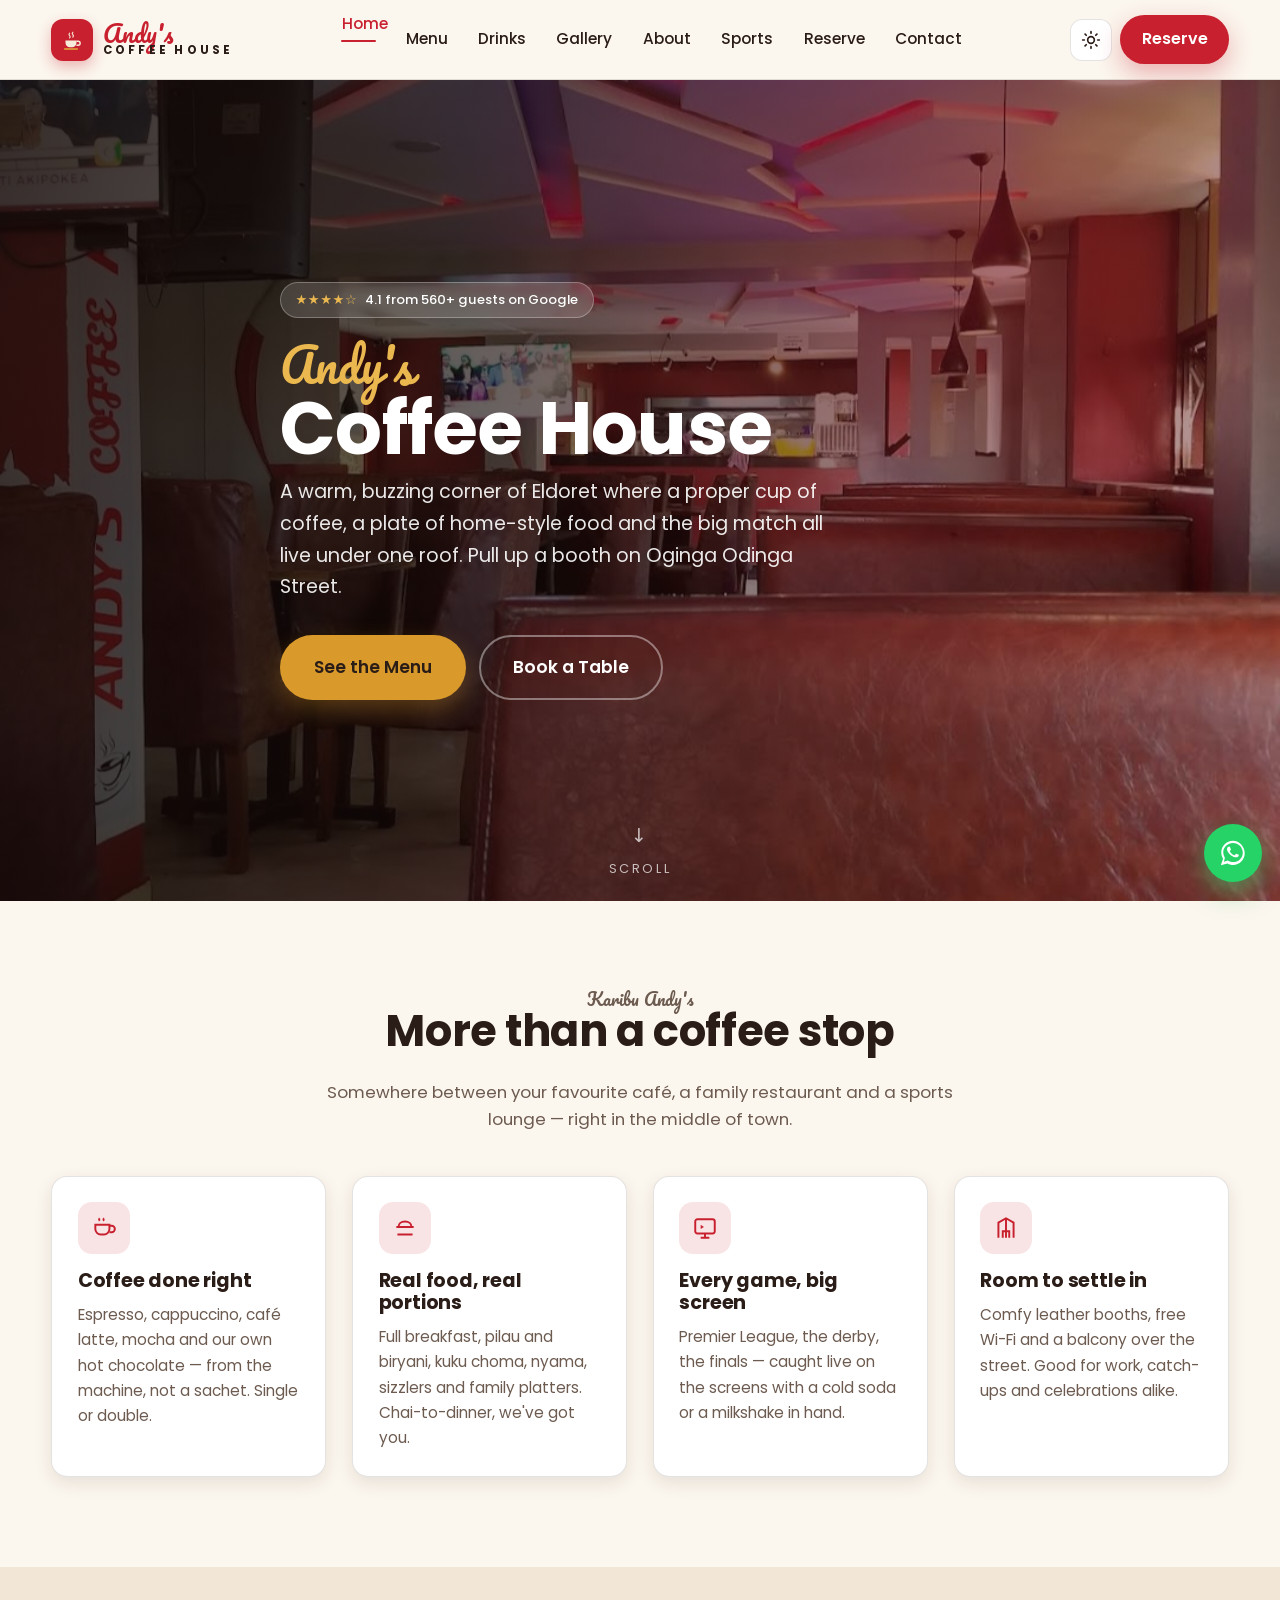
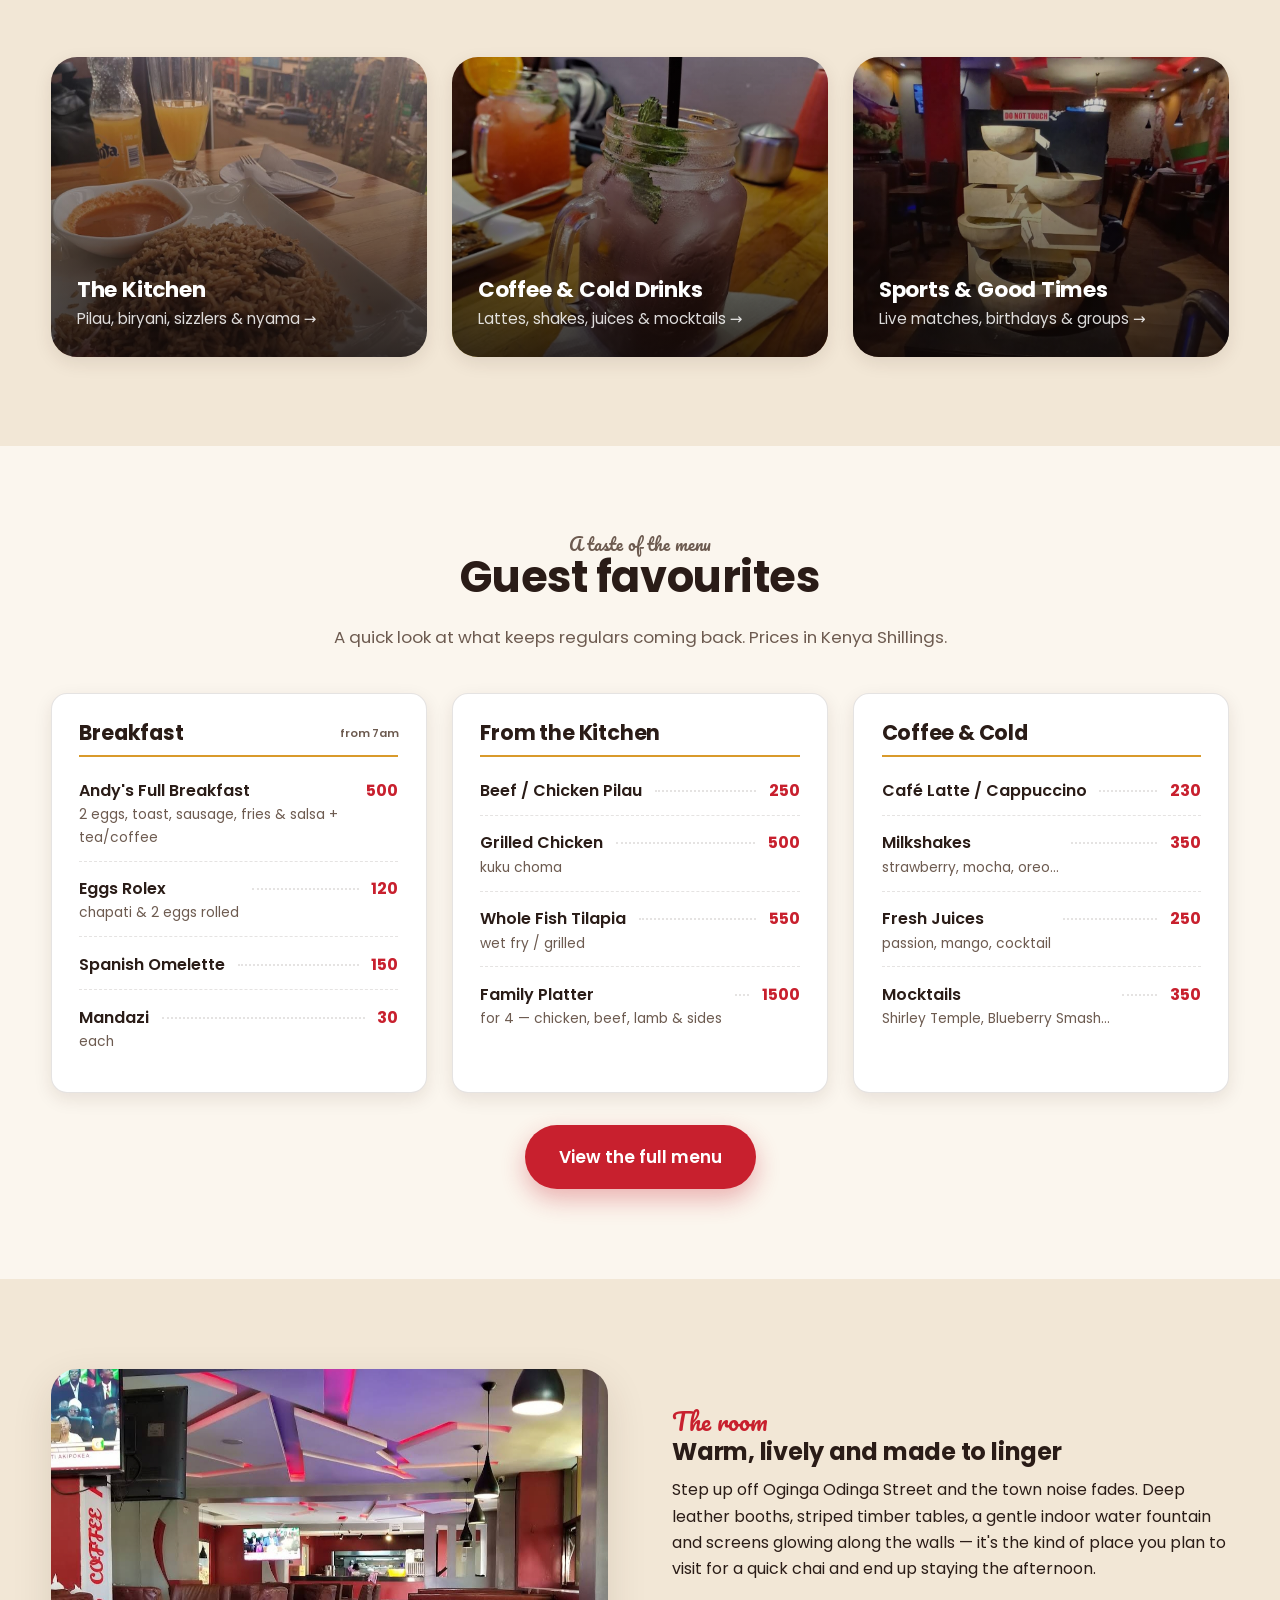
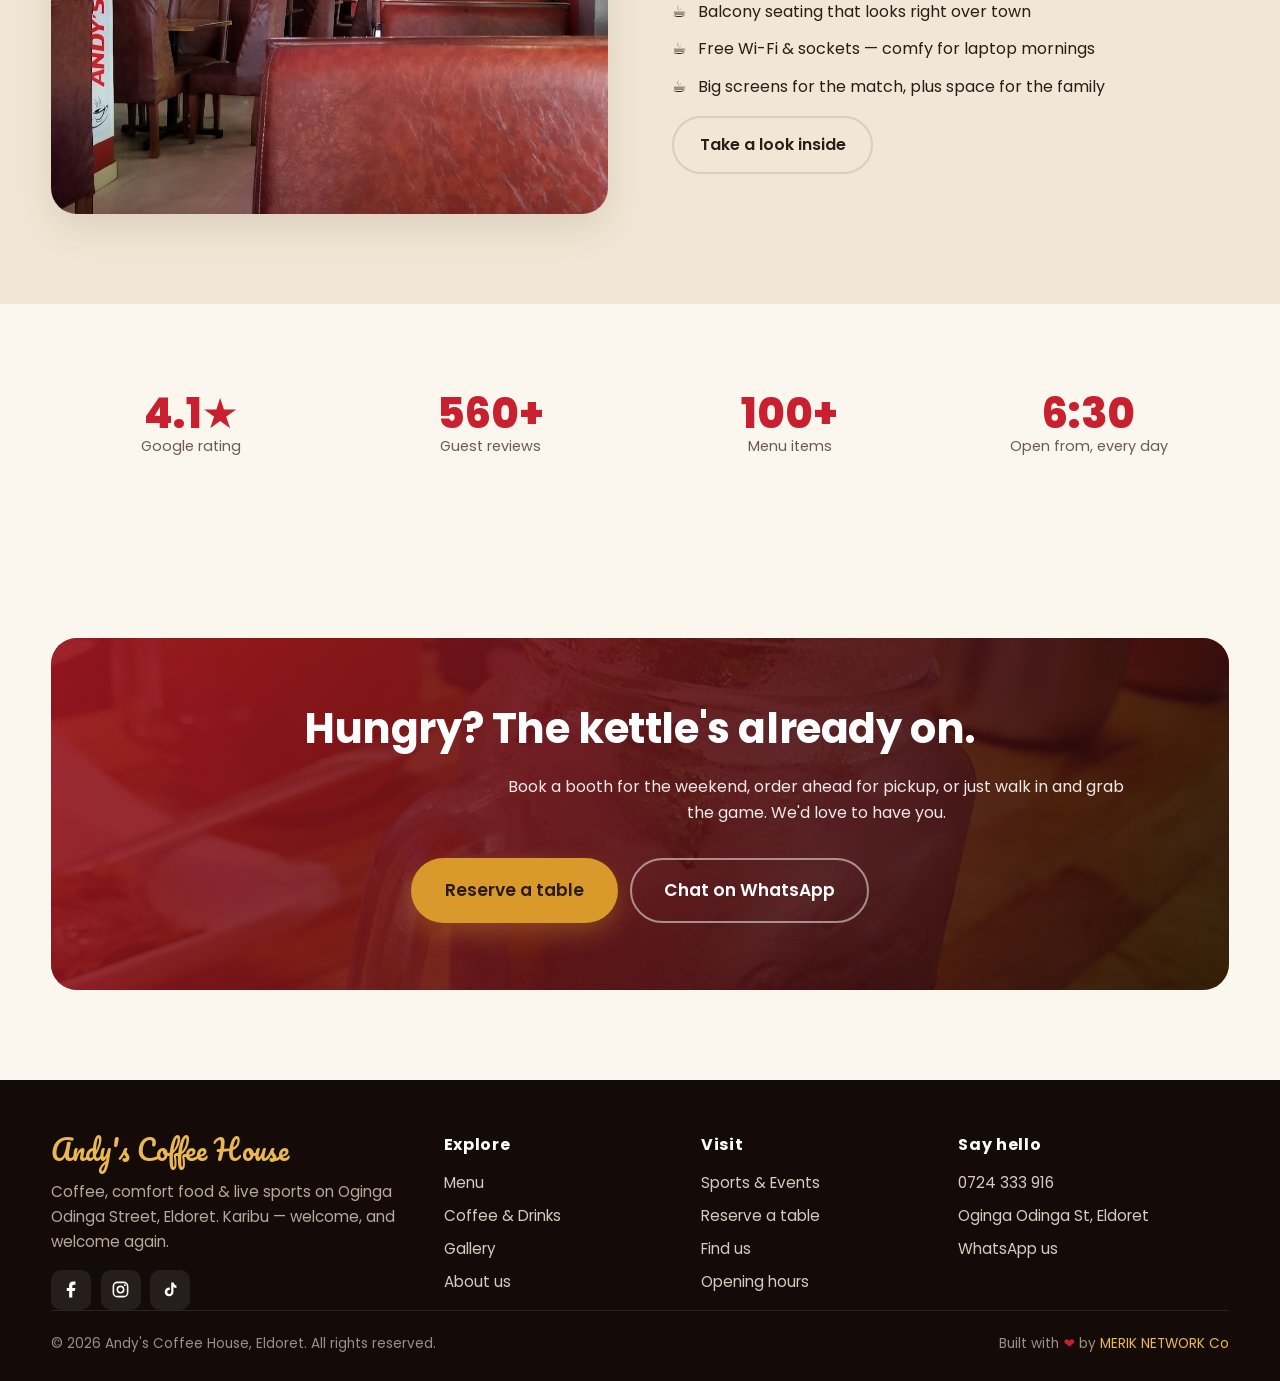
<file: index.html>
<!DOCTYPE html>
<html lang="en">
<head>
<meta charset="UTF-8">
<meta name="viewport" content="width=device-width, initial-scale=1.0">
<title>Andy's Coffee House — Coffee, Comfort Food & Live Sports in Eldoret</title>
<meta name="description" content="Andy's Coffee House on Oginga Odinga Street, Eldoret — a warm, spacious spot for real coffee, hearty Kenyan meals, milkshakes and mocktails, with live sports on big screens. Rated 4.1★ by 560+ guests.">
<meta name="theme-color" content="#c8202e">
<link rel="canonical" href="https://andys.bizyetu.co.ke/">

<!-- Open Graph / social -->
<meta property="og:type" content="restaurant">
<meta property="og:title" content="Andy's Coffee House — Eldoret">
<meta property="og:description" content="Real coffee, hearty meals and live sports on Oginga Odinga Street, Eldoret. Come for breakfast, stay for the game.">
<meta property="og:image" content="https://andys.bizyetu.co.ke/images/interior-lounge.jpg">
<meta property="og:url" content="https://andys.bizyetu.co.ke/">
<meta property="og:locale" content="en_KE">
<meta name="twitter:card" content="summary_large_image">

<link rel="icon" href="favicon.svg" type="image/svg+xml">
<link rel="preconnect" href="https://fonts.googleapis.com">
<link rel="preconnect" href="https://fonts.gstatic.com" crossorigin>
<link href="https://fonts.googleapis.com/css2?family=Pacifico&family=Poppins:wght@400;500;600;700;800&display=swap" rel="stylesheet">
<link rel="stylesheet" href="css/styles.css">

<!-- schema.org: this is a real place -->
<script type="application/ld+json">
{
  "@context": "https://schema.org",
  "@type": "CafeOrCoffeeShop",
  "name": "Andy's Coffee House",
  "image": "https://andys.bizyetu.co.ke/images/interior-lounge.jpg",
  "servesCuisine": ["Coffee", "Kenyan", "Fast food", "Breakfast"],
  "priceRange": "KSh 30 – 1500",
  "telephone": "+254724333916",
  "url": "https://andys.bizyetu.co.ke/",
  "address": {
    "@type": "PostalAddress",
    "streetAddress": "Sirgoi Plaza, 2nd Floor, Oginga Odinga Street",
    "addressLocality": "Eldoret",
    "addressCountry": "KE"
  },
  "aggregateRating": {
    "@type": "AggregateRating",
    "ratingValue": "4.1",
    "reviewCount": "563"
  }
}
</script>
</head>
<body>

<!-- ===== Header ===== -->
<header class="site-header">
  <div class="wrap nav">
    <a class="brand" href="index.html" aria-label="Andy's Coffee House home">
      <span class="mark">
        <svg viewBox="0 0 64 64" aria-hidden="true">
          <g fill="none" stroke="#f7ecd9" stroke-width="3" stroke-linecap="round" opacity=".9">
            <path d="M26 15c-2 2-2 4 0 6s2 4 0 6"/><path d="M34 13c-2 2-2 4 0 6s2 4 0 6"/>
          </g>
          <path d="M16 33h27v6a11 11 0 0 1-11 11H27a11 11 0 0 1-11-11z" fill="#f7ecd9"/>
          <path d="M43 35h4a5 5 0 0 1 0 10h-4" fill="none" stroke="#f7ecd9" stroke-width="3.6"/>
          <rect x="12" y="52" width="35" height="4" rx="2" fill="#e0a93a"/>
        </svg>
      </span>
      <span class="brand-text">
        <span class="andys">Andy's</span>
        <span class="ch">Coffee House</span>
      </span>
    </a>

    <nav>
      <ul class="nav-links">
        <li class="nav-close"><button class="icon-btn nav-close-btn" aria-label="Close menu">✕</button></li>
        <li><a href="index.html" class="active">Home</a></li>
        <li><a href="menu/">Menu</a></li>
        <li><a href="drinks/">Drinks</a></li>
        <li><a href="gallery/">Gallery</a></li>
        <li><a href="about/">About</a></li>
        <li><a href="events/">Sports</a></li>
        <li><a href="reserve/">Reserve</a></li>
        <li><a href="contact/">Contact</a></li>
      </ul>
    </nav>

    <div class="nav-actions">
      <button class="icon-btn theme-toggle" aria-label="Switch light / dark theme">
        <svg class="sun" viewBox="0 0 24 24" fill="none" stroke="currentColor" stroke-width="2" stroke-linecap="round"><circle cx="12" cy="12" r="4"/><path d="M12 2v2M12 20v2M4.9 4.9l1.4 1.4M17.7 17.7l1.4 1.4M2 12h2M20 12h2M4.9 19.1l1.4-1.4M17.7 6.3l1.4-1.4"/></svg>
        <svg class="moon" viewBox="0 0 24 24" fill="currentColor"><path d="M21 12.8A9 9 0 1 1 11.2 3a7 7 0 0 0 9.8 9.8z"/></svg>
      </button>
      <a href="reserve/" class="btn btn-primary" style="padding:.6rem 1.2rem">Reserve</a>
      <button class="icon-btn hamburger" aria-label="Open menu">
        <svg viewBox="0 0 24 24" fill="none" stroke="currentColor" stroke-width="2" stroke-linecap="round"><path d="M3 6h18M3 12h18M3 18h18"/></svg>
      </button>
    </div>
  </div>
</header>
<div class="nav-backdrop"></div>

<!-- ===== Hero ===== -->
<section class="hero">
  <div class="wrap hero-inner">
    <span class="badge"><span class="stars">★★★★☆</span> 4.1 from 560+ guests on Google</span>
    <h1><span class="script">Andy's</span> Coffee House</h1>
    <p>A warm, buzzing corner of Eldoret where a proper cup of coffee, a plate of home-style food and the big match all live under one roof. Pull up a booth on Oginga Odinga Street.</p>
    <div class="hero-cta">
      <a href="menu/" class="btn btn-gold btn-lg">See the Menu</a>
      <a href="reserve/" class="btn btn-ghost btn-lg" style="color:#fff;border-color:rgba(255,255,255,.4)">Book a Table</a>
    </div>
  </div>
  <div class="scroll-hint"><span>↓</span> Scroll</div>
</section>

<!-- ===== Why Andy's ===== -->
<section>
  <div class="wrap">
    <div class="section-head center reveal">
      <p class="eyebrow">Karibu Andy's</p>
      <h2>More than a coffee stop</h2>
      <p>Somewhere between your favourite café, a family restaurant and a sports lounge — right in the middle of town.</p>
    </div>

    <div class="grid g-4">
      <article class="card reveal">
        <span class="ico"><svg viewBox="0 0 24 24" fill="none" stroke="currentColor" stroke-width="1.8"><path d="M4 9h13v4a5 5 0 0 1-5 5H9a5 5 0 0 1-5-5z"/><path d="M17 10h2a3 3 0 0 1 0 6h-2"/><path d="M8 3c-.7.8-.7 1.6 0 2.4M12 3c-.7.8-.7 1.6 0 2.4"/></svg></span>
        <h3>Coffee done right</h3>
        <p>Espresso, cappuccino, café latte, mocha and our own hot chocolate — from the machine, not a sachet. Single or double.</p>
      </article>
      <article class="card reveal d1">
        <span class="ico"><svg viewBox="0 0 24 24" fill="none" stroke="currentColor" stroke-width="1.8"><path d="M4 11h16M6 11c0-3 2.5-5 6-5s6 2 6 5M8 15h.01M12 15h.01M16 15h.01M5 18h14"/></svg></span>
        <h3>Real food, real portions</h3>
        <p>Full breakfast, pilau and biryani, kuku choma, nyama, sizzlers and family platters. Chai-to-dinner, we've got you.</p>
      </article>
      <article class="card reveal d2">
        <span class="ico"><svg viewBox="0 0 24 24" fill="none" stroke="currentColor" stroke-width="1.8"><rect x="3" y="4" width="18" height="13" rx="2"/><path d="M8 21h8M12 17v4"/><path d="M8 9l3 2-3 2z" fill="currentColor" stroke="none"/></svg></span>
        <h3>Every game, big screen</h3>
        <p>Premier League, the derby, the finals — caught live on the screens with a cold soda or a milkshake in hand.</p>
      </article>
      <article class="card reveal d3">
        <span class="ico"><svg viewBox="0 0 24 24" fill="none" stroke="currentColor" stroke-width="1.8"><path d="M5 21V7l7-4 7 4v14"/><path d="M9 21v-6h6v6"/><path d="M12 3v18"/></svg></span>
        <h3>Room to settle in</h3>
        <p>Comfy leather booths, free Wi-Fi and a balcony over the street. Good for work, catch-ups and celebrations alike.</p>
      </article>
    </div>
  </div>
</section>

<!-- ===== Feature photo cards ===== -->
<section class="bg-alt">
  <div class="wrap">
    <div class="grid g-3">
      <a href="menu/" class="feature reveal">
        <img src="images/food-pilau-streetview.jpg" alt="A plate of beef pilau with kachumbari by the window at Andy's">
        <div class="feature-body">
          <h3>The Kitchen</h3>
          <p>Pilau, biryani, sizzlers &amp; nyama →</p>
        </div>
      </a>
      <a href="drinks/" class="feature reveal d1">
        <img src="images/drink-mocktail-jars.jpg" alt="Frosted mason jars of house mocktails garnished with mint">
        <div class="feature-body">
          <h3>Coffee &amp; Cold Drinks</h3>
          <p>Lattes, shakes, juices &amp; mocktails →</p>
        </div>
      </a>
      <a href="events/" class="feature reveal d2">
        <img src="images/interior-fountain.jpg" alt="The cascading stone water feature inside Andy's Coffee House">
        <div class="feature-body">
          <h3>Sports &amp; Good Times</h3>
          <p>Live matches, birthdays &amp; groups →</p>
        </div>
      </a>
    </div>
  </div>
</section>

<!-- ===== Menu teaser ===== -->
<section>
  <div class="wrap">
    <div class="section-head center reveal">
      <p class="eyebrow">A taste of the menu</p>
      <h2>Guest favourites</h2>
      <p>A quick look at what keeps regulars coming back. Prices in Kenya Shillings.</p>
    </div>

    <div class="grid g-3">
      <div class="menu-card reveal">
        <h3>Breakfast <span class="tag">from 7am</span></h3>
        <div class="menu-list">
          <div class="menu-row"><span class="dish">Andy's Full Breakfast <span class="desc">2 eggs, toast, sausage, fries &amp; salsa + tea/coffee</span></span><span class="dots"></span><span class="price">500</span></div>
          <div class="menu-row"><span class="dish">Eggs Rolex <span class="desc">chapati &amp; 2 eggs rolled</span></span><span class="dots"></span><span class="price">120</span></div>
          <div class="menu-row"><span class="dish">Spanish Omelette</span><span class="dots"></span><span class="price">150</span></div>
          <div class="menu-row"><span class="dish">Mandazi <span class="desc">each</span></span><span class="dots"></span><span class="price">30</span></div>
        </div>
      </div>

      <div class="menu-card reveal d1">
        <h3>From the Kitchen</h3>
        <div class="menu-list">
          <div class="menu-row"><span class="dish">Beef / Chicken Pilau</span><span class="dots"></span><span class="price">250</span></div>
          <div class="menu-row"><span class="dish">Grilled Chicken <span class="desc">kuku choma</span></span><span class="dots"></span><span class="price">500</span></div>
          <div class="menu-row"><span class="dish">Whole Fish Tilapia <span class="desc">wet fry / grilled</span></span><span class="dots"></span><span class="price">550</span></div>
          <div class="menu-row"><span class="dish">Family Platter <span class="desc">for 4 — chicken, beef, lamb &amp; sides</span></span><span class="dots"></span><span class="price">1500</span></div>
        </div>
      </div>

      <div class="menu-card reveal d2">
        <h3>Coffee &amp; Cold</h3>
        <div class="menu-list">
          <div class="menu-row"><span class="dish">Café Latte / Cappuccino</span><span class="dots"></span><span class="price">230</span></div>
          <div class="menu-row"><span class="dish">Milkshakes <span class="desc">strawberry, mocha, oreo…</span></span><span class="dots"></span><span class="price">350</span></div>
          <div class="menu-row"><span class="dish">Fresh Juices <span class="desc">passion, mango, cocktail</span></span><span class="dots"></span><span class="price">250</span></div>
          <div class="menu-row"><span class="dish">Mocktails <span class="desc">Shirley Temple, Blueberry Smash…</span></span><span class="dots"></span><span class="price">350</span></div>
        </div>
      </div>
    </div>

    <div class="text-center mt-2 reveal">
      <a href="menu/" class="btn btn-primary btn-lg">View the full menu</a>
    </div>
  </div>
</section>

<!-- ===== The room ===== -->
<section class="bg-alt">
  <div class="wrap split">
    <div class="split-media reveal">
      <img src="images/interior-lounge.jpg" alt="Warm leather booths and mood lighting inside Andy's Coffee House">
    </div>
    <div class="reveal d1">
      <p class="eyebrow">The room</p>
      <h2>Warm, lively and made to linger</h2>
      <p>Step up off Oginga Odinga Street and the town noise fades. Deep leather booths, striped timber tables, a gentle indoor water fountain and screens glowing along the walls — it's the kind of place you plan to visit for a quick chai and end up staying the afternoon.</p>
      <ul class="list-check">
        <li>Balcony seating that looks right over town</li>
        <li>Free Wi-Fi &amp; sockets — comfy for laptop mornings</li>
        <li>Big screens for the match, plus space for the family</li>
      </ul>
      <a href="gallery/" class="btn btn-ghost">Take a look inside</a>
    </div>
  </div>
</section>

<!-- ===== Stats ===== -->
<section>
  <div class="wrap">
    <div class="stats">
      <div class="stat reveal"><div class="num">4.1★</div><div class="lab">Google rating</div></div>
      <div class="stat reveal d1"><div class="num">560+</div><div class="lab">Guest reviews</div></div>
      <div class="stat reveal d2"><div class="num">100+</div><div class="lab">Menu items</div></div>
      <div class="stat reveal d3"><div class="num">6:30</div><div class="lab">Open from, every day</div></div>
    </div>
  </div>
</section>

<!-- ===== CTA band ===== -->
<section>
  <div class="wrap">
    <div class="cta-band reveal">
      <h2>Hungry? The kettle's already on.</h2>
      <p>Book a booth for the weekend, order ahead for pickup, or just walk in and grab the game. We'd love to have you.</p>
      <div class="hero-cta">
        <a href="reserve/" class="btn btn-gold btn-lg">Reserve a table</a>
        <a data-wa-hello class="btn btn-ghost btn-lg" style="color:#fff;border-color:rgba(255,255,255,.5)" target="_blank" rel="noopener">Chat on WhatsApp</a>
      </div>
    </div>
  </div>
</section>

<!-- ===== Footer ===== -->
<footer class="site-footer">
  <div class="wrap">
    <div class="footer-grid">
      <div class="footer-brand">
        <span class="andys">Andy's Coffee House</span>
        <p>Coffee, comfort food &amp; live sports on Oginga Odinga Street, Eldoret. Karibu — welcome, and welcome again.</p>
        <div class="social-row">
          <a href="https://www.facebook.com/61573429738245" target="_blank" rel="noopener" aria-label="Facebook"><svg viewBox="0 0 24 24" fill="currentColor"><path d="M13 22v-8h3l1-4h-4V8c0-1 .5-2 2-2h2V2h-3c-3 0-5 2-5 5v3H6v4h3v8z"/></svg></a>
          <a href="https://www.instagram.com/andys_coffeehouse/" target="_blank" rel="noopener" aria-label="Instagram"><svg viewBox="0 0 24 24" fill="none" stroke="currentColor" stroke-width="2"><rect x="3" y="3" width="18" height="18" rx="5"/><circle cx="12" cy="12" r="4"/><circle cx="17.5" cy="6.5" r="1.2" fill="currentColor" stroke="none"/></svg></a>
          <a href="https://www.tiktok.com/discover/andys-coffee-house-eldoret" target="_blank" rel="noopener" aria-label="TikTok"><svg viewBox="0 0 24 24" fill="currentColor"><path d="M16 3c.3 2 1.6 3.6 3.5 4v3c-1.4 0-2.7-.4-3.8-1.1V15a5.5 5.5 0 1 1-5.5-5.5c.3 0 .6 0 .9.1v3.1a2.5 2.5 0 1 0 1.8 2.4V3z"/></svg></a>
        </div>
      </div>
      <div>
        <h4>Explore</h4>
        <ul class="footer-links">
          <li><a href="menu/">Menu</a></li>
          <li><a href="drinks/">Coffee &amp; Drinks</a></li>
          <li><a href="gallery/">Gallery</a></li>
          <li><a href="about/">About us</a></li>
        </ul>
      </div>
      <div>
        <h4>Visit</h4>
        <ul class="footer-links">
          <li><a href="events/">Sports &amp; Events</a></li>
          <li><a href="reserve/">Reserve a table</a></li>
          <li><a href="contact/">Find us</a></li>
          <li><a href="contact/">Opening hours</a></li>
        </ul>
      </div>
      <div>
        <h4>Say hello</h4>
        <ul class="footer-links">
          <li><a data-phone-primary href="tel:+254724333916">0724 333 916</a></li>
          <li><a data-maps href="#" target="_blank" rel="noopener">Oginga Odinga St, Eldoret</a></li>
          <li><a data-wa-hello href="#" target="_blank" rel="noopener">WhatsApp us</a></li>
        </ul>
      </div>
    </div>
    <div class="footer-bottom">
      <p>© <span data-year>2026</span> Andy's Coffee House, Eldoret. All rights reserved.</p>
      <p>Built with <span class="heart">❤</span> by <a href="https://merikagency.com" target="_blank" rel="noopener">MERIK NETWORK Co</a></p>
    </div>
  </div>
</footer>

<!-- Floating WhatsApp -->
<a class="wa-float" data-wa-hello href="#" target="_blank" rel="noopener" aria-label="Chat with Andy's on WhatsApp">
  <svg viewBox="0 0 32 32" fill="currentColor"><path d="M16 3C9 3 3.5 8.5 3.5 15.5c0 2.4.7 4.7 1.9 6.7L3 29l7-1.8c1.9 1 4 1.6 6 1.6 7 0 12.5-5.5 12.5-12.5S23 3 16 3zm0 22.7c-1.8 0-3.6-.5-5.1-1.4l-.4-.2-4.2 1.1 1.1-4.1-.2-.4a10 10 0 0 1-1.6-5.5C5.6 9.9 10.2 5.3 16 5.3S26.4 9.9 26.4 15.6 21.8 25.7 16 25.7zm5.7-7.8c-.3-.2-1.8-.9-2.1-1-.3-.1-.5-.2-.7.2s-.8 1-1 1.2-.4.2-.7 0c-.3-.2-1.3-.5-2.6-1.6-1-.9-1.6-1.9-1.8-2.3s0-.5.1-.7l.5-.6c.2-.2.2-.3.3-.5s0-.4 0-.6c-.1-.2-.7-1.7-1-2.3-.3-.6-.5-.5-.7-.5h-.6c-.2 0-.5.1-.8.4-.3.3-1 1-1 2.5s1.1 2.9 1.2 3.1c.2.2 2.2 3.4 5.4 4.7.8.3 1.3.5 1.8.6.7.2 1.4.2 1.9.1.6-.1 1.8-.7 2-1.5.3-.7.3-1.4.2-1.5-.1-.2-.3-.2-.6-.4z"/></svg>
</a>

<script src="js/main.js"></script>
</body>
</html>
</file>
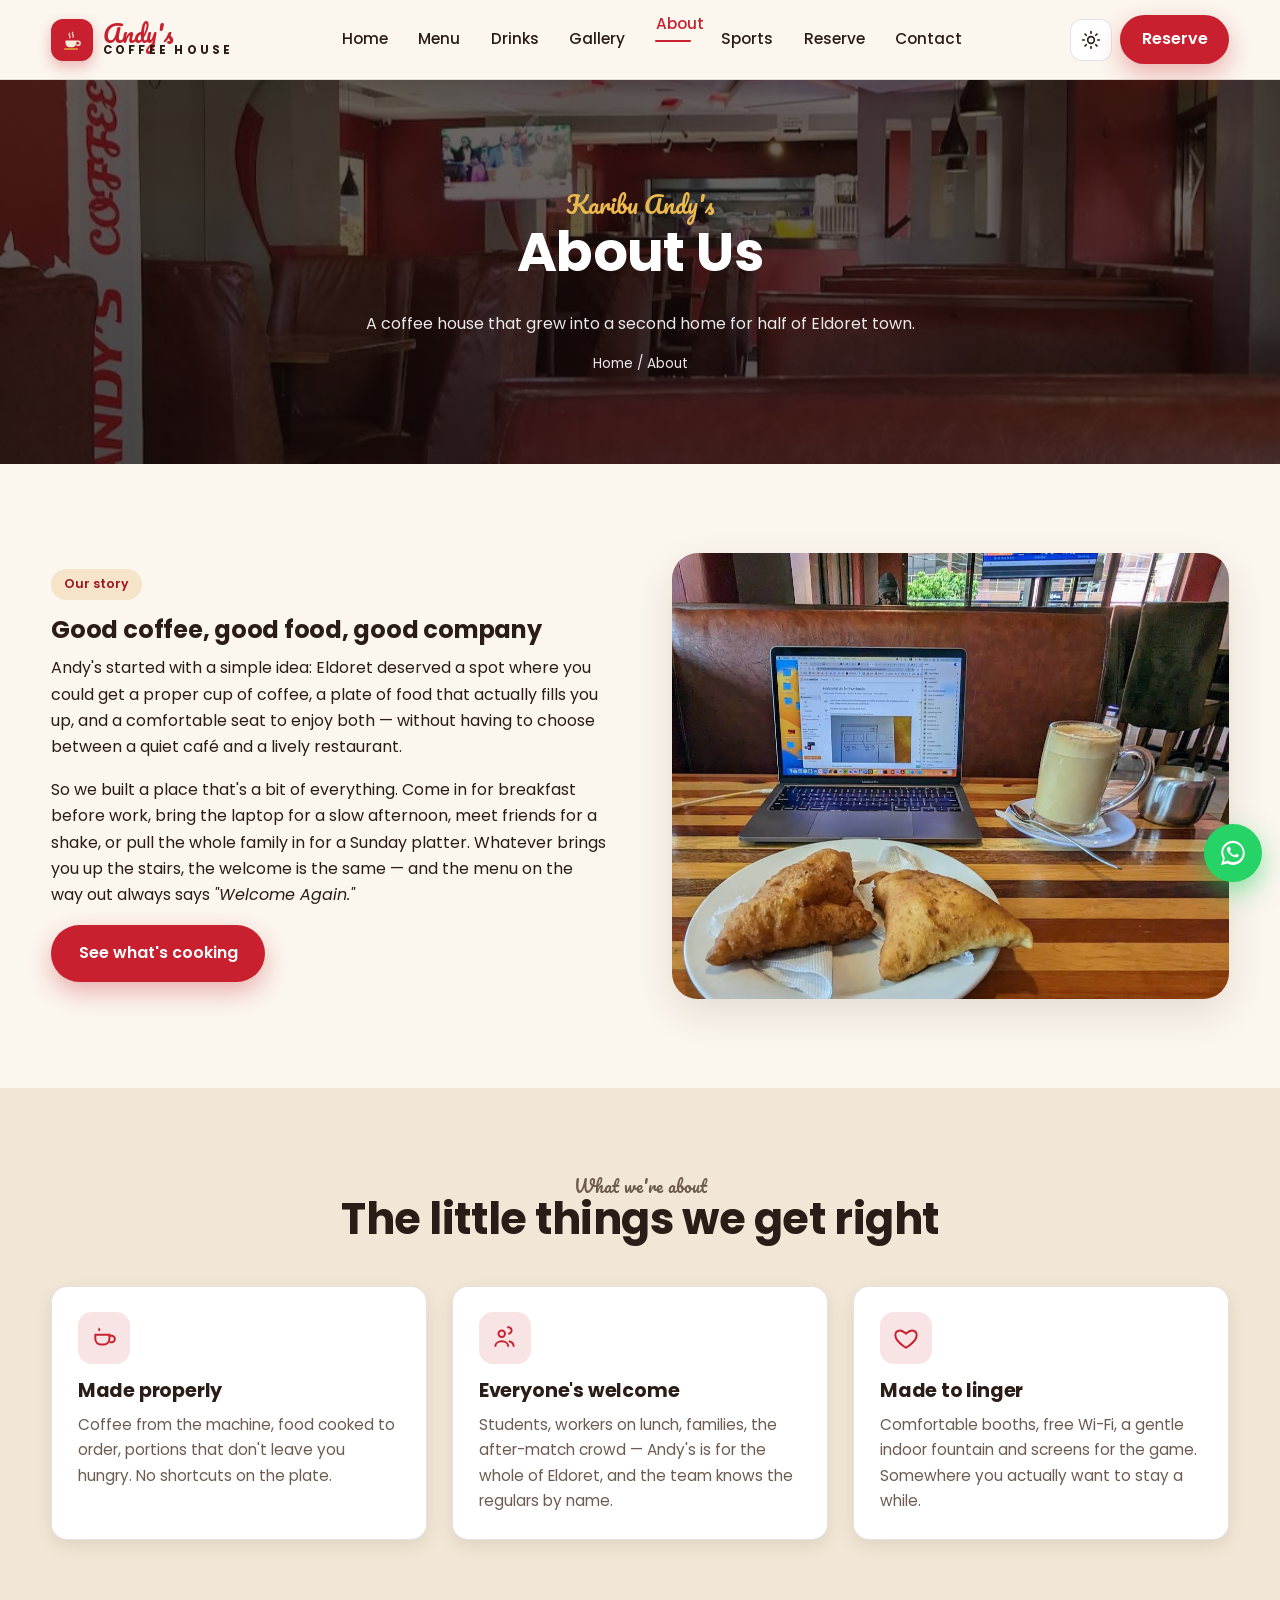
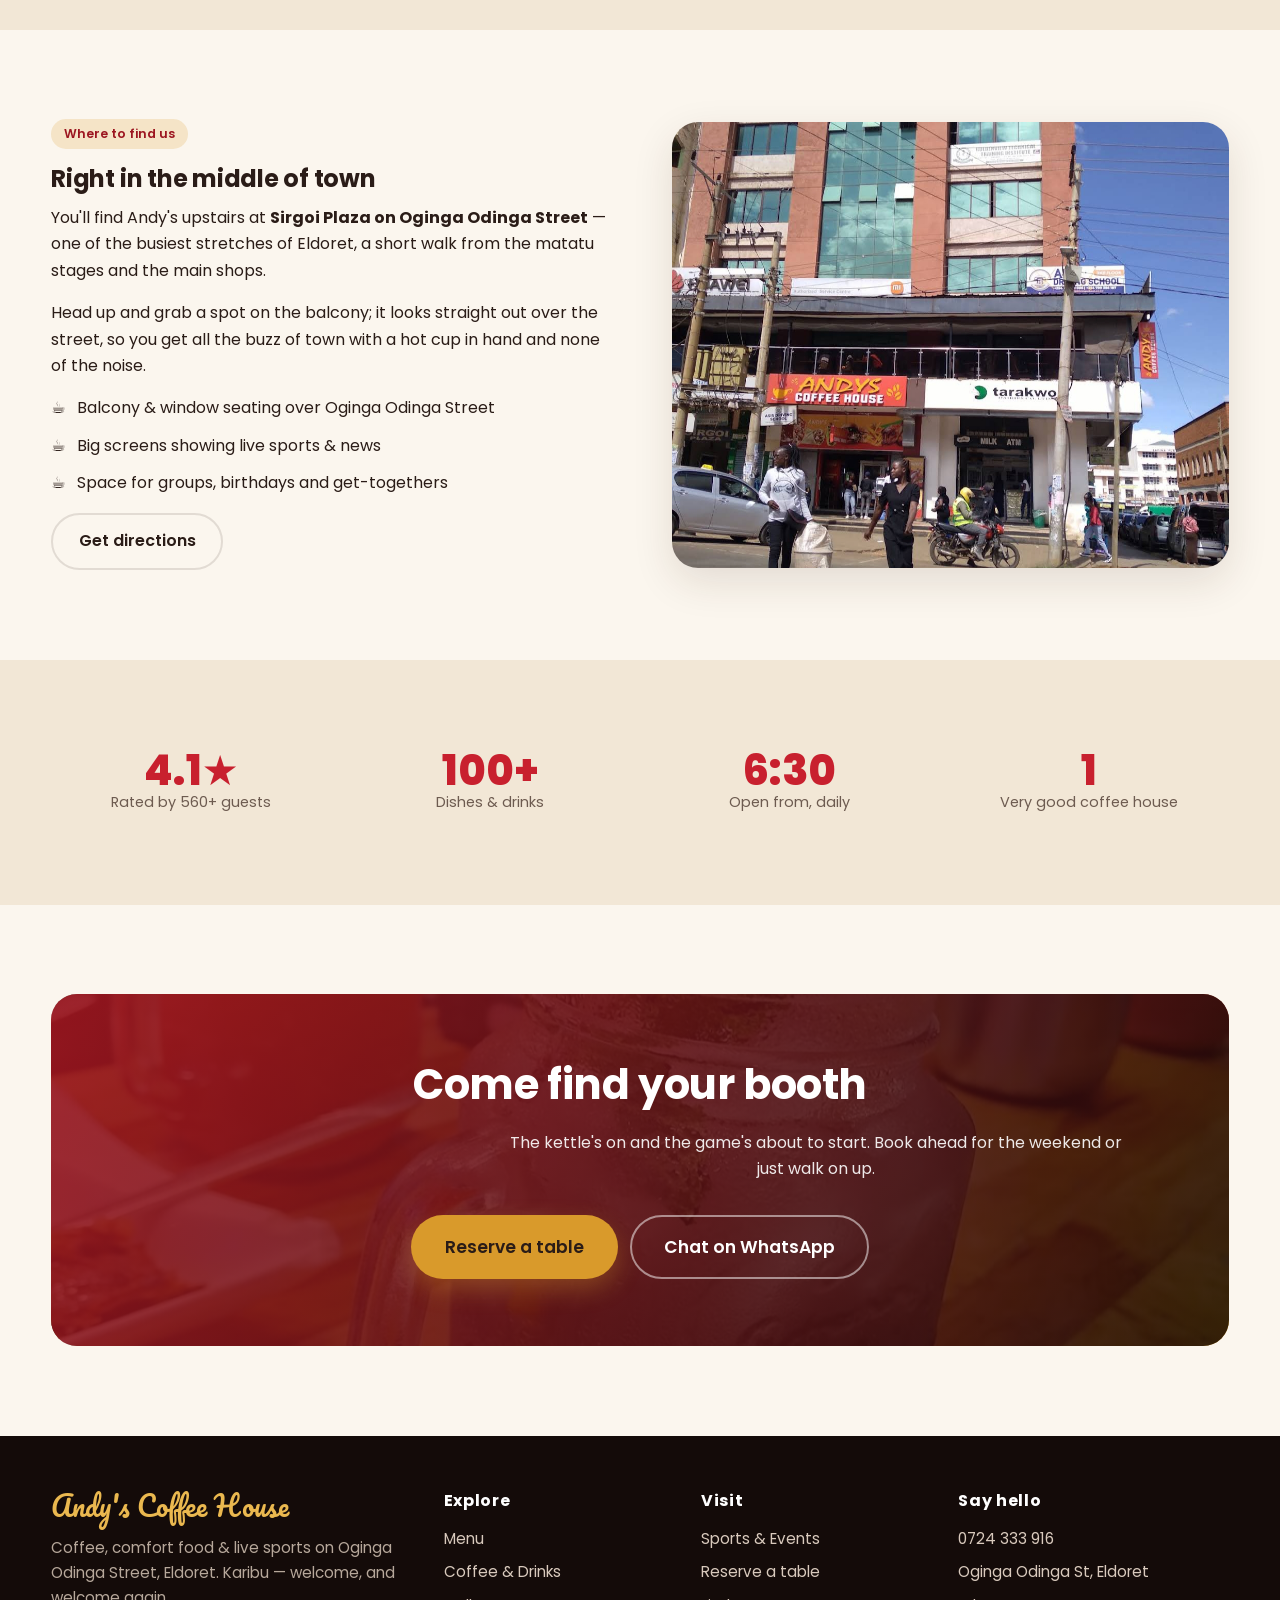
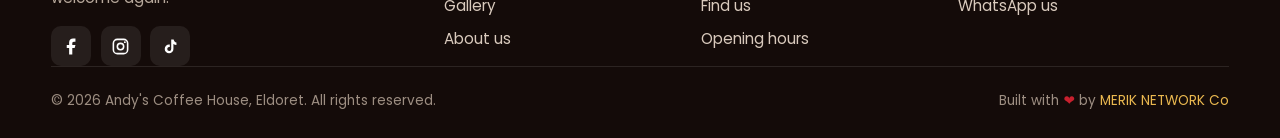
<file: about/index.html>
<!DOCTYPE html>
<html lang="en">
<head>
<meta charset="UTF-8">
<meta name="viewport" content="width=device-width, initial-scale=1.0">
<title>About — Andy's Coffee House, Eldoret</title>
<meta name="description" content="The story behind Andy's Coffee House on Oginga Odinga Street, Eldoret — a warm, spacious spot for coffee, good food and the big match, run by a team that treats every guest like a regular.">
<meta name="theme-color" content="#c8202e">
<link rel="canonical" href="https://andys.bizyetu.co.ke/about/">
<meta property="og:type" content="website">
<meta property="og:title" content="About — Andy's Coffee House, Eldoret">
<meta property="og:description" content="Coffee, comfort food and community in the heart of Eldoret town.">
<meta property="og:image" content="https://andys.bizyetu.co.ke/images/interior-lounge.jpg">
<meta property="og:url" content="https://andys.bizyetu.co.ke/about/">
<link rel="icon" href="../favicon.svg" type="image/svg+xml">
<link rel="preconnect" href="https://fonts.googleapis.com">
<link rel="preconnect" href="https://fonts.gstatic.com" crossorigin>
<link href="https://fonts.googleapis.com/css2?family=Pacifico&family=Poppins:wght@400;500;600;700;800&display=swap" rel="stylesheet">
<link rel="stylesheet" href="../css/styles.css">
</head>
<body>

<header class="site-header">
  <div class="wrap nav">
    <a class="brand" href="../index.html" aria-label="Andy's Coffee House home">
      <span class="mark"><svg viewBox="0 0 64 64" aria-hidden="true"><g fill="none" stroke="#f7ecd9" stroke-width="3" stroke-linecap="round" opacity=".9"><path d="M26 15c-2 2-2 4 0 6s2 4 0 6"/><path d="M34 13c-2 2-2 4 0 6s2 4 0 6"/></g><path d="M16 33h27v6a11 11 0 0 1-11 11H27a11 11 0 0 1-11-11z" fill="#f7ecd9"/><path d="M43 35h4a5 5 0 0 1 0 10h-4" fill="none" stroke="#f7ecd9" stroke-width="3.6"/><rect x="12" y="52" width="35" height="4" rx="2" fill="#e0a93a"/></svg></span>
      <span class="brand-text"><span class="andys">Andy's</span><span class="ch">Coffee House</span></span>
    </a>
    <nav>
      <ul class="nav-links">
        <li class="nav-close"><button class="icon-btn nav-close-btn" aria-label="Close menu">✕</button></li>
        <li><a href="../index.html">Home</a></li>
        <li><a href="../menu/">Menu</a></li>
        <li><a href="../drinks/">Drinks</a></li>
        <li><a href="../gallery/">Gallery</a></li>
        <li><a href="../about/" class="active">About</a></li>
        <li><a href="../events/">Sports</a></li>
        <li><a href="../reserve/">Reserve</a></li>
        <li><a href="../contact/">Contact</a></li>
      </ul>
    </nav>
    <div class="nav-actions">
      <button class="icon-btn theme-toggle" aria-label="Switch light / dark theme"><svg class="sun" viewBox="0 0 24 24" fill="none" stroke="currentColor" stroke-width="2" stroke-linecap="round"><circle cx="12" cy="12" r="4"/><path d="M12 2v2M12 20v2M4.9 4.9l1.4 1.4M17.7 17.7l1.4 1.4M2 12h2M20 12h2M4.9 19.1l1.4-1.4M17.7 6.3l1.4-1.4"/></svg><svg class="moon" viewBox="0 0 24 24" fill="currentColor"><path d="M21 12.8A9 9 0 1 1 11.2 3a7 7 0 0 0 9.8 9.8z"/></svg></button>
      <a href="../reserve/" class="btn btn-primary" style="padding:.6rem 1.2rem">Reserve</a>
      <button class="icon-btn hamburger" aria-label="Open menu"><svg viewBox="0 0 24 24" fill="none" stroke="currentColor" stroke-width="2" stroke-linecap="round"><path d="M3 6h18M3 12h18M3 18h18"/></svg></button>
    </div>
  </div>
</header>
<div class="nav-backdrop"></div>

<section class="page-banner" style="background-image:url('../images/interior-lounge.jpg')">
  <div class="wrap">
    <p class="eyebrow">Karibu Andy's</p>
    <h1>About Us</h1>
    <p>A coffee house that grew into a second home for half of Eldoret town.</p>
    <p class="crumbs"><a href="../index.html">Home</a> / About</p>
  </div>
</section>

<section>
  <div class="wrap split">
    <div class="reveal">
      <p class="pill">Our story</p>
      <h2>Good coffee, good food, good company</h2>
      <p>Andy's started with a simple idea: Eldoret deserved a spot where you could get a proper cup of coffee, a plate of food that actually fills you up, and a comfortable seat to enjoy both — without having to choose between a quiet café and a lively restaurant.</p>
      <p>So we built a place that's a bit of everything. Come in for breakfast before work, bring the laptop for a slow afternoon, meet friends for a shake, or pull the whole family in for a Sunday platter. Whatever brings you up the stairs, the welcome is the same — and the menu on the way out always says <em>"Welcome Again."</em></p>
      <a href="../menu/" class="btn btn-primary">See what's cooking</a>
    </div>
    <div class="split-media reveal d1"><img src="../images/food-samosa-latte.jpg" alt="A latte and samosas on a striped timber table"></div>
  </div>
</section>

<section class="bg-alt">
  <div class="wrap">
    <div class="section-head center reveal"><p class="eyebrow">What we're about</p><h2>The little things we get right</h2></div>
    <div class="grid g-3">
      <article class="card reveal">
        <span class="ico"><svg viewBox="0 0 24 24" fill="none" stroke="currentColor" stroke-width="1.8"><path d="M4 9h13v4a5 5 0 0 1-5 5H9a5 5 0 0 1-5-5z"/><path d="M17 10h2a3 3 0 0 1 0 6h-2"/><path d="M8 3c-.7.8-.7 1.6 0 2.4"/></svg></span>
        <h3>Made properly</h3>
        <p>Coffee from the machine, food cooked to order, portions that don't leave you hungry. No shortcuts on the plate.</p>
      </article>
      <article class="card reveal d1">
        <span class="ico"><svg viewBox="0 0 24 24" fill="none" stroke="currentColor" stroke-width="1.8"><circle cx="9" cy="8" r="3"/><path d="M15 8a3 3 0 1 0-1-5.8M3 20c0-3 2.7-5 6-5s6 2 6 5M15.5 15c2.5.4 4.5 2.3 4.5 5"/></svg></span>
        <h3>Everyone's welcome</h3>
        <p>Students, workers on lunch, families, the after-match crowd — Andy's is for the whole of Eldoret, and the team knows the regulars by name.</p>
      </article>
      <article class="card reveal d2">
        <span class="ico"><svg viewBox="0 0 24 24" fill="none" stroke="currentColor" stroke-width="1.8"><path d="M12 21s-7-4.3-9.3-9C1 8.5 3 5 6.5 5 8.6 5 10 6.3 12 8c2-1.7 3.4-3 5.5-3C21 5 23 8.5 21.3 12 19 16.7 12 21 12 21z"/></svg></span>
        <h3>Made to linger</h3>
        <p>Comfortable booths, free Wi-Fi, a gentle indoor fountain and screens for the game. Somewhere you actually want to stay a while.</p>
      </article>
    </div>
  </div>
</section>

<section>
  <div class="wrap split reverse">
    <div class="split-media reveal"><img src="../images/exterior-street.jpg" alt="The Andy's Coffee House frontage on Oginga Odinga Street, Eldoret"></div>
    <div class="reveal d1">
      <p class="pill">Where to find us</p>
      <h2>Right in the middle of town</h2>
      <p>You'll find Andy's upstairs at <strong>Sirgoi Plaza on Oginga Odinga Street</strong> — one of the busiest stretches of Eldoret, a short walk from the matatu stages and the main shops.</p>
      <p>Head up and grab a spot on the balcony; it looks straight out over the street, so you get all the buzz of town with a hot cup in hand and none of the noise.</p>
      <ul class="list-check">
        <li>Balcony &amp; window seating over Oginga Odinga Street</li>
        <li>Big screens showing live sports &amp; news</li>
        <li>Space for groups, birthdays and get-togethers</li>
      </ul>
      <a href="../contact/" class="btn btn-ghost">Get directions</a>
    </div>
  </div>
</section>

<section class="bg-alt">
  <div class="wrap">
    <div class="stats">
      <div class="stat reveal"><div class="num">4.1★</div><div class="lab">Rated by 560+ guests</div></div>
      <div class="stat reveal d1"><div class="num">100+</div><div class="lab">Dishes &amp; drinks</div></div>
      <div class="stat reveal d2"><div class="num">6:30</div><div class="lab">Open from, daily</div></div>
      <div class="stat reveal d3"><div class="num">1</div><div class="lab">Very good coffee house</div></div>
    </div>
  </div>
</section>

<section>
  <div class="wrap"><div class="cta-band reveal">
    <h2>Come find your booth</h2>
    <p>The kettle's on and the game's about to start. Book ahead for the weekend or just walk on up.</p>
    <div class="hero-cta"><a href="../reserve/" class="btn btn-gold btn-lg">Reserve a table</a><a data-wa-hello class="btn btn-ghost btn-lg" style="color:#fff;border-color:rgba(255,255,255,.5)" target="_blank" rel="noopener">Chat on WhatsApp</a></div>
  </div></div>
</section>

<footer class="site-footer">
  <div class="wrap">
    <div class="footer-grid">
      <div class="footer-brand">
        <span class="andys">Andy's Coffee House</span>
        <p>Coffee, comfort food &amp; live sports on Oginga Odinga Street, Eldoret. Karibu — welcome, and welcome again.</p>
        <div class="social-row">
          <a href="https://www.facebook.com/61573429738245" target="_blank" rel="noopener" aria-label="Facebook"><svg viewBox="0 0 24 24" fill="currentColor"><path d="M13 22v-8h3l1-4h-4V8c0-1 .5-2 2-2h2V2h-3c-3 0-5 2-5 5v3H6v4h3v8z"/></svg></a>
          <a href="https://www.instagram.com/andys_coffeehouse/" target="_blank" rel="noopener" aria-label="Instagram"><svg viewBox="0 0 24 24" fill="none" stroke="currentColor" stroke-width="2"><rect x="3" y="3" width="18" height="18" rx="5"/><circle cx="12" cy="12" r="4"/><circle cx="17.5" cy="6.5" r="1.2" fill="currentColor" stroke="none"/></svg></a>
          <a href="https://www.tiktok.com/discover/andys-coffee-house-eldoret" target="_blank" rel="noopener" aria-label="TikTok"><svg viewBox="0 0 24 24" fill="currentColor"><path d="M16 3c.3 2 1.6 3.6 3.5 4v3c-1.4 0-2.7-.4-3.8-1.1V15a5.5 5.5 0 1 1-5.5-5.5c.3 0 .6 0 .9.1v3.1a2.5 2.5 0 1 0 1.8 2.4V3z"/></svg></a>
        </div>
      </div>
      <div><h4>Explore</h4><ul class="footer-links"><li><a href="../menu/">Menu</a></li><li><a href="../drinks/">Coffee &amp; Drinks</a></li><li><a href="../gallery/">Gallery</a></li><li><a href="../about/">About us</a></li></ul></div>
      <div><h4>Visit</h4><ul class="footer-links"><li><a href="../events/">Sports &amp; Events</a></li><li><a href="../reserve/">Reserve a table</a></li><li><a href="../contact/">Find us</a></li><li><a href="../contact/">Opening hours</a></li></ul></div>
      <div><h4>Say hello</h4><ul class="footer-links"><li><a data-phone-primary href="tel:+254724333916">0724 333 916</a></li><li><a data-maps href="#" target="_blank" rel="noopener">Oginga Odinga St, Eldoret</a></li><li><a data-wa-hello href="#" target="_blank" rel="noopener">WhatsApp us</a></li></ul></div>
    </div>
    <div class="footer-bottom">
      <p>© <span data-year>2026</span> Andy's Coffee House, Eldoret. All rights reserved.</p>
      <p>Built with <span class="heart">❤</span> by <a href="https://merikagency.com" target="_blank" rel="noopener">MERIK NETWORK Co</a></p>
    </div>
  </div>
</footer>

<a class="wa-float" data-wa-hello href="#" target="_blank" rel="noopener" aria-label="Chat with Andy's on WhatsApp"><svg viewBox="0 0 32 32" fill="currentColor"><path d="M16 3C9 3 3.5 8.5 3.5 15.5c0 2.4.7 4.7 1.9 6.7L3 29l7-1.8c1.9 1 4 1.6 6 1.6 7 0 12.5-5.5 12.5-12.5S23 3 16 3zm0 22.7c-1.8 0-3.6-.5-5.1-1.4l-.4-.2-4.2 1.1 1.1-4.1-.2-.4a10 10 0 0 1-1.6-5.5C5.6 9.9 10.2 5.3 16 5.3S26.4 9.9 26.4 15.6 21.8 25.7 16 25.7zm5.7-7.8c-.3-.2-1.8-.9-2.1-1-.3-.1-.5-.2-.7.2s-.8 1-1 1.2-.4.2-.7 0c-.3-.2-1.3-.5-2.6-1.6-1-.9-1.6-1.9-1.8-2.3s0-.5.1-.7l.5-.6c.2-.2.2-.3.3-.5s0-.4 0-.6c-.1-.2-.7-1.7-1-2.3-.3-.6-.5-.5-.7-.5h-.6c-.2 0-.5.1-.8.4-.3.3-1 1-1 2.5s1.1 2.9 1.2 3.1c.2.2 2.2 3.4 5.4 4.7.8.3 1.3.5 1.8.6.7.2 1.4.2 1.9.1.6-.1 1.8-.7 2-1.5.3-.7.3-1.4.2-1.5-.1-.2-.3-.2-.6-.4z"/></svg></a>

<script src="../js/main.js"></script>
</body>
</html>
</file>
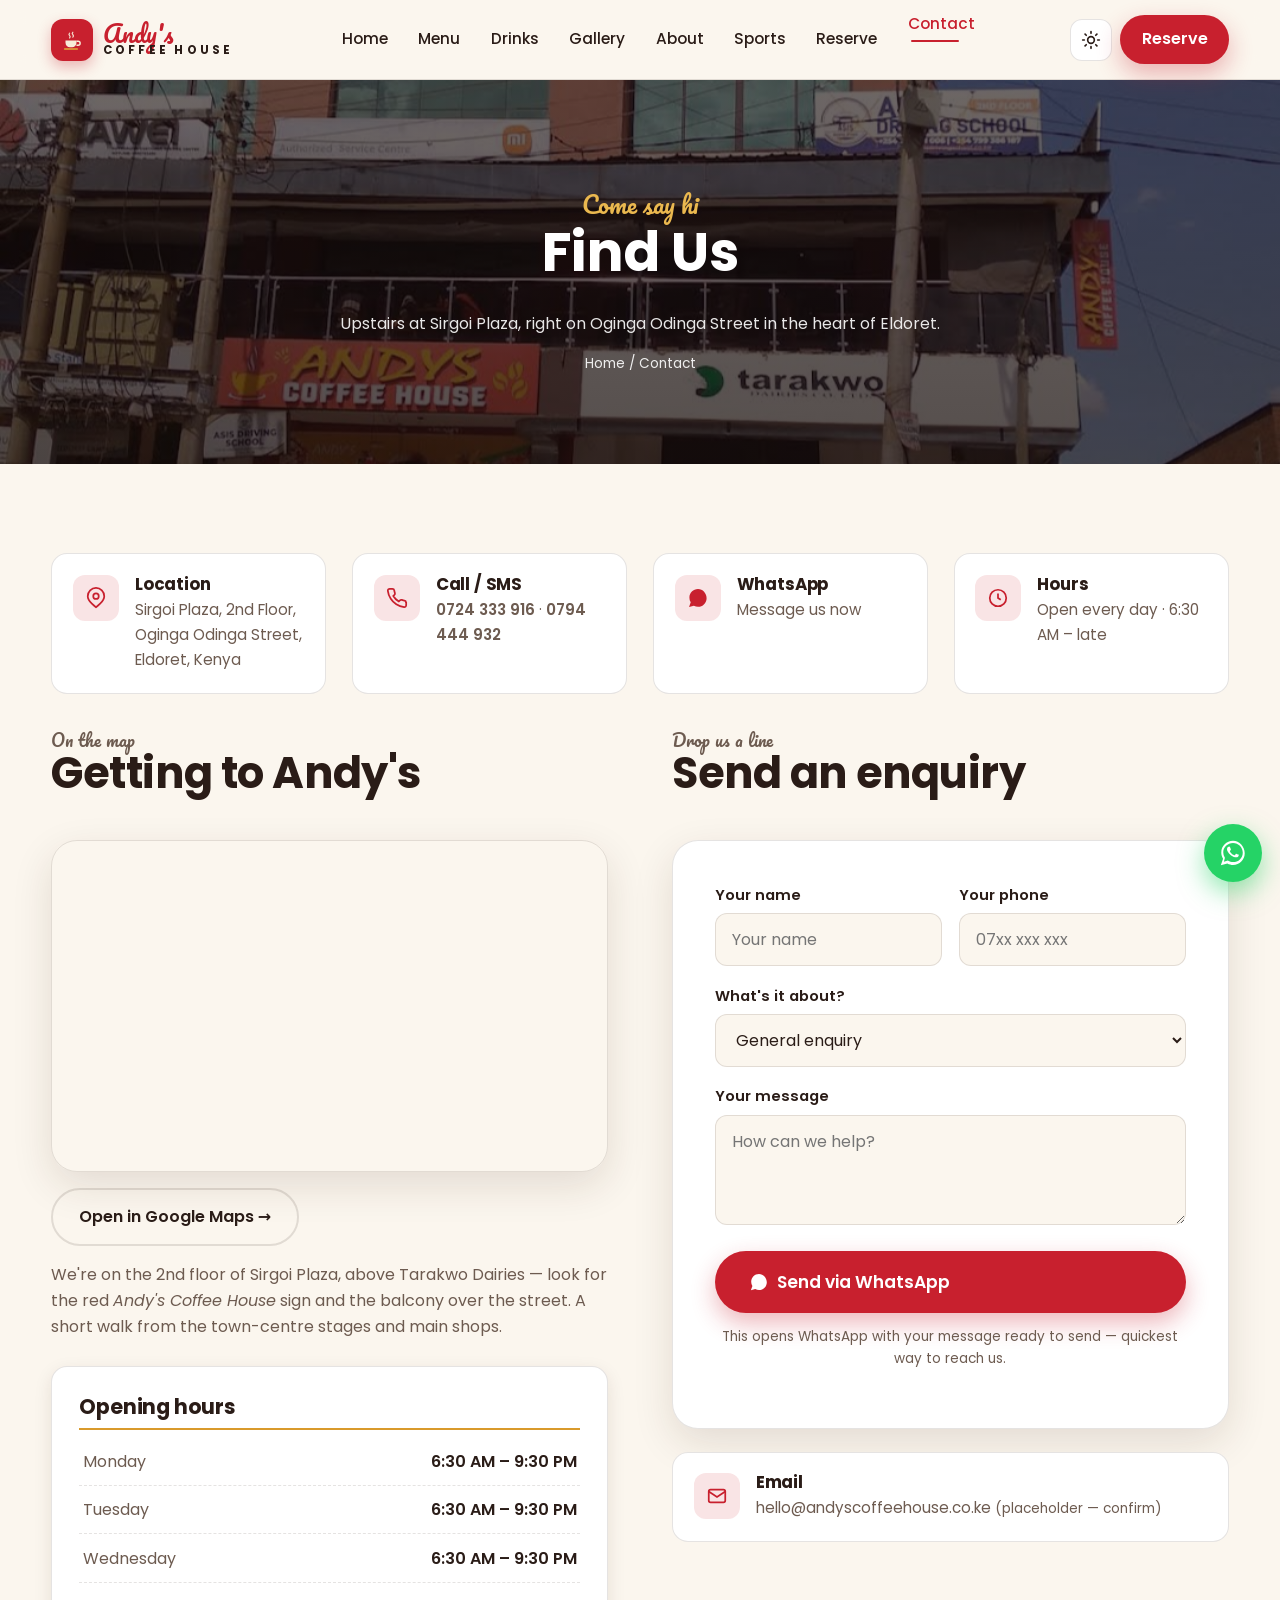
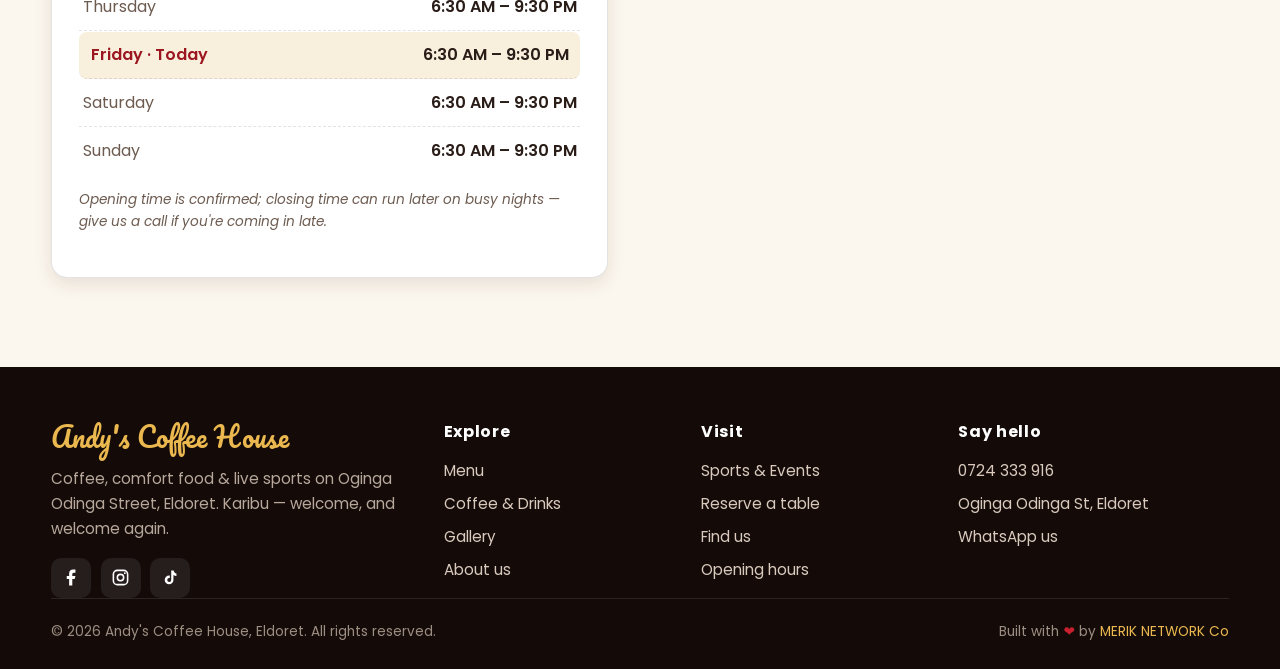
<file: contact/index.html>
<!DOCTYPE html>
<html lang="en">
<head>
<meta charset="UTF-8">
<meta name="viewport" content="width=device-width, initial-scale=1.0">
<title>Contact &amp; Directions — Andy's Coffee House, Eldoret</title>
<meta name="description" content="Find Andy's Coffee House at Sirgoi Plaza, Oginga Odinga Street, Eldoret. Phone 0724 333 916 / 0794 444 932, opening hours, map, directions and WhatsApp enquiries.">
<meta name="theme-color" content="#c8202e">
<link rel="canonical" href="https://andys.bizyetu.co.ke/contact/">
<meta property="og:type" content="website">
<meta property="og:title" content="Contact &amp; Directions — Andy's Coffee House">
<meta property="og:description" content="Sirgoi Plaza, Oginga Odinga Street, Eldoret. Call, WhatsApp or drop in.">
<meta property="og:image" content="https://andys.bizyetu.co.ke/images/exterior-street.jpg">
<meta property="og:url" content="https://andys.bizyetu.co.ke/contact/">
<link rel="icon" href="../favicon.svg" type="image/svg+xml">
<link rel="preconnect" href="https://fonts.googleapis.com">
<link rel="preconnect" href="https://fonts.gstatic.com" crossorigin>
<link href="https://fonts.googleapis.com/css2?family=Pacifico&family=Poppins:wght@400;500;600;700;800&display=swap" rel="stylesheet">
<link rel="stylesheet" href="../css/styles.css">
</head>
<body>

<header class="site-header">
  <div class="wrap nav">
    <a class="brand" href="../index.html" aria-label="Andy's Coffee House home">
      <span class="mark"><svg viewBox="0 0 64 64" aria-hidden="true"><g fill="none" stroke="#f7ecd9" stroke-width="3" stroke-linecap="round" opacity=".9"><path d="M26 15c-2 2-2 4 0 6s2 4 0 6"/><path d="M34 13c-2 2-2 4 0 6s2 4 0 6"/></g><path d="M16 33h27v6a11 11 0 0 1-11 11H27a11 11 0 0 1-11-11z" fill="#f7ecd9"/><path d="M43 35h4a5 5 0 0 1 0 10h-4" fill="none" stroke="#f7ecd9" stroke-width="3.6"/><rect x="12" y="52" width="35" height="4" rx="2" fill="#e0a93a"/></svg></span>
      <span class="brand-text"><span class="andys">Andy's</span><span class="ch">Coffee House</span></span>
    </a>
    <nav>
      <ul class="nav-links">
        <li class="nav-close"><button class="icon-btn nav-close-btn" aria-label="Close menu">✕</button></li>
        <li><a href="../index.html">Home</a></li>
        <li><a href="../menu/">Menu</a></li>
        <li><a href="../drinks/">Drinks</a></li>
        <li><a href="../gallery/">Gallery</a></li>
        <li><a href="../about/">About</a></li>
        <li><a href="../events/">Sports</a></li>
        <li><a href="../reserve/">Reserve</a></li>
        <li><a href="../contact/" class="active">Contact</a></li>
      </ul>
    </nav>
    <div class="nav-actions">
      <button class="icon-btn theme-toggle" aria-label="Switch light / dark theme"><svg class="sun" viewBox="0 0 24 24" fill="none" stroke="currentColor" stroke-width="2" stroke-linecap="round"><circle cx="12" cy="12" r="4"/><path d="M12 2v2M12 20v2M4.9 4.9l1.4 1.4M17.7 17.7l1.4 1.4M2 12h2M20 12h2M4.9 19.1l1.4-1.4M17.7 6.3l1.4-1.4"/></svg><svg class="moon" viewBox="0 0 24 24" fill="currentColor"><path d="M21 12.8A9 9 0 1 1 11.2 3a7 7 0 0 0 9.8 9.8z"/></svg></button>
      <a href="../reserve/" class="btn btn-primary" style="padding:.6rem 1.2rem">Reserve</a>
      <button class="icon-btn hamburger" aria-label="Open menu"><svg viewBox="0 0 24 24" fill="none" stroke="currentColor" stroke-width="2" stroke-linecap="round"><path d="M3 6h18M3 12h18M3 18h18"/></svg></button>
    </div>
  </div>
</header>
<div class="nav-backdrop"></div>

<section class="page-banner" style="background-image:url('../images/exterior-street.jpg')">
  <div class="wrap">
    <p class="eyebrow">Come say hi</p>
    <h1>Find Us</h1>
    <p>Upstairs at Sirgoi Plaza, right on Oginga Odinga Street in the heart of Eldoret.</p>
    <p class="crumbs"><a href="../index.html">Home</a> / Contact</p>
  </div>
</section>

<section>
  <div class="wrap">
    <div class="grid g-4" style="margin-bottom:2.4rem">
      <div class="info-tile reveal">
        <span class="ico"><svg viewBox="0 0 24 24" width="22" height="22" fill="none" stroke="currentColor" stroke-width="1.9"><path d="M21 10c0 6-9 12-9 12s-9-6-9-12a9 9 0 0 1 18 0z"/><circle cx="12" cy="10" r="3"/></svg></span>
        <div><h4>Location</h4><p><span data-address>Sirgoi Plaza, Oginga Odinga Street, Eldoret</span></p></div>
      </div>
      <div class="info-tile reveal d1">
        <span class="ico"><svg viewBox="0 0 24 24" width="22" height="22" fill="none" stroke="currentColor" stroke-width="1.9"><path d="M22 16.9v3a2 2 0 0 1-2.2 2 19.8 19.8 0 0 1-8.6-3.1 19.5 19.5 0 0 1-6-6A19.8 19.8 0 0 1 2 4.2 2 2 0 0 1 4 2h3a2 2 0 0 1 2 1.7c.1 1 .4 1.9.7 2.8a2 2 0 0 1-.5 2.1L8 9.8a16 16 0 0 0 6 6l1.2-1.2a2 2 0 0 1 2.1-.5c.9.3 1.8.6 2.8.7a2 2 0 0 1 1.7 2z"/></svg></span>
        <div><h4>Call / SMS</h4><p class="phones-inline" data-phones><a href="tel:+254724333916">0724 333 916</a></p></div>
      </div>
      <div class="info-tile reveal d2">
        <span class="ico"><svg viewBox="0 0 32 32" width="22" height="22" fill="currentColor"><path d="M16 3C9 3 3.5 8.5 3.5 15.5c0 2.4.7 4.7 1.9 6.7L3 29l7-1.8c1.9 1 4 1.6 6 1.6 7 0 12.5-5.5 12.5-12.5S23 3 16 3z"/></svg></span>
        <div><h4>WhatsApp</h4><p><a data-wa-hello href="#" target="_blank" rel="noopener">Message us now</a></p></div>
      </div>
      <div class="info-tile reveal d3">
        <span class="ico"><svg viewBox="0 0 24 24" width="22" height="22" fill="none" stroke="currentColor" stroke-width="1.9"><circle cx="12" cy="12" r="9"/><path d="M12 7v5l3 2"/></svg></span>
        <div><h4>Hours</h4><p data-hours-short>Open every day · 6:30 AM – late</p></div>
      </div>
    </div>

    <div class="split" style="align-items:start">
      <div class="reveal">
        <div class="section-head"><p class="eyebrow">On the map</p><h2>Getting to Andy's</h2></div>
        <div style="border-radius:var(--radius-lg);overflow:hidden;box-shadow:var(--shadow);border:1px solid var(--border)">
          <iframe
            title="Map to Andy's Coffee House, Oginga Odinga Street, Eldoret"
            src="https://www.google.com/maps?q=ANDYS%20COFFEE%20HOUSE%20Oginga%20Odinga%20Street%20Eldoret&output=embed"
            width="100%" height="330" style="border:0;display:block" loading="lazy" referrerpolicy="no-referrer-when-downgrade"></iframe>
        </div>
        <p style="margin-top:1rem"><a class="btn btn-ghost" data-maps href="#" target="_blank" rel="noopener">Open in Google Maps →</a></p>
        <p class="lead" style="font-size:1rem;margin-top:1rem">We're on the 2nd floor of Sirgoi Plaza, above Tarakwo Dairies — look for the red <em>Andy's Coffee House</em> sign and the balcony over the street. A short walk from the town-centre stages and main shops.</p>

        <div class="menu-card" style="margin-top:1.6rem">
          <h3>Opening hours</h3>
          <div class="hours-list" data-hours-table></div>
          <p class="menu-note">Opening time is confirmed; closing time can run later on busy nights — give us a call if you're coming in late.</p>
        </div>
      </div>

      <div class="reveal d1">
        <div class="section-head"><p class="eyebrow">Drop us a line</p><h2>Send an enquiry</h2></div>
        <form id="contact-form" class="form-card">
          <div class="field-row">
            <div class="field"><label for="c-name">Your name</label><input id="c-name" name="name" required placeholder="Your name"></div>
            <div class="field"><label for="c-phone">Your phone</label><input id="c-phone" name="phone" required placeholder="07xx xxx xxx"></div>
          </div>
          <div class="field"><label for="c-topic">What's it about?</label>
            <select id="c-topic" name="topic">
              <option>General enquiry</option>
              <option>Table booking</option>
              <option>Order for pickup / delivery</option>
              <option>Party or group event</option>
              <option>Feedback / compliment</option>
              <option>Something else</option>
            </select>
          </div>
          <div class="field"><label for="c-message">Your message</label><textarea id="c-message" name="message" required placeholder="How can we help?"></textarea></div>
          <button type="submit" class="btn btn-primary btn-lg" style="width:100%">
            <svg viewBox="0 0 32 32" width="20" height="20" fill="currentColor"><path d="M16 3C9 3 3.5 8.5 3.5 15.5c0 2.4.7 4.7 1.9 6.7L3 29l7-1.8c1.9 1 4 1.6 6 1.6 7 0 12.5-5.5 12.5-12.5S23 3 16 3z"/></svg>
            Send via WhatsApp
          </button>
          <p class="form-hint" style="text-align:center;margin-top:.8rem">This opens WhatsApp with your message ready to send — quickest way to reach us.</p>
        </form>

        <div class="info-tile" style="margin-top:1.4rem">
          <span class="ico"><svg viewBox="0 0 24 24" width="22" height="22" fill="none" stroke="currentColor" stroke-width="1.9"><rect x="3" y="5" width="18" height="14" rx="2"/><path d="M3 7l9 6 9-6"/></svg></span>
          <div><h4>Email</h4><p><a href="mailto:hello@andyscoffeehouse.co.ke">hello@andyscoffeehouse.co.ke</a> <span class="form-hint">(placeholder — confirm)</span></p></div>
        </div>
      </div>
    </div>
  </div>
</section>

<footer class="site-footer">
  <div class="wrap">
    <div class="footer-grid">
      <div class="footer-brand">
        <span class="andys">Andy's Coffee House</span>
        <p>Coffee, comfort food &amp; live sports on Oginga Odinga Street, Eldoret. Karibu — welcome, and welcome again.</p>
        <div class="social-row">
          <a href="https://www.facebook.com/61573429738245" target="_blank" rel="noopener" aria-label="Facebook"><svg viewBox="0 0 24 24" fill="currentColor"><path d="M13 22v-8h3l1-4h-4V8c0-1 .5-2 2-2h2V2h-3c-3 0-5 2-5 5v3H6v4h3v8z"/></svg></a>
          <a href="https://www.instagram.com/andys_coffeehouse/" target="_blank" rel="noopener" aria-label="Instagram"><svg viewBox="0 0 24 24" fill="none" stroke="currentColor" stroke-width="2"><rect x="3" y="3" width="18" height="18" rx="5"/><circle cx="12" cy="12" r="4"/><circle cx="17.5" cy="6.5" r="1.2" fill="currentColor" stroke="none"/></svg></a>
          <a href="https://www.tiktok.com/discover/andys-coffee-house-eldoret" target="_blank" rel="noopener" aria-label="TikTok"><svg viewBox="0 0 24 24" fill="currentColor"><path d="M16 3c.3 2 1.6 3.6 3.5 4v3c-1.4 0-2.7-.4-3.8-1.1V15a5.5 5.5 0 1 1-5.5-5.5c.3 0 .6 0 .9.1v3.1a2.5 2.5 0 1 0 1.8 2.4V3z"/></svg></a>
        </div>
      </div>
      <div><h4>Explore</h4><ul class="footer-links"><li><a href="../menu/">Menu</a></li><li><a href="../drinks/">Coffee &amp; Drinks</a></li><li><a href="../gallery/">Gallery</a></li><li><a href="../about/">About us</a></li></ul></div>
      <div><h4>Visit</h4><ul class="footer-links"><li><a href="../events/">Sports &amp; Events</a></li><li><a href="../reserve/">Reserve a table</a></li><li><a href="../contact/">Find us</a></li><li><a href="../contact/">Opening hours</a></li></ul></div>
      <div><h4>Say hello</h4><ul class="footer-links"><li><a data-phone-primary href="tel:+254724333916">0724 333 916</a></li><li><a data-maps href="#" target="_blank" rel="noopener">Oginga Odinga St, Eldoret</a></li><li><a data-wa-hello href="#" target="_blank" rel="noopener">WhatsApp us</a></li></ul></div>
    </div>
    <div class="footer-bottom">
      <p>© <span data-year>2026</span> Andy's Coffee House, Eldoret. All rights reserved.</p>
      <p>Built with <span class="heart">❤</span> by <a href="https://merikagency.com" target="_blank" rel="noopener">MERIK NETWORK Co</a></p>
    </div>
  </div>
</footer>

<a class="wa-float" data-wa-hello href="#" target="_blank" rel="noopener" aria-label="Chat with Andy's on WhatsApp"><svg viewBox="0 0 32 32" fill="currentColor"><path d="M16 3C9 3 3.5 8.5 3.5 15.5c0 2.4.7 4.7 1.9 6.7L3 29l7-1.8c1.9 1 4 1.6 6 1.6 7 0 12.5-5.5 12.5-12.5S23 3 16 3zm0 22.7c-1.8 0-3.6-.5-5.1-1.4l-.4-.2-4.2 1.1 1.1-4.1-.2-.4a10 10 0 0 1-1.6-5.5C5.6 9.9 10.2 5.3 16 5.3S26.4 9.9 26.4 15.6 21.8 25.7 16 25.7zm5.7-7.8c-.3-.2-1.8-.9-2.1-1-.3-.1-.5-.2-.7.2s-.8 1-1 1.2-.4.2-.7 0c-.3-.2-1.3-.5-2.6-1.6-1-.9-1.6-1.9-1.8-2.3s0-.5.1-.7l.5-.6c.2-.2.2-.3.3-.5s0-.4 0-.6c-.1-.2-.7-1.7-1-2.3-.3-.6-.5-.5-.7-.5h-.6c-.2 0-.5.1-.8.4-.3.3-1 1-1 2.5s1.1 2.9 1.2 3.1c.2.2 2.2 3.4 5.4 4.7.8.3 1.3.5 1.8.6.7.2 1.4.2 1.9.1.6-.1 1.8-.7 2-1.5.3-.7.3-1.4.2-1.5-.1-.2-.3-.2-.6-.4z"/></svg></a>

<script src="../js/main.js"></script>
</body>
</html>
</file>
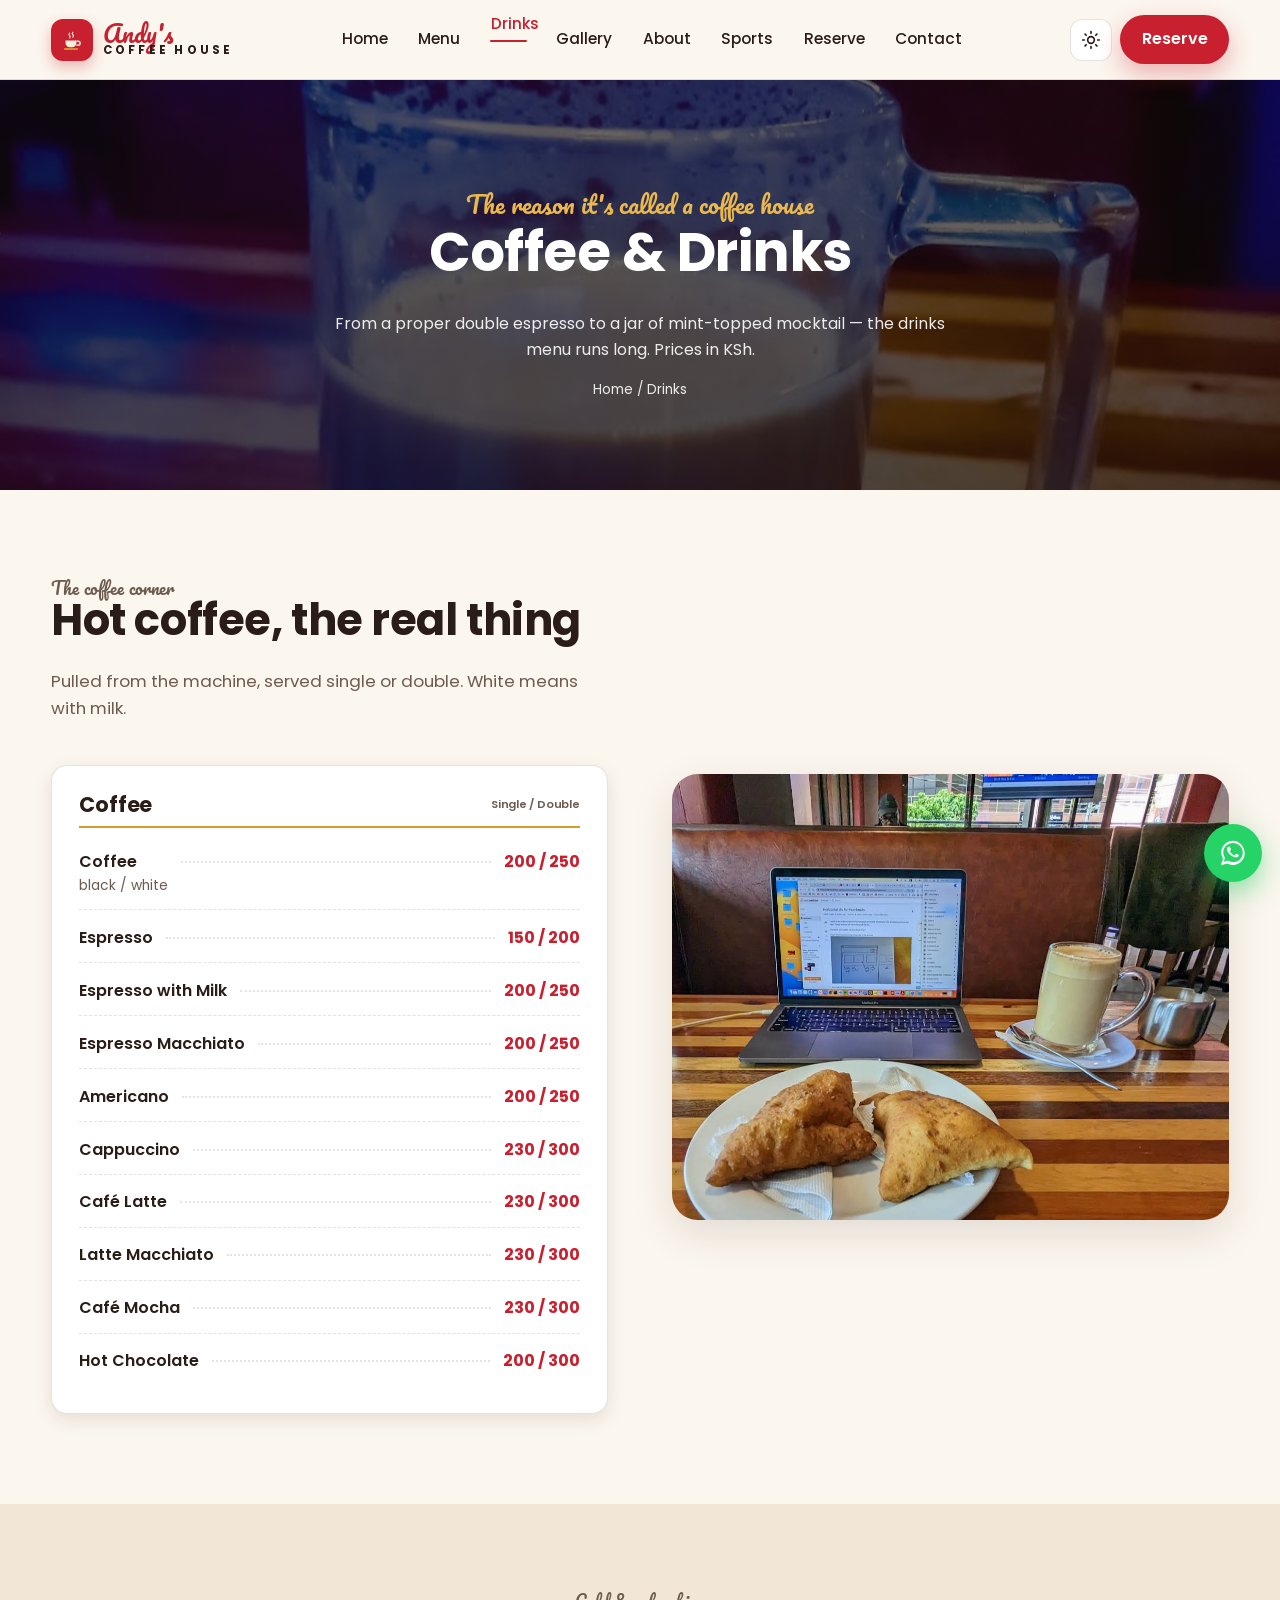
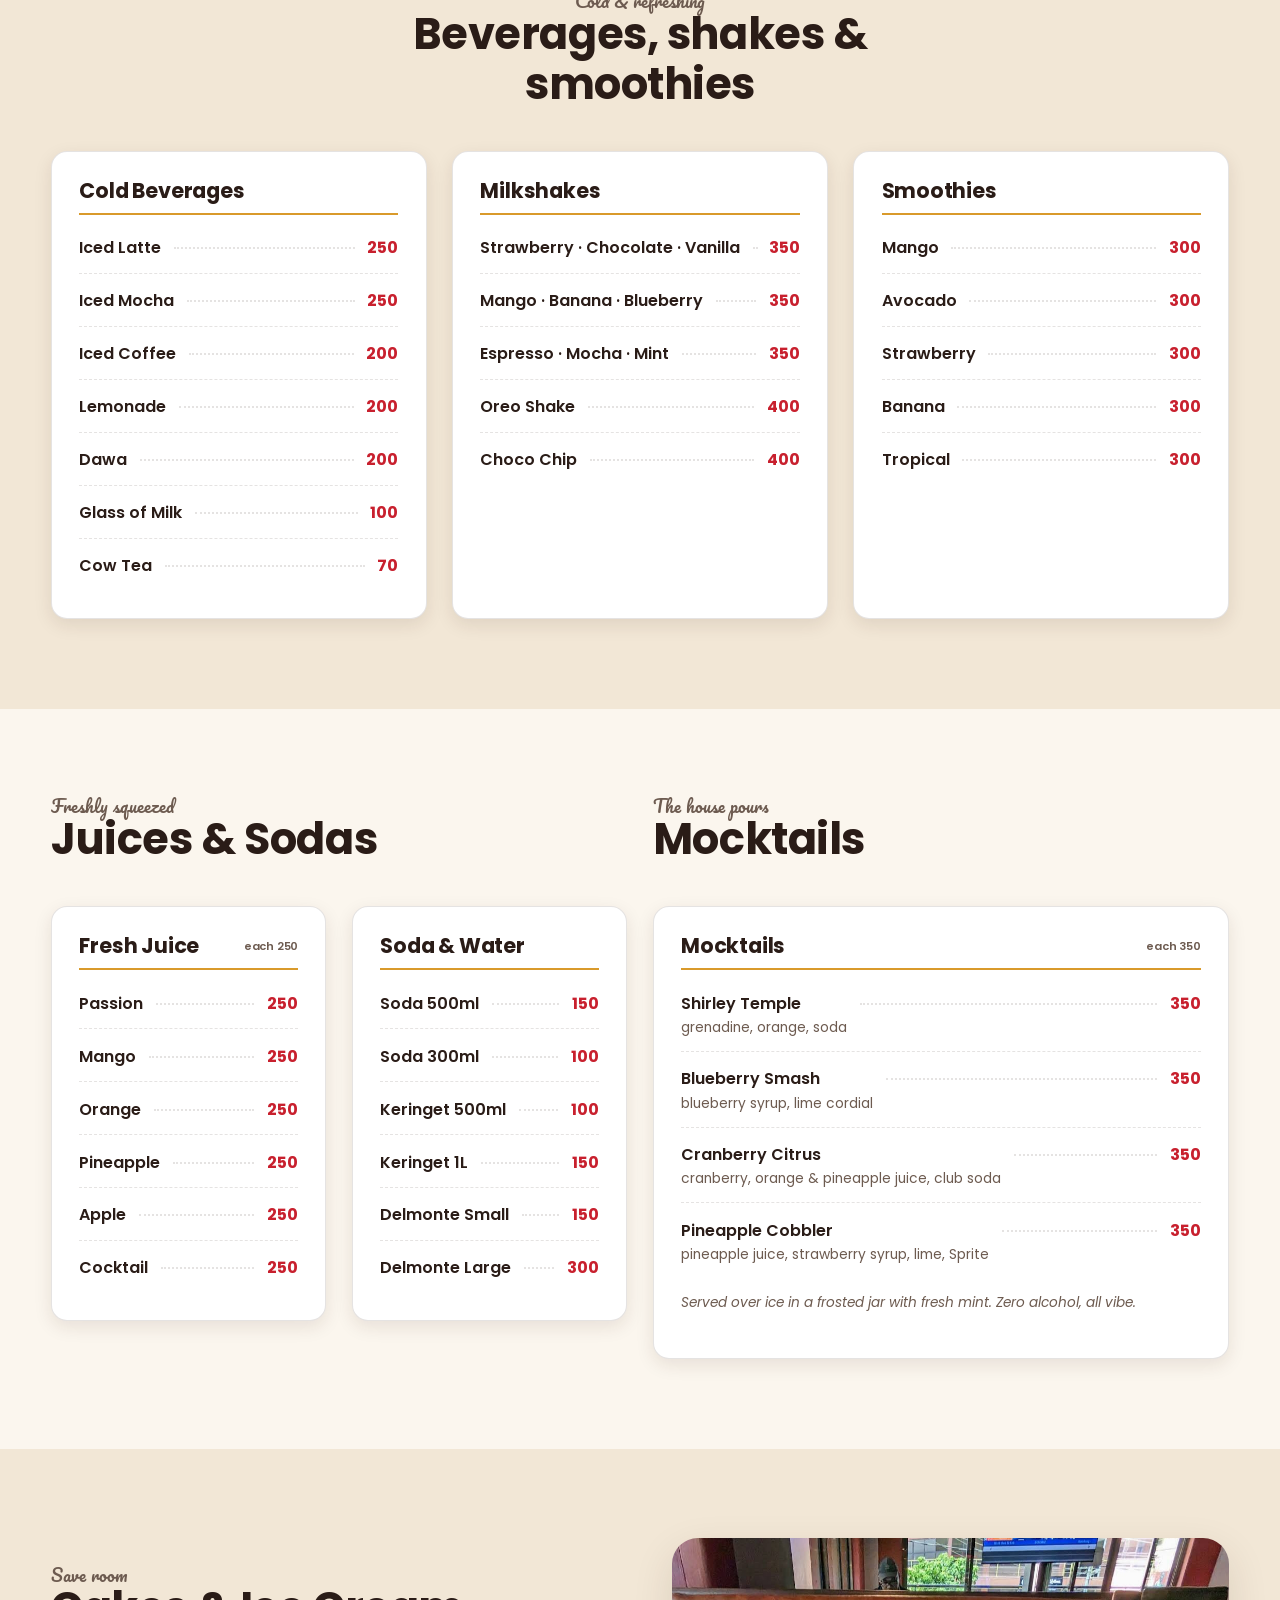
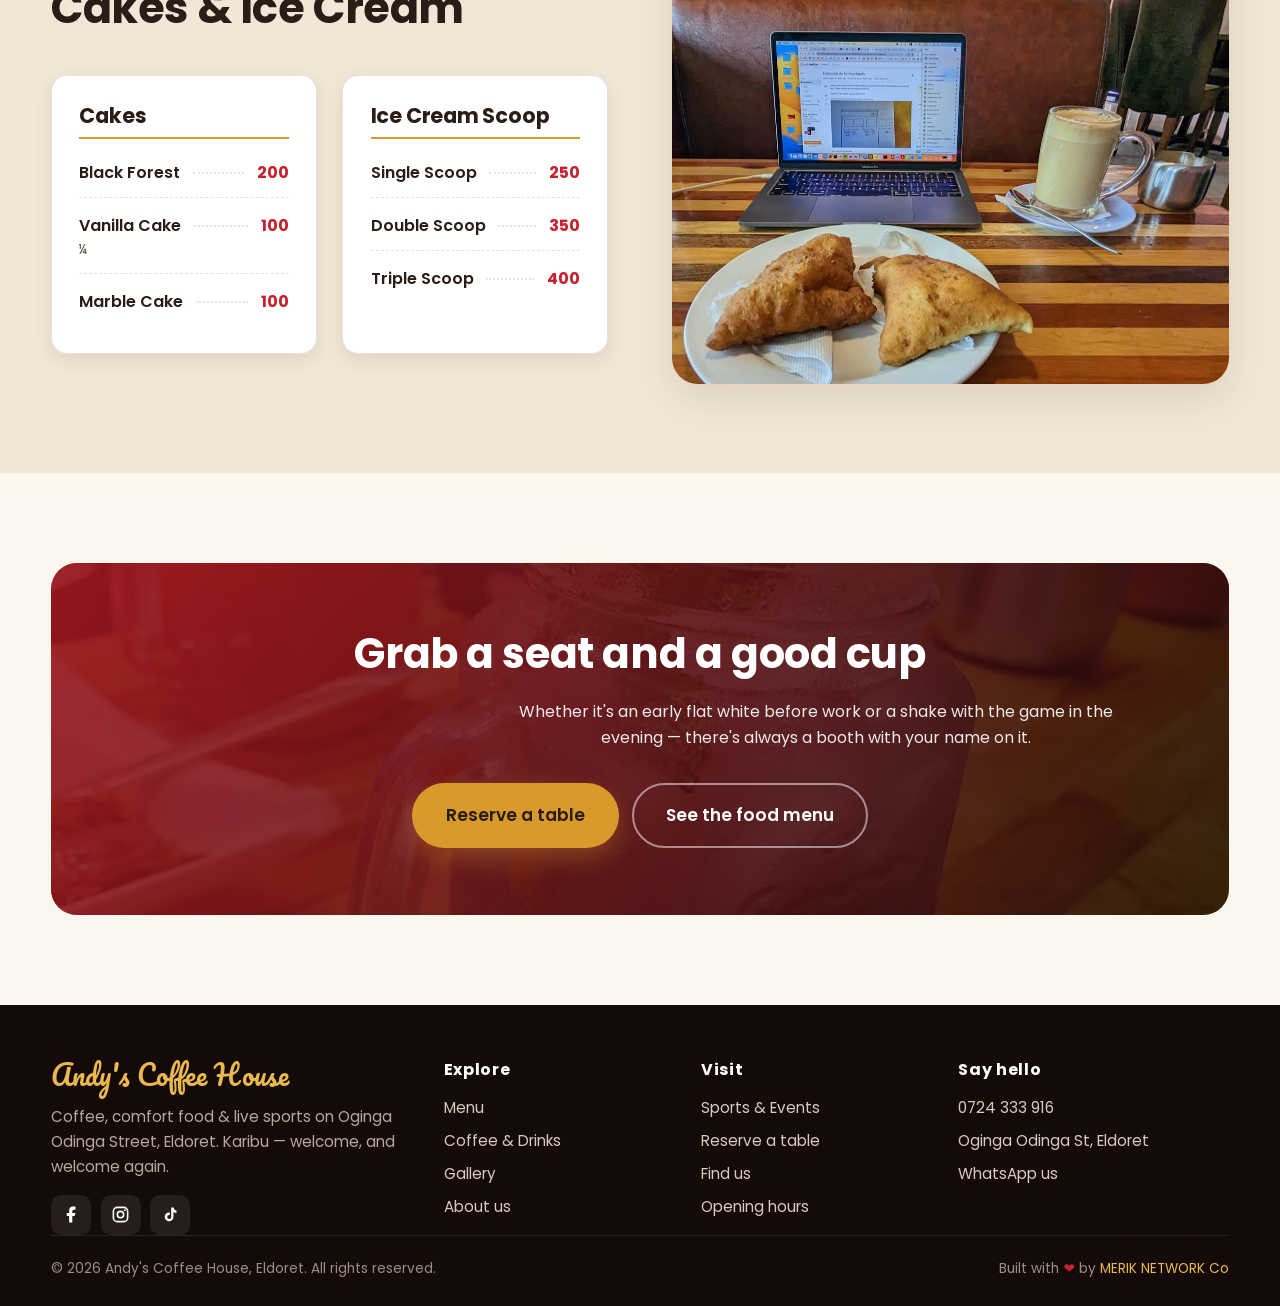
<file: drinks/index.html>
<!DOCTYPE html>
<html lang="en">
<head>
<meta charset="UTF-8">
<meta name="viewport" content="width=device-width, initial-scale=1.0">
<title>Coffee &amp; Drinks — Andy's Coffee House, Eldoret</title>
<meta name="description" content="The coffee corner at Andy's — espresso, cappuccino, latte and mocha — plus milkshakes, smoothies, fresh juices, mocktails, sodas, cakes and ice cream. Oginga Odinga Street, Eldoret.">
<meta name="theme-color" content="#c8202e">
<link rel="canonical" href="https://andys.bizyetu.co.ke/drinks/">
<meta property="og:type" content="website">
<meta property="og:title" content="Coffee &amp; Drinks — Andy's Coffee House">
<meta property="og:description" content="Proper coffee, thick milkshakes, fresh juices and house mocktails in mason jars.">
<meta property="og:image" content="https://andys.bizyetu.co.ke/images/drink-mocktail-jars.jpg">
<meta property="og:url" content="https://andys.bizyetu.co.ke/drinks/">
<link rel="icon" href="../favicon.svg" type="image/svg+xml">
<link rel="preconnect" href="https://fonts.googleapis.com">
<link rel="preconnect" href="https://fonts.gstatic.com" crossorigin>
<link href="https://fonts.googleapis.com/css2?family=Pacifico&family=Poppins:wght@400;500;600;700;800&display=swap" rel="stylesheet">
<link rel="stylesheet" href="../css/styles.css">
</head>
<body>

<header class="site-header">
  <div class="wrap nav">
    <a class="brand" href="../index.html" aria-label="Andy's Coffee House home">
      <span class="mark"><svg viewBox="0 0 64 64" aria-hidden="true"><g fill="none" stroke="#f7ecd9" stroke-width="3" stroke-linecap="round" opacity=".9"><path d="M26 15c-2 2-2 4 0 6s2 4 0 6"/><path d="M34 13c-2 2-2 4 0 6s2 4 0 6"/></g><path d="M16 33h27v6a11 11 0 0 1-11 11H27a11 11 0 0 1-11-11z" fill="#f7ecd9"/><path d="M43 35h4a5 5 0 0 1 0 10h-4" fill="none" stroke="#f7ecd9" stroke-width="3.6"/><rect x="12" y="52" width="35" height="4" rx="2" fill="#e0a93a"/></svg></span>
      <span class="brand-text"><span class="andys">Andy's</span><span class="ch">Coffee House</span></span>
    </a>
    <nav>
      <ul class="nav-links">
        <li class="nav-close"><button class="icon-btn nav-close-btn" aria-label="Close menu">✕</button></li>
        <li><a href="../index.html">Home</a></li>
        <li><a href="../menu/">Menu</a></li>
        <li><a href="../drinks/" class="active">Drinks</a></li>
        <li><a href="../gallery/">Gallery</a></li>
        <li><a href="../about/">About</a></li>
        <li><a href="../events/">Sports</a></li>
        <li><a href="../reserve/">Reserve</a></li>
        <li><a href="../contact/">Contact</a></li>
      </ul>
    </nav>
    <div class="nav-actions">
      <button class="icon-btn theme-toggle" aria-label="Switch light / dark theme"><svg class="sun" viewBox="0 0 24 24" fill="none" stroke="currentColor" stroke-width="2" stroke-linecap="round"><circle cx="12" cy="12" r="4"/><path d="M12 2v2M12 20v2M4.9 4.9l1.4 1.4M17.7 17.7l1.4 1.4M2 12h2M20 12h2M4.9 19.1l1.4-1.4M17.7 6.3l1.4-1.4"/></svg><svg class="moon" viewBox="0 0 24 24" fill="currentColor"><path d="M21 12.8A9 9 0 1 1 11.2 3a7 7 0 0 0 9.8 9.8z"/></svg></button>
      <a href="../reserve/" class="btn btn-primary" style="padding:.6rem 1.2rem">Reserve</a>
      <button class="icon-btn hamburger" aria-label="Open menu"><svg viewBox="0 0 24 24" fill="none" stroke="currentColor" stroke-width="2" stroke-linecap="round"><path d="M3 6h18M3 12h18M3 18h18"/></svg></button>
    </div>
  </div>
</header>
<div class="nav-backdrop"></div>

<section class="page-banner" style="background-image:url('../images/drink-latte-blue.jpg')">
  <div class="wrap">
    <p class="eyebrow">The reason it's called a coffee house</p>
    <h1>Coffee &amp; Drinks</h1>
    <p>From a proper double espresso to a jar of mint-topped mocktail — the drinks menu runs long. Prices in KSh.</p>
    <p class="crumbs"><a href="../index.html">Home</a> / Drinks</p>
  </div>
</section>

<section id="coffee">
  <div class="wrap split">
    <div class="reveal">
      <div class="section-head"><p class="eyebrow">The coffee corner</p><h2>Hot coffee, the real thing</h2><p>Pulled from the machine, served single or double. White means with milk.</p></div>
      <div class="menu-card">
        <h3>Coffee <span class="tag">Single / Double</span></h3>
        <div class="menu-list">
          <div class="menu-row"><span class="dish">Coffee <span class="desc">black / white</span></span><span class="dots"></span><span class="price">200 / 250</span></div>
          <div class="menu-row"><span class="dish">Espresso</span><span class="dots"></span><span class="price">150 / 200</span></div>
          <div class="menu-row"><span class="dish">Espresso with Milk</span><span class="dots"></span><span class="price">200 / 250</span></div>
          <div class="menu-row"><span class="dish">Espresso Macchiato</span><span class="dots"></span><span class="price">200 / 250</span></div>
          <div class="menu-row"><span class="dish">Americano</span><span class="dots"></span><span class="price">200 / 250</span></div>
          <div class="menu-row"><span class="dish">Cappuccino</span><span class="dots"></span><span class="price">230 / 300</span></div>
          <div class="menu-row"><span class="dish">Café Latte</span><span class="dots"></span><span class="price">230 / 300</span></div>
          <div class="menu-row"><span class="dish">Latte Macchiato</span><span class="dots"></span><span class="price">230 / 300</span></div>
          <div class="menu-row"><span class="dish">Café Mocha</span><span class="dots"></span><span class="price">230 / 300</span></div>
          <div class="menu-row"><span class="dish">Hot Chocolate</span><span class="dots"></span><span class="price">200 / 300</span></div>
        </div>
      </div>
    </div>
    <div class="split-media reveal d1"><img src="../images/food-samosa-latte.jpg" alt="A café latte and samosas on a striped timber table at Andy's"></div>
  </div>
</section>

<section class="bg-alt">
  <div class="wrap">
    <div class="section-head center reveal"><p class="eyebrow">Cold &amp; refreshing</p><h2>Beverages, shakes &amp; smoothies</h2></div>
    <div class="grid g-3">
      <div class="menu-card reveal">
        <h3>Cold Beverages</h3>
        <div class="menu-list">
          <div class="menu-row"><span class="dish">Iced Latte</span><span class="dots"></span><span class="price">250</span></div>
          <div class="menu-row"><span class="dish">Iced Mocha</span><span class="dots"></span><span class="price">250</span></div>
          <div class="menu-row"><span class="dish">Iced Coffee</span><span class="dots"></span><span class="price">200</span></div>
          <div class="menu-row"><span class="dish">Lemonade</span><span class="dots"></span><span class="price">200</span></div>
          <div class="menu-row"><span class="dish">Dawa</span><span class="dots"></span><span class="price">200</span></div>
          <div class="menu-row"><span class="dish">Glass of Milk</span><span class="dots"></span><span class="price">100</span></div>
          <div class="menu-row"><span class="dish">Cow Tea</span><span class="dots"></span><span class="price">70</span></div>
        </div>
      </div>
      <div class="menu-card reveal d1">
        <h3>Milkshakes</h3>
        <div class="menu-list">
          <div class="menu-row"><span class="dish">Strawberry · Chocolate · Vanilla</span><span class="dots"></span><span class="price">350</span></div>
          <div class="menu-row"><span class="dish">Mango · Banana · Blueberry</span><span class="dots"></span><span class="price">350</span></div>
          <div class="menu-row"><span class="dish">Espresso · Mocha · Mint</span><span class="dots"></span><span class="price">350</span></div>
          <div class="menu-row"><span class="dish">Oreo Shake</span><span class="dots"></span><span class="price">400</span></div>
          <div class="menu-row"><span class="dish">Choco Chip</span><span class="dots"></span><span class="price">400</span></div>
        </div>
      </div>
      <div class="menu-card reveal d2">
        <h3>Smoothies</h3>
        <div class="menu-list">
          <div class="menu-row"><span class="dish">Mango</span><span class="dots"></span><span class="price">300</span></div>
          <div class="menu-row"><span class="dish">Avocado</span><span class="dots"></span><span class="price">300</span></div>
          <div class="menu-row"><span class="dish">Strawberry</span><span class="dots"></span><span class="price">300</span></div>
          <div class="menu-row"><span class="dish">Banana</span><span class="dots"></span><span class="price">300</span></div>
          <div class="menu-row"><span class="dish">Tropical</span><span class="dots"></span><span class="price">300</span></div>
        </div>
      </div>
    </div>
  </div>
</section>

<section>
  <div class="wrap">
    <div class="grid g-2">
      <div class="reveal">
        <div class="section-head"><p class="eyebrow">Freshly squeezed</p><h2>Juices &amp; Sodas</h2></div>
        <div class="grid g-2">
          <div class="menu-card">
            <h3>Fresh Juice <span class="tag">each 250</span></h3>
            <div class="menu-list">
              <div class="menu-row"><span class="dish">Passion</span><span class="dots"></span><span class="price">250</span></div>
              <div class="menu-row"><span class="dish">Mango</span><span class="dots"></span><span class="price">250</span></div>
              <div class="menu-row"><span class="dish">Orange</span><span class="dots"></span><span class="price">250</span></div>
              <div class="menu-row"><span class="dish">Pineapple</span><span class="dots"></span><span class="price">250</span></div>
              <div class="menu-row"><span class="dish">Apple</span><span class="dots"></span><span class="price">250</span></div>
              <div class="menu-row"><span class="dish">Cocktail</span><span class="dots"></span><span class="price">250</span></div>
            </div>
          </div>
          <div class="menu-card">
            <h3>Soda &amp; Water</h3>
            <div class="menu-list">
              <div class="menu-row"><span class="dish">Soda 500ml</span><span class="dots"></span><span class="price">150</span></div>
              <div class="menu-row"><span class="dish">Soda 300ml</span><span class="dots"></span><span class="price">100</span></div>
              <div class="menu-row"><span class="dish">Keringet 500ml</span><span class="dots"></span><span class="price">100</span></div>
              <div class="menu-row"><span class="dish">Keringet 1L</span><span class="dots"></span><span class="price">150</span></div>
              <div class="menu-row"><span class="dish">Delmonte Small</span><span class="dots"></span><span class="price">150</span></div>
              <div class="menu-row"><span class="dish">Delmonte Large</span><span class="dots"></span><span class="price">300</span></div>
            </div>
          </div>
        </div>
      </div>
      <div class="reveal d1">
        <div class="section-head"><p class="eyebrow">The house pours</p><h2>Mocktails</h2></div>
        <div class="menu-card">
          <h3>Mocktails <span class="tag">each 350</span></h3>
          <div class="menu-list">
            <div class="menu-row"><span class="dish">Shirley Temple <span class="desc">grenadine, orange, soda</span></span><span class="dots"></span><span class="price">350</span></div>
            <div class="menu-row"><span class="dish">Blueberry Smash <span class="desc">blueberry syrup, lime cordial</span></span><span class="dots"></span><span class="price">350</span></div>
            <div class="menu-row"><span class="dish">Cranberry Citrus <span class="desc">cranberry, orange &amp; pineapple juice, club soda</span></span><span class="dots"></span><span class="price">350</span></div>
            <div class="menu-row"><span class="dish">Pineapple Cobbler <span class="desc">pineapple juice, strawberry syrup, lime, Sprite</span></span><span class="dots"></span><span class="price">350</span></div>
          </div>
          <p class="menu-note">Served over ice in a frosted jar with fresh mint. Zero alcohol, all vibe.</p>
        </div>
      </div>
    </div>
  </div>
</section>

<section class="bg-alt">
  <div class="wrap split reverse">
    <div class="split-media reveal"><img src="../images/food-samosa-latte.jpg" alt="Coffee and a slice of something sweet at Andy's"></div>
    <div class="reveal d1">
      <div class="section-head"><p class="eyebrow">Save room</p><h2>Cakes &amp; Ice Cream</h2></div>
      <div class="grid g-2">
        <div class="menu-card">
          <h3>Cakes</h3>
          <div class="menu-list">
            <div class="menu-row"><span class="dish">Black Forest</span><span class="dots"></span><span class="price">200</span></div>
            <div class="menu-row"><span class="dish">Vanilla Cake <span class="desc">¼</span></span><span class="dots"></span><span class="price">100</span></div>
            <div class="menu-row"><span class="dish">Marble Cake</span><span class="dots"></span><span class="price">100</span></div>
          </div>
        </div>
        <div class="menu-card">
          <h3>Ice Cream Scoop</h3>
          <div class="menu-list">
            <div class="menu-row"><span class="dish">Single Scoop</span><span class="dots"></span><span class="price">250</span></div>
            <div class="menu-row"><span class="dish">Double Scoop</span><span class="dots"></span><span class="price">350</span></div>
            <div class="menu-row"><span class="dish">Triple Scoop</span><span class="dots"></span><span class="price">400</span></div>
          </div>
        </div>
      </div>
    </div>
  </div>
</section>

<section>
  <div class="wrap"><div class="cta-band reveal">
    <h2>Grab a seat and a good cup</h2>
    <p>Whether it's an early flat white before work or a shake with the game in the evening — there's always a booth with your name on it.</p>
    <div class="hero-cta"><a href="../reserve/" class="btn btn-gold btn-lg">Reserve a table</a><a href="../menu/" class="btn btn-ghost btn-lg" style="color:#fff;border-color:rgba(255,255,255,.5)">See the food menu</a></div>
  </div></div>
</section>

<footer class="site-footer">
  <div class="wrap">
    <div class="footer-grid">
      <div class="footer-brand">
        <span class="andys">Andy's Coffee House</span>
        <p>Coffee, comfort food &amp; live sports on Oginga Odinga Street, Eldoret. Karibu — welcome, and welcome again.</p>
        <div class="social-row">
          <a href="https://www.facebook.com/61573429738245" target="_blank" rel="noopener" aria-label="Facebook"><svg viewBox="0 0 24 24" fill="currentColor"><path d="M13 22v-8h3l1-4h-4V8c0-1 .5-2 2-2h2V2h-3c-3 0-5 2-5 5v3H6v4h3v8z"/></svg></a>
          <a href="https://www.instagram.com/andys_coffeehouse/" target="_blank" rel="noopener" aria-label="Instagram"><svg viewBox="0 0 24 24" fill="none" stroke="currentColor" stroke-width="2"><rect x="3" y="3" width="18" height="18" rx="5"/><circle cx="12" cy="12" r="4"/><circle cx="17.5" cy="6.5" r="1.2" fill="currentColor" stroke="none"/></svg></a>
          <a href="https://www.tiktok.com/discover/andys-coffee-house-eldoret" target="_blank" rel="noopener" aria-label="TikTok"><svg viewBox="0 0 24 24" fill="currentColor"><path d="M16 3c.3 2 1.6 3.6 3.5 4v3c-1.4 0-2.7-.4-3.8-1.1V15a5.5 5.5 0 1 1-5.5-5.5c.3 0 .6 0 .9.1v3.1a2.5 2.5 0 1 0 1.8 2.4V3z"/></svg></a>
        </div>
      </div>
      <div><h4>Explore</h4><ul class="footer-links"><li><a href="../menu/">Menu</a></li><li><a href="../drinks/">Coffee &amp; Drinks</a></li><li><a href="../gallery/">Gallery</a></li><li><a href="../about/">About us</a></li></ul></div>
      <div><h4>Visit</h4><ul class="footer-links"><li><a href="../events/">Sports &amp; Events</a></li><li><a href="../reserve/">Reserve a table</a></li><li><a href="../contact/">Find us</a></li><li><a href="../contact/">Opening hours</a></li></ul></div>
      <div><h4>Say hello</h4><ul class="footer-links"><li><a data-phone-primary href="tel:+254724333916">0724 333 916</a></li><li><a data-maps href="#" target="_blank" rel="noopener">Oginga Odinga St, Eldoret</a></li><li><a data-wa-hello href="#" target="_blank" rel="noopener">WhatsApp us</a></li></ul></div>
    </div>
    <div class="footer-bottom">
      <p>© <span data-year>2026</span> Andy's Coffee House, Eldoret. All rights reserved.</p>
      <p>Built with <span class="heart">❤</span> by <a href="https://merikagency.com" target="_blank" rel="noopener">MERIK NETWORK Co</a></p>
    </div>
  </div>
</footer>

<a class="wa-float" data-wa-hello href="#" target="_blank" rel="noopener" aria-label="Chat with Andy's on WhatsApp"><svg viewBox="0 0 32 32" fill="currentColor"><path d="M16 3C9 3 3.5 8.5 3.5 15.5c0 2.4.7 4.7 1.9 6.7L3 29l7-1.8c1.9 1 4 1.6 6 1.6 7 0 12.5-5.5 12.5-12.5S23 3 16 3zm0 22.7c-1.8 0-3.6-.5-5.1-1.4l-.4-.2-4.2 1.1 1.1-4.1-.2-.4a10 10 0 0 1-1.6-5.5C5.6 9.9 10.2 5.3 16 5.3S26.4 9.9 26.4 15.6 21.8 25.7 16 25.7zm5.7-7.8c-.3-.2-1.8-.9-2.1-1-.3-.1-.5-.2-.7.2s-.8 1-1 1.2-.4.2-.7 0c-.3-.2-1.3-.5-2.6-1.6-1-.9-1.6-1.9-1.8-2.3s0-.5.1-.7l.5-.6c.2-.2.2-.3.3-.5s0-.4 0-.6c-.1-.2-.7-1.7-1-2.3-.3-.6-.5-.5-.7-.5h-.6c-.2 0-.5.1-.8.4-.3.3-1 1-1 2.5s1.1 2.9 1.2 3.1c.2.2 2.2 3.4 5.4 4.7.8.3 1.3.5 1.8.6.7.2 1.4.2 1.9.1.6-.1 1.8-.7 2-1.5.3-.7.3-1.4.2-1.5-.1-.2-.3-.2-.6-.4z"/></svg></a>

<script src="../js/main.js"></script>
</body>
</html>
</file>
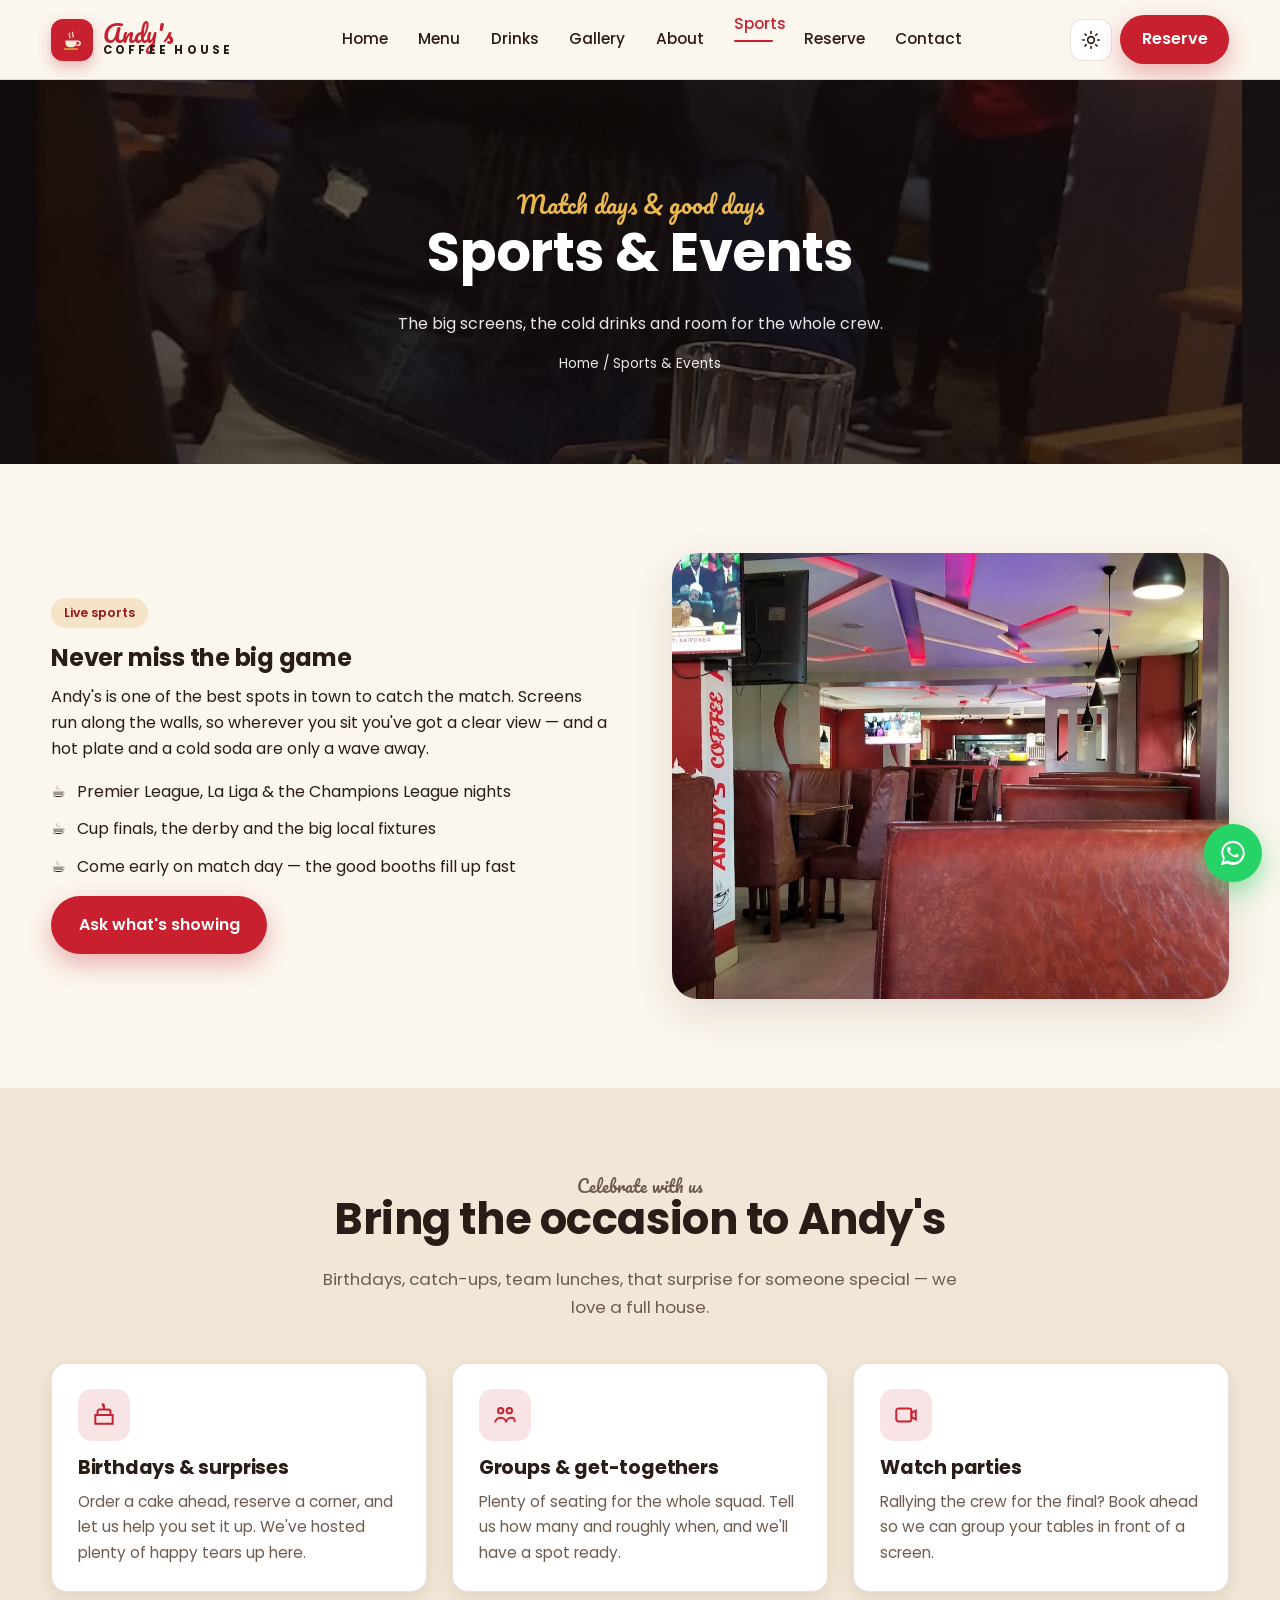
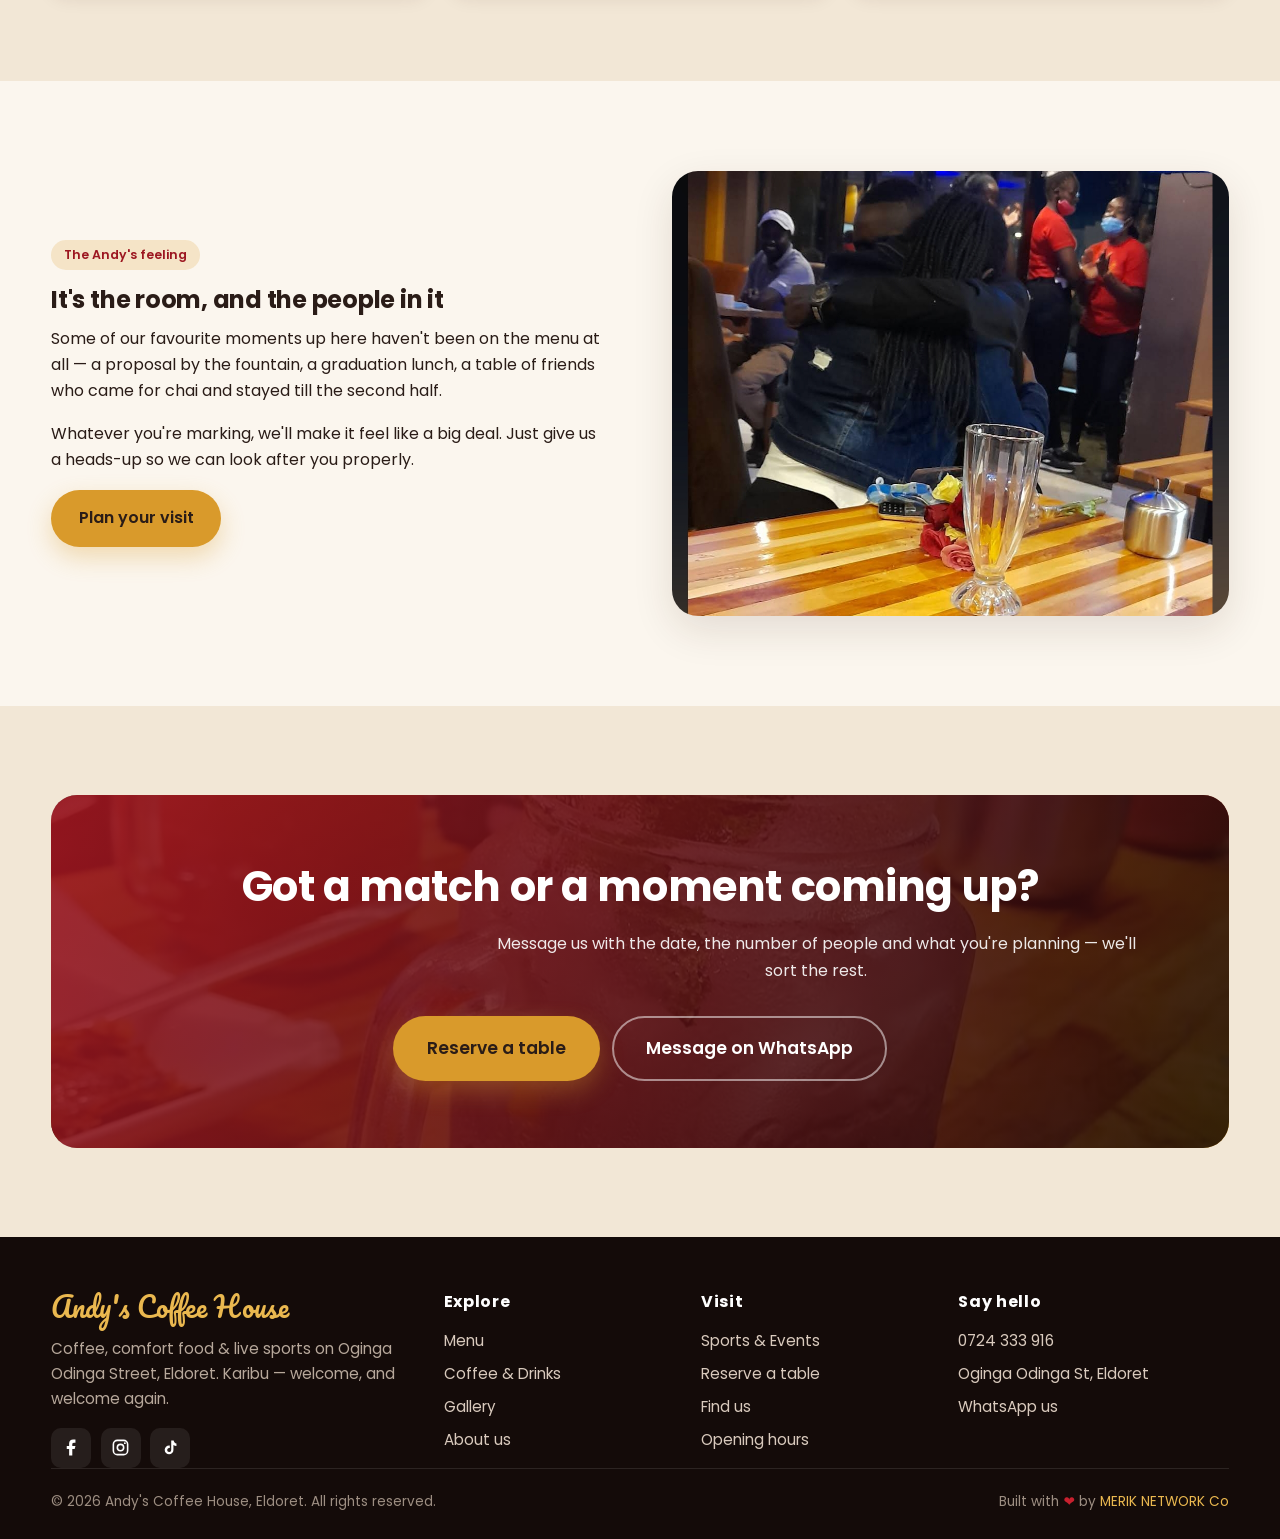
<file: events/index.html>
<!DOCTYPE html>
<html lang="en">
<head>
<meta charset="UTF-8">
<meta name="viewport" content="width=device-width, initial-scale=1.0">
<title>Live Sports &amp; Events — Andy's Coffee House, Eldoret</title>
<meta name="description" content="Catch every big match on the screens at Andy's Coffee House, Eldoret — Premier League, cup finals and more — plus birthdays, group bookings and celebrations. Oginga Odinga Street.">
<meta name="theme-color" content="#c8202e">
<link rel="canonical" href="https://andys.bizyetu.co.ke/events/">
<meta property="og:type" content="website">
<meta property="og:title" content="Live Sports &amp; Events — Andy's Coffee House">
<meta property="og:description" content="Every game on the big screens, plus space for birthdays and get-togethers.">
<meta property="og:image" content="https://andys.bizyetu.co.ke/images/moment-celebration.jpg">
<meta property="og:url" content="https://andys.bizyetu.co.ke/events/">
<link rel="icon" href="../favicon.svg" type="image/svg+xml">
<link rel="preconnect" href="https://fonts.googleapis.com">
<link rel="preconnect" href="https://fonts.gstatic.com" crossorigin>
<link href="https://fonts.googleapis.com/css2?family=Pacifico&family=Poppins:wght@400;500;600;700;800&display=swap" rel="stylesheet">
<link rel="stylesheet" href="../css/styles.css">
</head>
<body>

<header class="site-header">
  <div class="wrap nav">
    <a class="brand" href="../index.html" aria-label="Andy's Coffee House home">
      <span class="mark"><svg viewBox="0 0 64 64" aria-hidden="true"><g fill="none" stroke="#f7ecd9" stroke-width="3" stroke-linecap="round" opacity=".9"><path d="M26 15c-2 2-2 4 0 6s2 4 0 6"/><path d="M34 13c-2 2-2 4 0 6s2 4 0 6"/></g><path d="M16 33h27v6a11 11 0 0 1-11 11H27a11 11 0 0 1-11-11z" fill="#f7ecd9"/><path d="M43 35h4a5 5 0 0 1 0 10h-4" fill="none" stroke="#f7ecd9" stroke-width="3.6"/><rect x="12" y="52" width="35" height="4" rx="2" fill="#e0a93a"/></svg></span>
      <span class="brand-text"><span class="andys">Andy's</span><span class="ch">Coffee House</span></span>
    </a>
    <nav>
      <ul class="nav-links">
        <li class="nav-close"><button class="icon-btn nav-close-btn" aria-label="Close menu">✕</button></li>
        <li><a href="../index.html">Home</a></li>
        <li><a href="../menu/">Menu</a></li>
        <li><a href="../drinks/">Drinks</a></li>
        <li><a href="../gallery/">Gallery</a></li>
        <li><a href="../about/">About</a></li>
        <li><a href="../events/" class="active">Sports</a></li>
        <li><a href="../reserve/">Reserve</a></li>
        <li><a href="../contact/">Contact</a></li>
      </ul>
    </nav>
    <div class="nav-actions">
      <button class="icon-btn theme-toggle" aria-label="Switch light / dark theme"><svg class="sun" viewBox="0 0 24 24" fill="none" stroke="currentColor" stroke-width="2" stroke-linecap="round"><circle cx="12" cy="12" r="4"/><path d="M12 2v2M12 20v2M4.9 4.9l1.4 1.4M17.7 17.7l1.4 1.4M2 12h2M20 12h2M4.9 19.1l1.4-1.4M17.7 6.3l1.4-1.4"/></svg><svg class="moon" viewBox="0 0 24 24" fill="currentColor"><path d="M21 12.8A9 9 0 1 1 11.2 3a7 7 0 0 0 9.8 9.8z"/></svg></button>
      <a href="../reserve/" class="btn btn-primary" style="padding:.6rem 1.2rem">Reserve</a>
      <button class="icon-btn hamburger" aria-label="Open menu"><svg viewBox="0 0 24 24" fill="none" stroke="currentColor" stroke-width="2" stroke-linecap="round"><path d="M3 6h18M3 12h18M3 18h18"/></svg></button>
    </div>
  </div>
</header>
<div class="nav-backdrop"></div>

<section class="page-banner" style="background-image:url('../images/moment-celebration.jpg')">
  <div class="wrap">
    <p class="eyebrow">Match days &amp; good days</p>
    <h1>Sports &amp; Events</h1>
    <p>The big screens, the cold drinks and room for the whole crew.</p>
    <p class="crumbs"><a href="../index.html">Home</a> / Sports &amp; Events</p>
  </div>
</section>

<section>
  <div class="wrap split">
    <div class="reveal">
      <p class="pill">Live sports</p>
      <h2>Never miss the big game</h2>
      <p>Andy's is one of the best spots in town to catch the match. Screens run along the walls, so wherever you sit you've got a clear view — and a hot plate and a cold soda are only a wave away.</p>
      <ul class="list-check">
        <li>Premier League, La Liga &amp; the Champions League nights</li>
        <li>Cup finals, the derby and the big local fixtures</li>
        <li>Come early on match day — the good booths fill up fast</li>
      </ul>
      <a data-wa-hello class="btn btn-primary" target="_blank" rel="noopener">Ask what's showing</a>
    </div>
    <div class="split-media reveal d1"><img src="../images/interior-lounge.jpg" alt="Screens and booths set up for the match at Andy's"></div>
  </div>
</section>

<section class="bg-alt">
  <div class="wrap">
    <div class="section-head center reveal"><p class="eyebrow">Celebrate with us</p><h2>Bring the occasion to Andy's</h2><p>Birthdays, catch-ups, team lunches, that surprise for someone special — we love a full house.</p></div>
    <div class="grid g-3">
      <article class="card reveal">
        <span class="ico"><svg viewBox="0 0 24 24" fill="none" stroke="currentColor" stroke-width="1.8"><path d="M4 20v-8h16v8zM6 12V9a2 2 0 0 1 2-2h8a2 2 0 0 1 2 2v3M12 7V4M12 4c-1 0-1.5-1-1-2 .8.2 1 1 1 2z"/></svg></span>
        <h3>Birthdays &amp; surprises</h3>
        <p>Order a cake ahead, reserve a corner, and let us help you set it up. We've hosted plenty of happy tears up here.</p>
      </article>
      <article class="card reveal d1">
        <span class="ico"><svg viewBox="0 0 24 24" fill="none" stroke="currentColor" stroke-width="1.8"><circle cx="8" cy="8" r="2.5"/><circle cx="16" cy="8" r="2.5"/><path d="M3 19c0-2.5 2.2-4.5 5-4.5s5 2 5 4.5M13 19c0-2.5 2.2-4.5 5-4.5s3 1.5 3 4"/></svg></span>
        <h3>Groups &amp; get-togethers</h3>
        <p>Plenty of seating for the whole squad. Tell us how many and roughly when, and we'll have a spot ready.</p>
      </article>
      <article class="card reveal d2">
        <span class="ico"><svg viewBox="0 0 24 24" fill="none" stroke="currentColor" stroke-width="1.8"><rect x="3" y="6" width="14" height="12" rx="2"/><path d="M17 10l4-2v8l-4-2z"/></svg></span>
        <h3>Watch parties</h3>
        <p>Rallying the crew for the final? Book ahead so we can group your tables in front of a screen.</p>
      </article>
    </div>
  </div>
</section>

<section>
  <div class="wrap split reverse">
    <div class="split-media reveal"><img src="../images/moment-celebration.jpg" alt="Guests and staff celebrating together inside Andy's"></div>
    <div class="reveal d1">
      <p class="pill">The Andy's feeling</p>
      <h2>It's the room, and the people in it</h2>
      <p>Some of our favourite moments up here haven't been on the menu at all — a proposal by the fountain, a graduation lunch, a table of friends who came for chai and stayed till the second half.</p>
      <p>Whatever you're marking, we'll make it feel like a big deal. Just give us a heads-up so we can look after you properly.</p>
      <a href="../reserve/" class="btn btn-gold">Plan your visit</a>
    </div>
  </div>
</section>

<section class="bg-alt">
  <div class="wrap"><div class="cta-band reveal">
    <h2>Got a match or a moment coming up?</h2>
    <p>Message us with the date, the number of people and what you're planning — we'll sort the rest.</p>
    <div class="hero-cta"><a href="../reserve/" class="btn btn-gold btn-lg">Reserve a table</a><a data-wa-hello class="btn btn-ghost btn-lg" style="color:#fff;border-color:rgba(255,255,255,.5)" target="_blank" rel="noopener">Message on WhatsApp</a></div>
  </div></div>
</section>

<footer class="site-footer">
  <div class="wrap">
    <div class="footer-grid">
      <div class="footer-brand">
        <span class="andys">Andy's Coffee House</span>
        <p>Coffee, comfort food &amp; live sports on Oginga Odinga Street, Eldoret. Karibu — welcome, and welcome again.</p>
        <div class="social-row">
          <a href="https://www.facebook.com/61573429738245" target="_blank" rel="noopener" aria-label="Facebook"><svg viewBox="0 0 24 24" fill="currentColor"><path d="M13 22v-8h3l1-4h-4V8c0-1 .5-2 2-2h2V2h-3c-3 0-5 2-5 5v3H6v4h3v8z"/></svg></a>
          <a href="https://www.instagram.com/andys_coffeehouse/" target="_blank" rel="noopener" aria-label="Instagram"><svg viewBox="0 0 24 24" fill="none" stroke="currentColor" stroke-width="2"><rect x="3" y="3" width="18" height="18" rx="5"/><circle cx="12" cy="12" r="4"/><circle cx="17.5" cy="6.5" r="1.2" fill="currentColor" stroke="none"/></svg></a>
          <a href="https://www.tiktok.com/discover/andys-coffee-house-eldoret" target="_blank" rel="noopener" aria-label="TikTok"><svg viewBox="0 0 24 24" fill="currentColor"><path d="M16 3c.3 2 1.6 3.6 3.5 4v3c-1.4 0-2.7-.4-3.8-1.1V15a5.5 5.5 0 1 1-5.5-5.5c.3 0 .6 0 .9.1v3.1a2.5 2.5 0 1 0 1.8 2.4V3z"/></svg></a>
        </div>
      </div>
      <div><h4>Explore</h4><ul class="footer-links"><li><a href="../menu/">Menu</a></li><li><a href="../drinks/">Coffee &amp; Drinks</a></li><li><a href="../gallery/">Gallery</a></li><li><a href="../about/">About us</a></li></ul></div>
      <div><h4>Visit</h4><ul class="footer-links"><li><a href="../events/">Sports &amp; Events</a></li><li><a href="../reserve/">Reserve a table</a></li><li><a href="../contact/">Find us</a></li><li><a href="../contact/">Opening hours</a></li></ul></div>
      <div><h4>Say hello</h4><ul class="footer-links"><li><a data-phone-primary href="tel:+254724333916">0724 333 916</a></li><li><a data-maps href="#" target="_blank" rel="noopener">Oginga Odinga St, Eldoret</a></li><li><a data-wa-hello href="#" target="_blank" rel="noopener">WhatsApp us</a></li></ul></div>
    </div>
    <div class="footer-bottom">
      <p>© <span data-year>2026</span> Andy's Coffee House, Eldoret. All rights reserved.</p>
      <p>Built with <span class="heart">❤</span> by <a href="https://merikagency.com" target="_blank" rel="noopener">MERIK NETWORK Co</a></p>
    </div>
  </div>
</footer>

<a class="wa-float" data-wa-hello href="#" target="_blank" rel="noopener" aria-label="Chat with Andy's on WhatsApp"><svg viewBox="0 0 32 32" fill="currentColor"><path d="M16 3C9 3 3.5 8.5 3.5 15.5c0 2.4.7 4.7 1.9 6.7L3 29l7-1.8c1.9 1 4 1.6 6 1.6 7 0 12.5-5.5 12.5-12.5S23 3 16 3zm0 22.7c-1.8 0-3.6-.5-5.1-1.4l-.4-.2-4.2 1.1 1.1-4.1-.2-.4a10 10 0 0 1-1.6-5.5C5.6 9.9 10.2 5.3 16 5.3S26.4 9.9 26.4 15.6 21.8 25.7 16 25.7zm5.7-7.8c-.3-.2-1.8-.9-2.1-1-.3-.1-.5-.2-.7.2s-.8 1-1 1.2-.4.2-.7 0c-.3-.2-1.3-.5-2.6-1.6-1-.9-1.6-1.9-1.8-2.3s0-.5.1-.7l.5-.6c.2-.2.2-.3.3-.5s0-.4 0-.6c-.1-.2-.7-1.7-1-2.3-.3-.6-.5-.5-.7-.5h-.6c-.2 0-.5.1-.8.4-.3.3-1 1-1 2.5s1.1 2.9 1.2 3.1c.2.2 2.2 3.4 5.4 4.7.8.3 1.3.5 1.8.6.7.2 1.4.2 1.9.1.6-.1 1.8-.7 2-1.5.3-.7.3-1.4.2-1.5-.1-.2-.3-.2-.6-.4z"/></svg></a>

<script src="../js/main.js"></script>
</body>
</html>
</file>
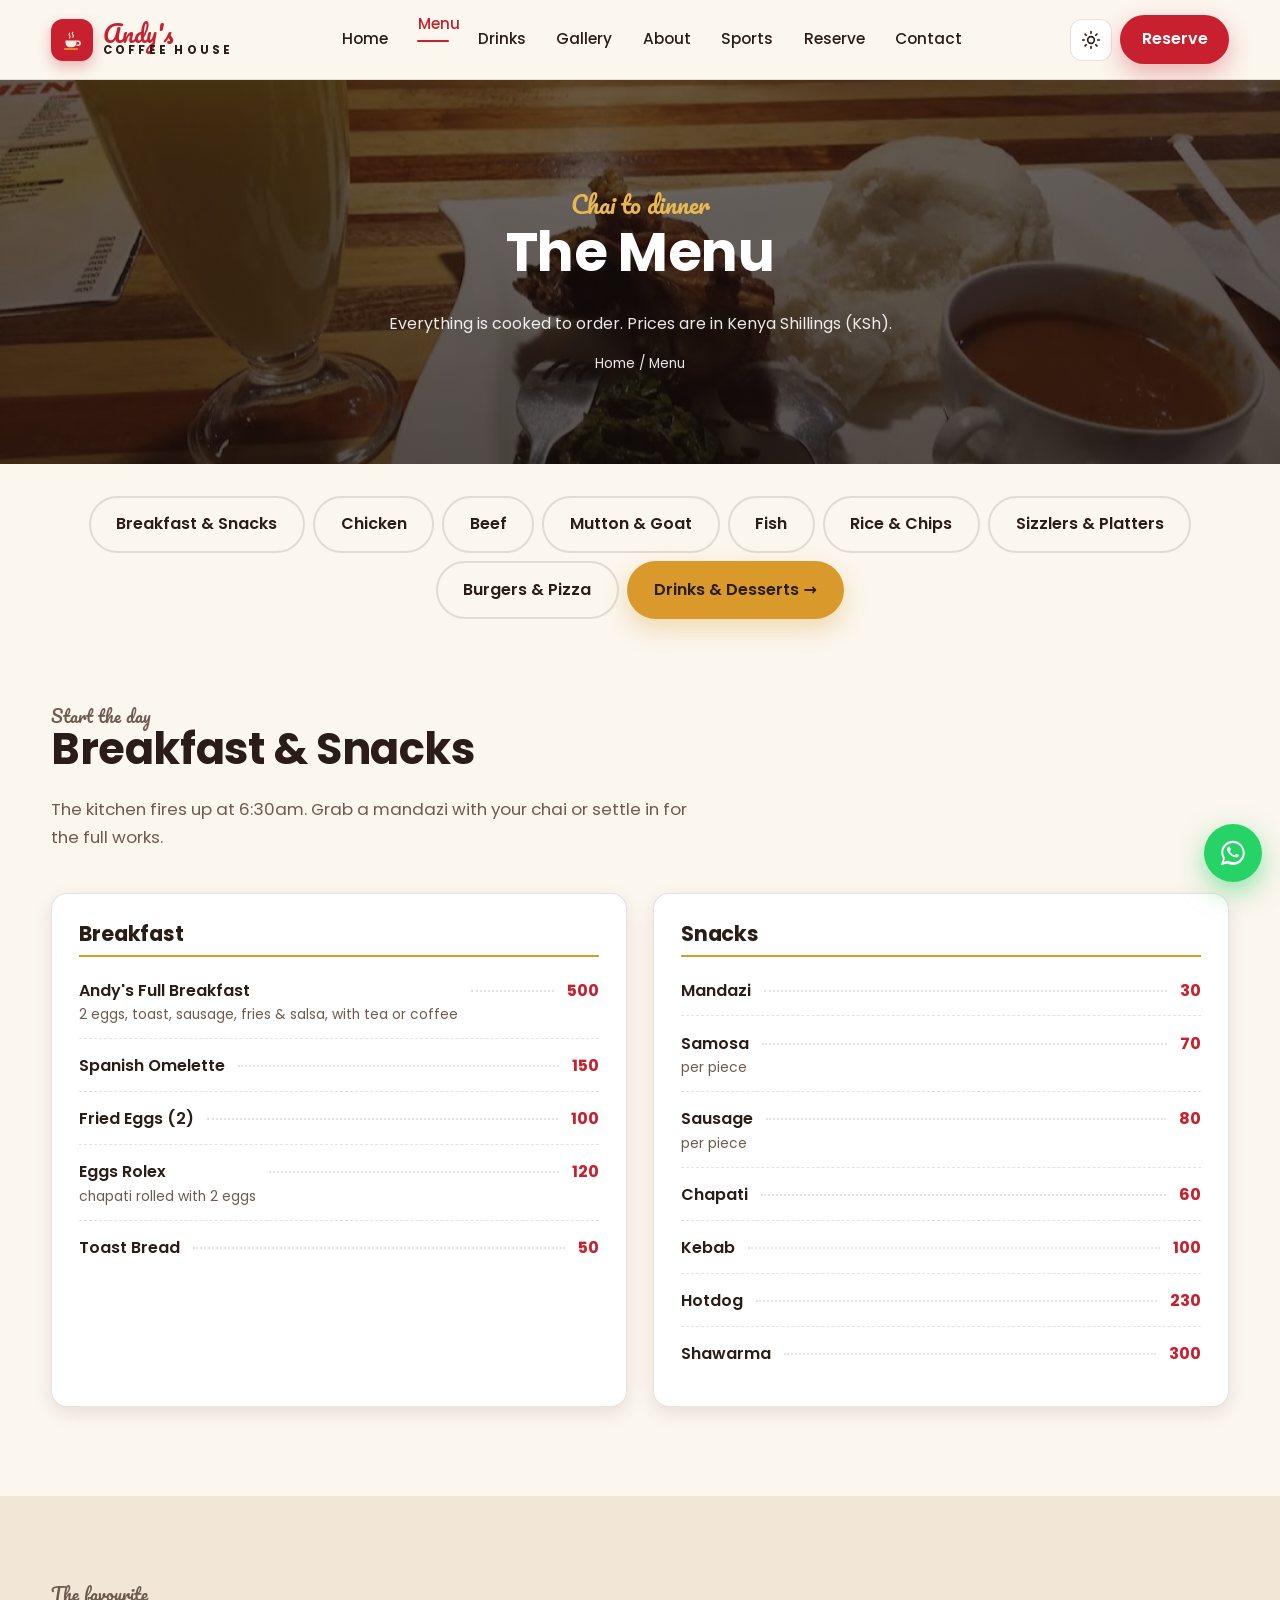
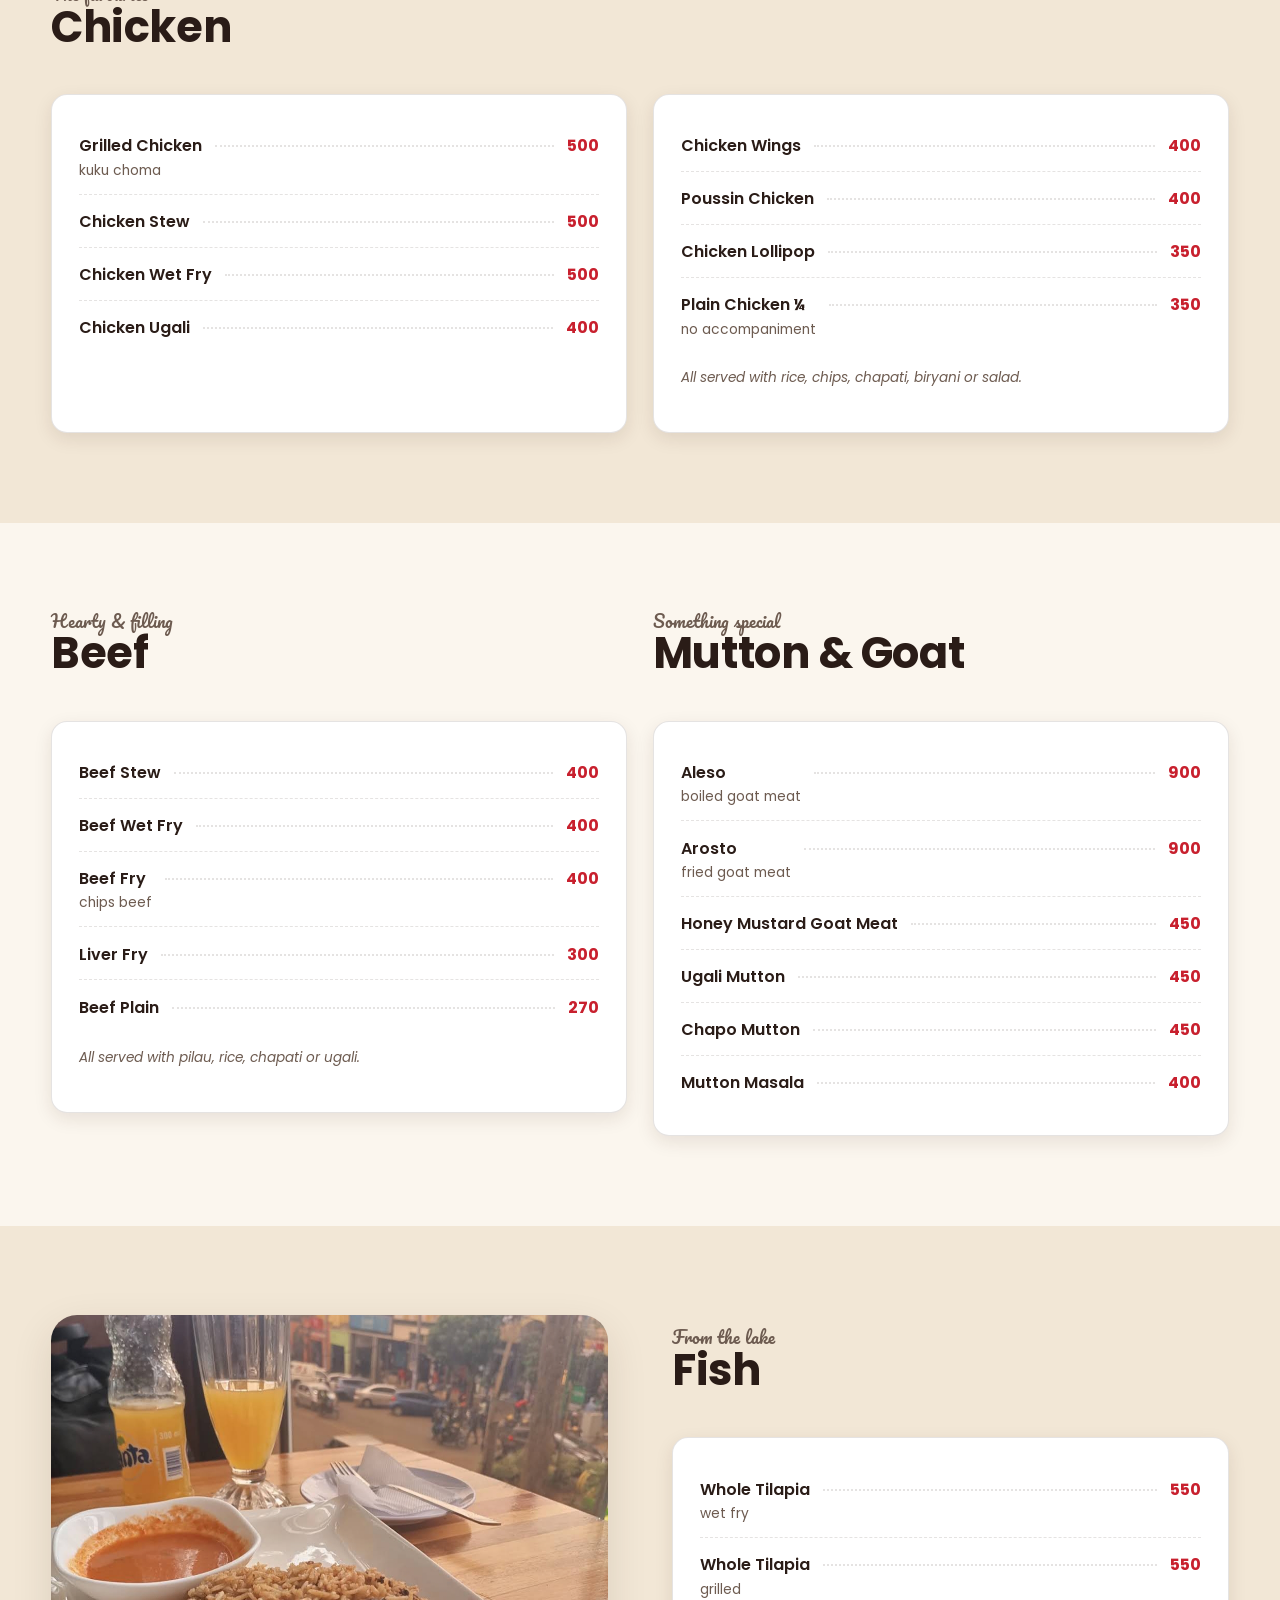
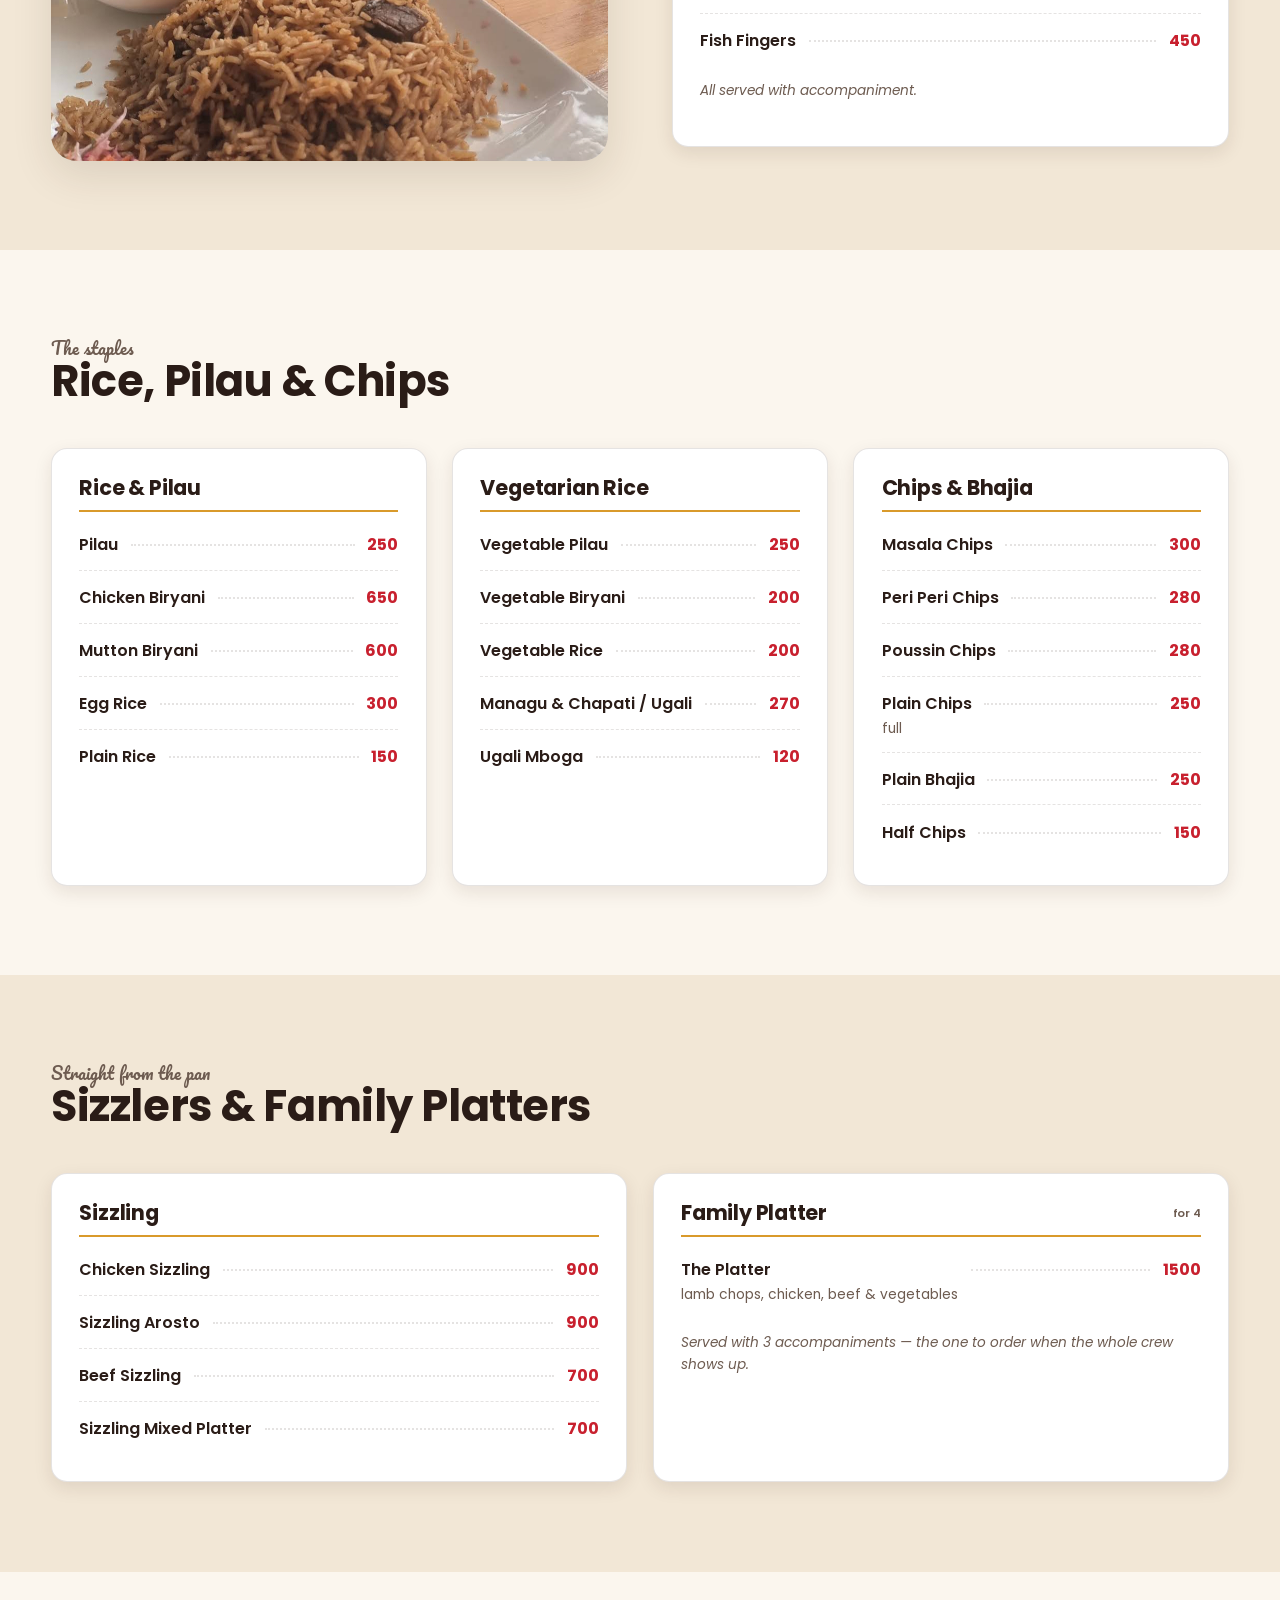
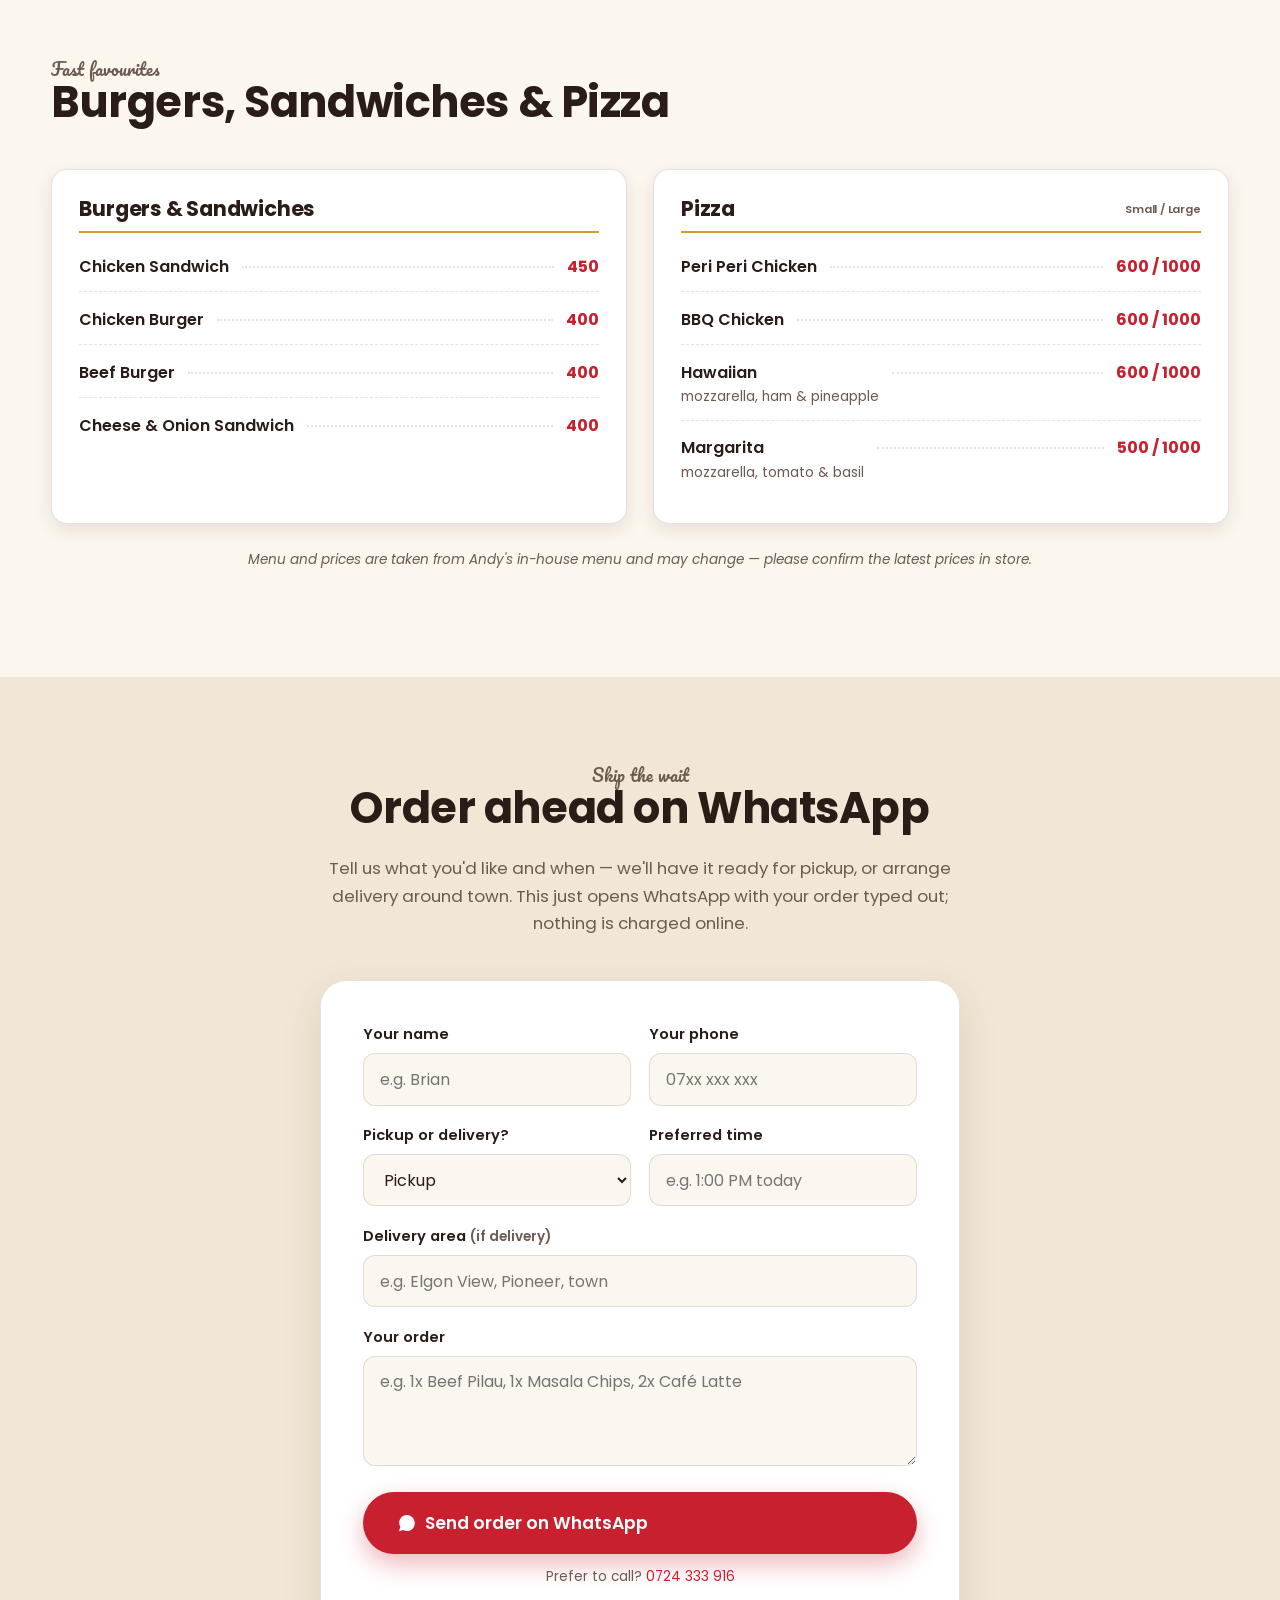
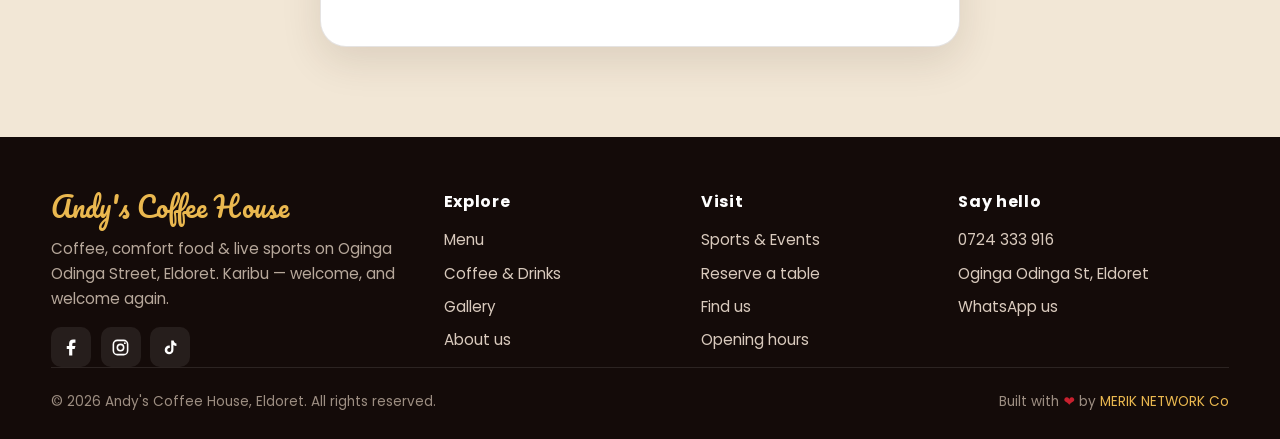
<file: menu/index.html>
<!DOCTYPE html>
<html lang="en">
<head>
<meta charset="UTF-8">
<meta name="viewport" content="width=device-width, initial-scale=1.0">
<title>Menu — Andy's Coffee House, Eldoret | Breakfast, Nyama, Pilau & More</title>
<meta name="description" content="The full Andy's Coffee House menu with prices in KSh — breakfast, chicken, beef, mutton & goat, fish, rice & pilau, chips, sizzlers, family platters, burgers and pizza. Oginga Odinga Street, Eldoret.">
<meta name="theme-color" content="#c8202e">
<link rel="canonical" href="https://andys.bizyetu.co.ke/menu/">
<meta property="og:type" content="website">
<meta property="og:title" content="Menu — Andy's Coffee House, Eldoret">
<meta property="og:description" content="Breakfast to dinner: pilau, kuku choma, sizzlers, family platters, burgers and pizza. Full price list.">
<meta property="og:image" content="https://andys.bizyetu.co.ke/images/food-ugali-chicken.jpg">
<meta property="og:url" content="https://andys.bizyetu.co.ke/menu/">
<link rel="icon" href="../favicon.svg" type="image/svg+xml">
<link rel="preconnect" href="https://fonts.googleapis.com">
<link rel="preconnect" href="https://fonts.gstatic.com" crossorigin>
<link href="https://fonts.googleapis.com/css2?family=Pacifico&family=Poppins:wght@400;500;600;700;800&display=swap" rel="stylesheet">
<link rel="stylesheet" href="../css/styles.css">
</head>
<body>

<header class="site-header">
  <div class="wrap nav">
    <a class="brand" href="../index.html" aria-label="Andy's Coffee House home">
      <span class="mark">
        <svg viewBox="0 0 64 64" aria-hidden="true">
          <g fill="none" stroke="#f7ecd9" stroke-width="3" stroke-linecap="round" opacity=".9"><path d="M26 15c-2 2-2 4 0 6s2 4 0 6"/><path d="M34 13c-2 2-2 4 0 6s2 4 0 6"/></g>
          <path d="M16 33h27v6a11 11 0 0 1-11 11H27a11 11 0 0 1-11-11z" fill="#f7ecd9"/>
          <path d="M43 35h4a5 5 0 0 1 0 10h-4" fill="none" stroke="#f7ecd9" stroke-width="3.6"/>
          <rect x="12" y="52" width="35" height="4" rx="2" fill="#e0a93a"/>
        </svg>
      </span>
      <span class="brand-text"><span class="andys">Andy's</span><span class="ch">Coffee House</span></span>
    </a>
    <nav>
      <ul class="nav-links">
        <li class="nav-close"><button class="icon-btn nav-close-btn" aria-label="Close menu">✕</button></li>
        <li><a href="../index.html">Home</a></li>
        <li><a href="../menu/" class="active">Menu</a></li>
        <li><a href="../drinks/">Drinks</a></li>
        <li><a href="../gallery/">Gallery</a></li>
        <li><a href="../about/">About</a></li>
        <li><a href="../events/">Sports</a></li>
        <li><a href="../reserve/">Reserve</a></li>
        <li><a href="../contact/">Contact</a></li>
      </ul>
    </nav>
    <div class="nav-actions">
      <button class="icon-btn theme-toggle" aria-label="Switch light / dark theme">
        <svg class="sun" viewBox="0 0 24 24" fill="none" stroke="currentColor" stroke-width="2" stroke-linecap="round"><circle cx="12" cy="12" r="4"/><path d="M12 2v2M12 20v2M4.9 4.9l1.4 1.4M17.7 17.7l1.4 1.4M2 12h2M20 12h2M4.9 19.1l1.4-1.4M17.7 6.3l1.4-1.4"/></svg>
        <svg class="moon" viewBox="0 0 24 24" fill="currentColor"><path d="M21 12.8A9 9 0 1 1 11.2 3a7 7 0 0 0 9.8 9.8z"/></svg>
      </button>
      <a href="../reserve/" class="btn btn-primary" style="padding:.6rem 1.2rem">Reserve</a>
      <button class="icon-btn hamburger" aria-label="Open menu"><svg viewBox="0 0 24 24" fill="none" stroke="currentColor" stroke-width="2" stroke-linecap="round"><path d="M3 6h18M3 12h18M3 18h18"/></svg></button>
    </div>
  </div>
</header>
<div class="nav-backdrop"></div>

<section class="page-banner" style="background-image:url('../images/food-ugali-chicken.jpg')">
  <div class="wrap">
    <p class="eyebrow">Chai to dinner</p>
    <h1>The Menu</h1>
    <p>Everything is cooked to order. Prices are in Kenya Shillings (KSh).</p>
    <p class="crumbs"><a href="../index.html">Home</a> / Menu</p>
  </div>
</section>

<!-- Quick jump -->
<section style="padding-top:2rem;padding-bottom:0">
  <div class="wrap text-center">
    <div style="display:flex;flex-wrap:wrap;gap:.5rem;justify-content:center">
      <a href="#breakfast" class="btn btn-ghost">Breakfast &amp; Snacks</a>
      <a href="#chicken" class="btn btn-ghost">Chicken</a>
      <a href="#beef" class="btn btn-ghost">Beef</a>
      <a href="#goat" class="btn btn-ghost">Mutton &amp; Goat</a>
      <a href="#fish" class="btn btn-ghost">Fish</a>
      <a href="#rice" class="btn btn-ghost">Rice &amp; Chips</a>
      <a href="#sizzling" class="btn btn-ghost">Sizzlers &amp; Platters</a>
      <a href="#pizza" class="btn btn-ghost">Burgers &amp; Pizza</a>
      <a href="../drinks/" class="btn btn-gold">Drinks &amp; Desserts →</a>
    </div>
  </div>
</section>

<section id="breakfast">
  <div class="wrap">
    <div class="section-head reveal">
      <p class="eyebrow">Start the day</p>
      <h2>Breakfast &amp; Snacks</h2>
      <p>The kitchen fires up at 6:30am. Grab a mandazi with your chai or settle in for the full works.</p>
    </div>
    <div class="grid g-2">
      <div class="menu-card reveal">
        <h3>Breakfast</h3>
        <div class="menu-list">
          <div class="menu-row"><span class="dish">Andy's Full Breakfast <span class="desc">2 eggs, toast, sausage, fries &amp; salsa, with tea or coffee</span></span><span class="dots"></span><span class="price">500</span></div>
          <div class="menu-row"><span class="dish">Spanish Omelette</span><span class="dots"></span><span class="price">150</span></div>
          <div class="menu-row"><span class="dish">Fried Eggs (2)</span><span class="dots"></span><span class="price">100</span></div>
          <div class="menu-row"><span class="dish">Eggs Rolex <span class="desc">chapati rolled with 2 eggs</span></span><span class="dots"></span><span class="price">120</span></div>
          <div class="menu-row"><span class="dish">Toast Bread</span><span class="dots"></span><span class="price">50</span></div>
        </div>
      </div>
      <div class="menu-card reveal d1">
        <h3>Snacks</h3>
        <div class="menu-list">
          <div class="menu-row"><span class="dish">Mandazi</span><span class="dots"></span><span class="price">30</span></div>
          <div class="menu-row"><span class="dish">Samosa <span class="desc">per piece</span></span><span class="dots"></span><span class="price">70</span></div>
          <div class="menu-row"><span class="dish">Sausage <span class="desc">per piece</span></span><span class="dots"></span><span class="price">80</span></div>
          <div class="menu-row"><span class="dish">Chapati</span><span class="dots"></span><span class="price">60</span></div>
          <div class="menu-row"><span class="dish">Kebab</span><span class="dots"></span><span class="price">100</span></div>
          <div class="menu-row"><span class="dish">Hotdog</span><span class="dots"></span><span class="price">230</span></div>
          <div class="menu-row"><span class="dish">Shawarma</span><span class="dots"></span><span class="price">300</span></div>
        </div>
      </div>
    </div>
  </div>
</section>

<section id="chicken" class="bg-alt">
  <div class="wrap">
    <div class="section-head reveal"><p class="eyebrow">The favourite</p><h2>Chicken</h2></div>
    <div class="grid g-2">
      <div class="menu-card reveal">
        <div class="menu-list">
          <div class="menu-row"><span class="dish">Grilled Chicken <span class="desc">kuku choma</span></span><span class="dots"></span><span class="price">500</span></div>
          <div class="menu-row"><span class="dish">Chicken Stew</span><span class="dots"></span><span class="price">500</span></div>
          <div class="menu-row"><span class="dish">Chicken Wet Fry</span><span class="dots"></span><span class="price">500</span></div>
          <div class="menu-row"><span class="dish">Chicken Ugali</span><span class="dots"></span><span class="price">400</span></div>
        </div>
      </div>
      <div class="menu-card reveal d1">
        <div class="menu-list">
          <div class="menu-row"><span class="dish">Chicken Wings</span><span class="dots"></span><span class="price">400</span></div>
          <div class="menu-row"><span class="dish">Poussin Chicken</span><span class="dots"></span><span class="price">400</span></div>
          <div class="menu-row"><span class="dish">Chicken Lollipop</span><span class="dots"></span><span class="price">350</span></div>
          <div class="menu-row"><span class="dish">Plain Chicken ¼ <span class="desc">no accompaniment</span></span><span class="dots"></span><span class="price">350</span></div>
        </div>
        <p class="menu-note">All served with rice, chips, chapati, biryani or salad.</p>
      </div>
    </div>
  </div>
</section>

<section id="beef">
  <div class="wrap">
    <div class="grid g-2">
      <div class="reveal">
        <div class="section-head"><p class="eyebrow">Hearty &amp; filling</p><h2>Beef</h2></div>
        <div class="menu-card">
          <div class="menu-list">
            <div class="menu-row"><span class="dish">Beef Stew</span><span class="dots"></span><span class="price">400</span></div>
            <div class="menu-row"><span class="dish">Beef Wet Fry</span><span class="dots"></span><span class="price">400</span></div>
            <div class="menu-row"><span class="dish">Beef Fry <span class="desc">chips beef</span></span><span class="dots"></span><span class="price">400</span></div>
            <div class="menu-row"><span class="dish">Liver Fry</span><span class="dots"></span><span class="price">300</span></div>
            <div class="menu-row"><span class="dish">Beef Plain</span><span class="dots"></span><span class="price">270</span></div>
          </div>
          <p class="menu-note">All served with pilau, rice, chapati or ugali.</p>
        </div>
      </div>
      <div id="goat" class="reveal d1">
        <div class="section-head"><p class="eyebrow">Something special</p><h2>Mutton &amp; Goat</h2></div>
        <div class="menu-card">
          <div class="menu-list">
            <div class="menu-row"><span class="dish">Aleso <span class="desc">boiled goat meat</span></span><span class="dots"></span><span class="price">900</span></div>
            <div class="menu-row"><span class="dish">Arosto <span class="desc">fried goat meat</span></span><span class="dots"></span><span class="price">900</span></div>
            <div class="menu-row"><span class="dish">Honey Mustard Goat Meat</span><span class="dots"></span><span class="price">450</span></div>
            <div class="menu-row"><span class="dish">Ugali Mutton</span><span class="dots"></span><span class="price">450</span></div>
            <div class="menu-row"><span class="dish">Chapo Mutton</span><span class="dots"></span><span class="price">450</span></div>
            <div class="menu-row"><span class="dish">Mutton Masala</span><span class="dots"></span><span class="price">400</span></div>
          </div>
        </div>
      </div>
    </div>
  </div>
</section>

<section id="fish" class="bg-alt">
  <div class="wrap split">
    <div class="split-media reveal"><img src="../images/food-pilau-streetview.jpg" alt="Plate of pilau with kachumbari at a window table"></div>
    <div class="reveal d1">
      <div class="section-head"><p class="eyebrow">From the lake</p><h2>Fish</h2></div>
      <div class="menu-card">
        <div class="menu-list">
          <div class="menu-row"><span class="dish">Whole Tilapia <span class="desc">wet fry</span></span><span class="dots"></span><span class="price">550</span></div>
          <div class="menu-row"><span class="dish">Whole Tilapia <span class="desc">grilled</span></span><span class="dots"></span><span class="price">550</span></div>
          <div class="menu-row"><span class="dish">Fish Fingers</span><span class="dots"></span><span class="price">450</span></div>
        </div>
        <p class="menu-note">All served with accompaniment.</p>
      </div>
    </div>
  </div>
</section>

<section id="rice">
  <div class="wrap">
    <div class="section-head reveal"><p class="eyebrow">The staples</p><h2>Rice, Pilau &amp; Chips</h2></div>
    <div class="grid g-3">
      <div class="menu-card reveal">
        <h3>Rice &amp; Pilau</h3>
        <div class="menu-list">
          <div class="menu-row"><span class="dish">Pilau</span><span class="dots"></span><span class="price">250</span></div>
          <div class="menu-row"><span class="dish">Chicken Biryani</span><span class="dots"></span><span class="price">650</span></div>
          <div class="menu-row"><span class="dish">Mutton Biryani</span><span class="dots"></span><span class="price">600</span></div>
          <div class="menu-row"><span class="dish">Egg Rice</span><span class="dots"></span><span class="price">300</span></div>
          <div class="menu-row"><span class="dish">Plain Rice</span><span class="dots"></span><span class="price">150</span></div>
        </div>
      </div>
      <div class="menu-card reveal d1">
        <h3>Vegetarian Rice</h3>
        <div class="menu-list">
          <div class="menu-row"><span class="dish">Vegetable Pilau</span><span class="dots"></span><span class="price">250</span></div>
          <div class="menu-row"><span class="dish">Vegetable Biryani</span><span class="dots"></span><span class="price">200</span></div>
          <div class="menu-row"><span class="dish">Vegetable Rice</span><span class="dots"></span><span class="price">200</span></div>
          <div class="menu-row"><span class="dish">Managu &amp; Chapati / Ugali</span><span class="dots"></span><span class="price">270</span></div>
          <div class="menu-row"><span class="dish">Ugali Mboga</span><span class="dots"></span><span class="price">120</span></div>
        </div>
      </div>
      <div class="menu-card reveal d2">
        <h3>Chips &amp; Bhajia</h3>
        <div class="menu-list">
          <div class="menu-row"><span class="dish">Masala Chips</span><span class="dots"></span><span class="price">300</span></div>
          <div class="menu-row"><span class="dish">Peri Peri Chips</span><span class="dots"></span><span class="price">280</span></div>
          <div class="menu-row"><span class="dish">Poussin Chips</span><span class="dots"></span><span class="price">280</span></div>
          <div class="menu-row"><span class="dish">Plain Chips <span class="desc">full</span></span><span class="dots"></span><span class="price">250</span></div>
          <div class="menu-row"><span class="dish">Plain Bhajia</span><span class="dots"></span><span class="price">250</span></div>
          <div class="menu-row"><span class="dish">Half Chips</span><span class="dots"></span><span class="price">150</span></div>
        </div>
      </div>
    </div>
  </div>
</section>

<section id="sizzling" class="bg-alt">
  <div class="wrap">
    <div class="section-head reveal"><p class="eyebrow">Straight from the pan</p><h2>Sizzlers &amp; Family Platters</h2></div>
    <div class="grid g-2">
      <div class="menu-card reveal">
        <h3>Sizzling</h3>
        <div class="menu-list">
          <div class="menu-row"><span class="dish">Chicken Sizzling</span><span class="dots"></span><span class="price">900</span></div>
          <div class="menu-row"><span class="dish">Sizzling Arosto</span><span class="dots"></span><span class="price">900</span></div>
          <div class="menu-row"><span class="dish">Beef Sizzling</span><span class="dots"></span><span class="price">700</span></div>
          <div class="menu-row"><span class="dish">Sizzling Mixed Platter</span><span class="dots"></span><span class="price">700</span></div>
        </div>
      </div>
      <div class="menu-card reveal d1">
        <h3>Family Platter <span class="tag">for 4</span></h3>
        <div class="menu-list">
          <div class="menu-row"><span class="dish">The Platter <span class="desc">lamb chops, chicken, beef &amp; vegetables</span></span><span class="dots"></span><span class="price">1500</span></div>
        </div>
        <p class="menu-note">Served with 3 accompaniments — the one to order when the whole crew shows up.</p>
      </div>
    </div>
  </div>
</section>

<section id="pizza">
  <div class="wrap">
    <div class="section-head reveal"><p class="eyebrow">Fast favourites</p><h2>Burgers, Sandwiches &amp; Pizza</h2></div>
    <div class="grid g-2">
      <div class="menu-card reveal">
        <h3>Burgers &amp; Sandwiches</h3>
        <div class="menu-list">
          <div class="menu-row"><span class="dish">Chicken Sandwich</span><span class="dots"></span><span class="price">450</span></div>
          <div class="menu-row"><span class="dish">Chicken Burger</span><span class="dots"></span><span class="price">400</span></div>
          <div class="menu-row"><span class="dish">Beef Burger</span><span class="dots"></span><span class="price">400</span></div>
          <div class="menu-row"><span class="dish">Cheese &amp; Onion Sandwich</span><span class="dots"></span><span class="price">400</span></div>
        </div>
      </div>
      <div class="menu-card reveal d1">
        <h3>Pizza <span class="tag">Small / Large</span></h3>
        <div class="menu-list">
          <div class="menu-row"><span class="dish">Peri Peri Chicken</span><span class="dots"></span><span class="price">600 / 1000</span></div>
          <div class="menu-row"><span class="dish">BBQ Chicken</span><span class="dots"></span><span class="price">600 / 1000</span></div>
          <div class="menu-row"><span class="dish">Hawaiian <span class="desc">mozzarella, ham &amp; pineapple</span></span><span class="dots"></span><span class="price">600 / 1000</span></div>
          <div class="menu-row"><span class="dish">Margarita <span class="desc">mozzarella, tomato &amp; basil</span></span><span class="dots"></span><span class="price">500 / 1000</span></div>
        </div>
      </div>
    </div>
    <p class="text-center menu-note" style="margin-top:1.6rem">Menu and prices are taken from Andy's in-house menu and may change — please confirm the latest prices in store.</p>
  </div>
</section>

<!-- Order-ahead form -->
<section id="order" class="bg-alt">
  <div class="wrap">
    <div class="section-head center reveal">
      <p class="eyebrow">Skip the wait</p>
      <h2>Order ahead on WhatsApp</h2>
      <p>Tell us what you'd like and when — we'll have it ready for pickup, or arrange delivery around town. This just opens WhatsApp with your order typed out; nothing is charged online.</p>
    </div>
    <div style="max-width:640px;margin-inline:auto" class="reveal d1">
      <form id="order-form" class="form-card">
        <div class="field-row">
          <div class="field"><label for="o-name">Your name</label><input id="o-name" name="name" required placeholder="e.g. Brian"></div>
          <div class="field"><label for="o-phone">Your phone</label><input id="o-phone" name="phone" required placeholder="07xx xxx xxx"></div>
        </div>
        <div class="field-row">
          <div class="field"><label for="o-type">Pickup or delivery?</label>
            <select id="o-type" name="otype"><option>Pickup</option><option>Delivery</option><option>Eat in</option></select>
          </div>
          <div class="field"><label for="o-time">Preferred time</label><input id="o-time" name="time" placeholder="e.g. 1:00 PM today"></div>
        </div>
        <div class="field"><label for="o-area">Delivery area <span class="form-hint">(if delivery)</span></label><input id="o-area" name="area" placeholder="e.g. Elgon View, Pioneer, town"></div>
        <div class="field"><label for="o-items">Your order</label><textarea id="o-items" name="items" required placeholder="e.g. 1x Beef Pilau, 1x Masala Chips, 2x Café Latte"></textarea></div>
        <button type="submit" class="btn btn-primary btn-lg" style="width:100%">
          <svg viewBox="0 0 32 32" width="20" height="20" fill="currentColor"><path d="M16 3C9 3 3.5 8.5 3.5 15.5c0 2.4.7 4.7 1.9 6.7L3 29l7-1.8c1.9 1 4 1.6 6 1.6 7 0 12.5-5.5 12.5-12.5S23 3 16 3z"/></svg>
          Send order on WhatsApp
        </button>
        <p class="form-hint" style="text-align:center;margin-top:.8rem">Prefer to call? <a data-phone-primary href="tel:+254724333916">0724 333 916</a></p>
      </form>
    </div>
  </div>
</section>

<footer class="site-footer">
  <div class="wrap">
    <div class="footer-grid">
      <div class="footer-brand">
        <span class="andys">Andy's Coffee House</span>
        <p>Coffee, comfort food &amp; live sports on Oginga Odinga Street, Eldoret. Karibu — welcome, and welcome again.</p>
        <div class="social-row">
          <a href="https://www.facebook.com/61573429738245" target="_blank" rel="noopener" aria-label="Facebook"><svg viewBox="0 0 24 24" fill="currentColor"><path d="M13 22v-8h3l1-4h-4V8c0-1 .5-2 2-2h2V2h-3c-3 0-5 2-5 5v3H6v4h3v8z"/></svg></a>
          <a href="https://www.instagram.com/andys_coffeehouse/" target="_blank" rel="noopener" aria-label="Instagram"><svg viewBox="0 0 24 24" fill="none" stroke="currentColor" stroke-width="2"><rect x="3" y="3" width="18" height="18" rx="5"/><circle cx="12" cy="12" r="4"/><circle cx="17.5" cy="6.5" r="1.2" fill="currentColor" stroke="none"/></svg></a>
          <a href="https://www.tiktok.com/discover/andys-coffee-house-eldoret" target="_blank" rel="noopener" aria-label="TikTok"><svg viewBox="0 0 24 24" fill="currentColor"><path d="M16 3c.3 2 1.6 3.6 3.5 4v3c-1.4 0-2.7-.4-3.8-1.1V15a5.5 5.5 0 1 1-5.5-5.5c.3 0 .6 0 .9.1v3.1a2.5 2.5 0 1 0 1.8 2.4V3z"/></svg></a>
        </div>
      </div>
      <div><h4>Explore</h4><ul class="footer-links"><li><a href="../menu/">Menu</a></li><li><a href="../drinks/">Coffee &amp; Drinks</a></li><li><a href="../gallery/">Gallery</a></li><li><a href="../about/">About us</a></li></ul></div>
      <div><h4>Visit</h4><ul class="footer-links"><li><a href="../events/">Sports &amp; Events</a></li><li><a href="../reserve/">Reserve a table</a></li><li><a href="../contact/">Find us</a></li><li><a href="../contact/">Opening hours</a></li></ul></div>
      <div><h4>Say hello</h4><ul class="footer-links"><li><a data-phone-primary href="tel:+254724333916">0724 333 916</a></li><li><a data-maps href="#" target="_blank" rel="noopener">Oginga Odinga St, Eldoret</a></li><li><a data-wa-hello href="#" target="_blank" rel="noopener">WhatsApp us</a></li></ul></div>
    </div>
    <div class="footer-bottom">
      <p>© <span data-year>2026</span> Andy's Coffee House, Eldoret. All rights reserved.</p>
      <p>Built with <span class="heart">❤</span> by <a href="https://merikagency.com" target="_blank" rel="noopener">MERIK NETWORK Co</a></p>
    </div>
  </div>
</footer>

<a class="wa-float" data-wa-hello href="#" target="_blank" rel="noopener" aria-label="Chat with Andy's on WhatsApp">
  <svg viewBox="0 0 32 32" fill="currentColor"><path d="M16 3C9 3 3.5 8.5 3.5 15.5c0 2.4.7 4.7 1.9 6.7L3 29l7-1.8c1.9 1 4 1.6 6 1.6 7 0 12.5-5.5 12.5-12.5S23 3 16 3zm0 22.7c-1.8 0-3.6-.5-5.1-1.4l-.4-.2-4.2 1.1 1.1-4.1-.2-.4a10 10 0 0 1-1.6-5.5C5.6 9.9 10.2 5.3 16 5.3S26.4 9.9 26.4 15.6 21.8 25.7 16 25.7zm5.7-7.8c-.3-.2-1.8-.9-2.1-1-.3-.1-.5-.2-.7.2s-.8 1-1 1.2-.4.2-.7 0c-.3-.2-1.3-.5-2.6-1.6-1-.9-1.6-1.9-1.8-2.3s0-.5.1-.7l.5-.6c.2-.2.2-.3.3-.5s0-.4 0-.6c-.1-.2-.7-1.7-1-2.3-.3-.6-.5-.5-.7-.5h-.6c-.2 0-.5.1-.8.4-.3.3-1 1-1 2.5s1.1 2.9 1.2 3.1c.2.2 2.2 3.4 5.4 4.7.8.3 1.3.5 1.8.6.7.2 1.4.2 1.9.1.6-.1 1.8-.7 2-1.5.3-.7.3-1.4.2-1.5-.1-.2-.3-.2-.6-.4z"/></svg>
</a>

<script src="../js/main.js"></script>
</body>
</html>
</file>
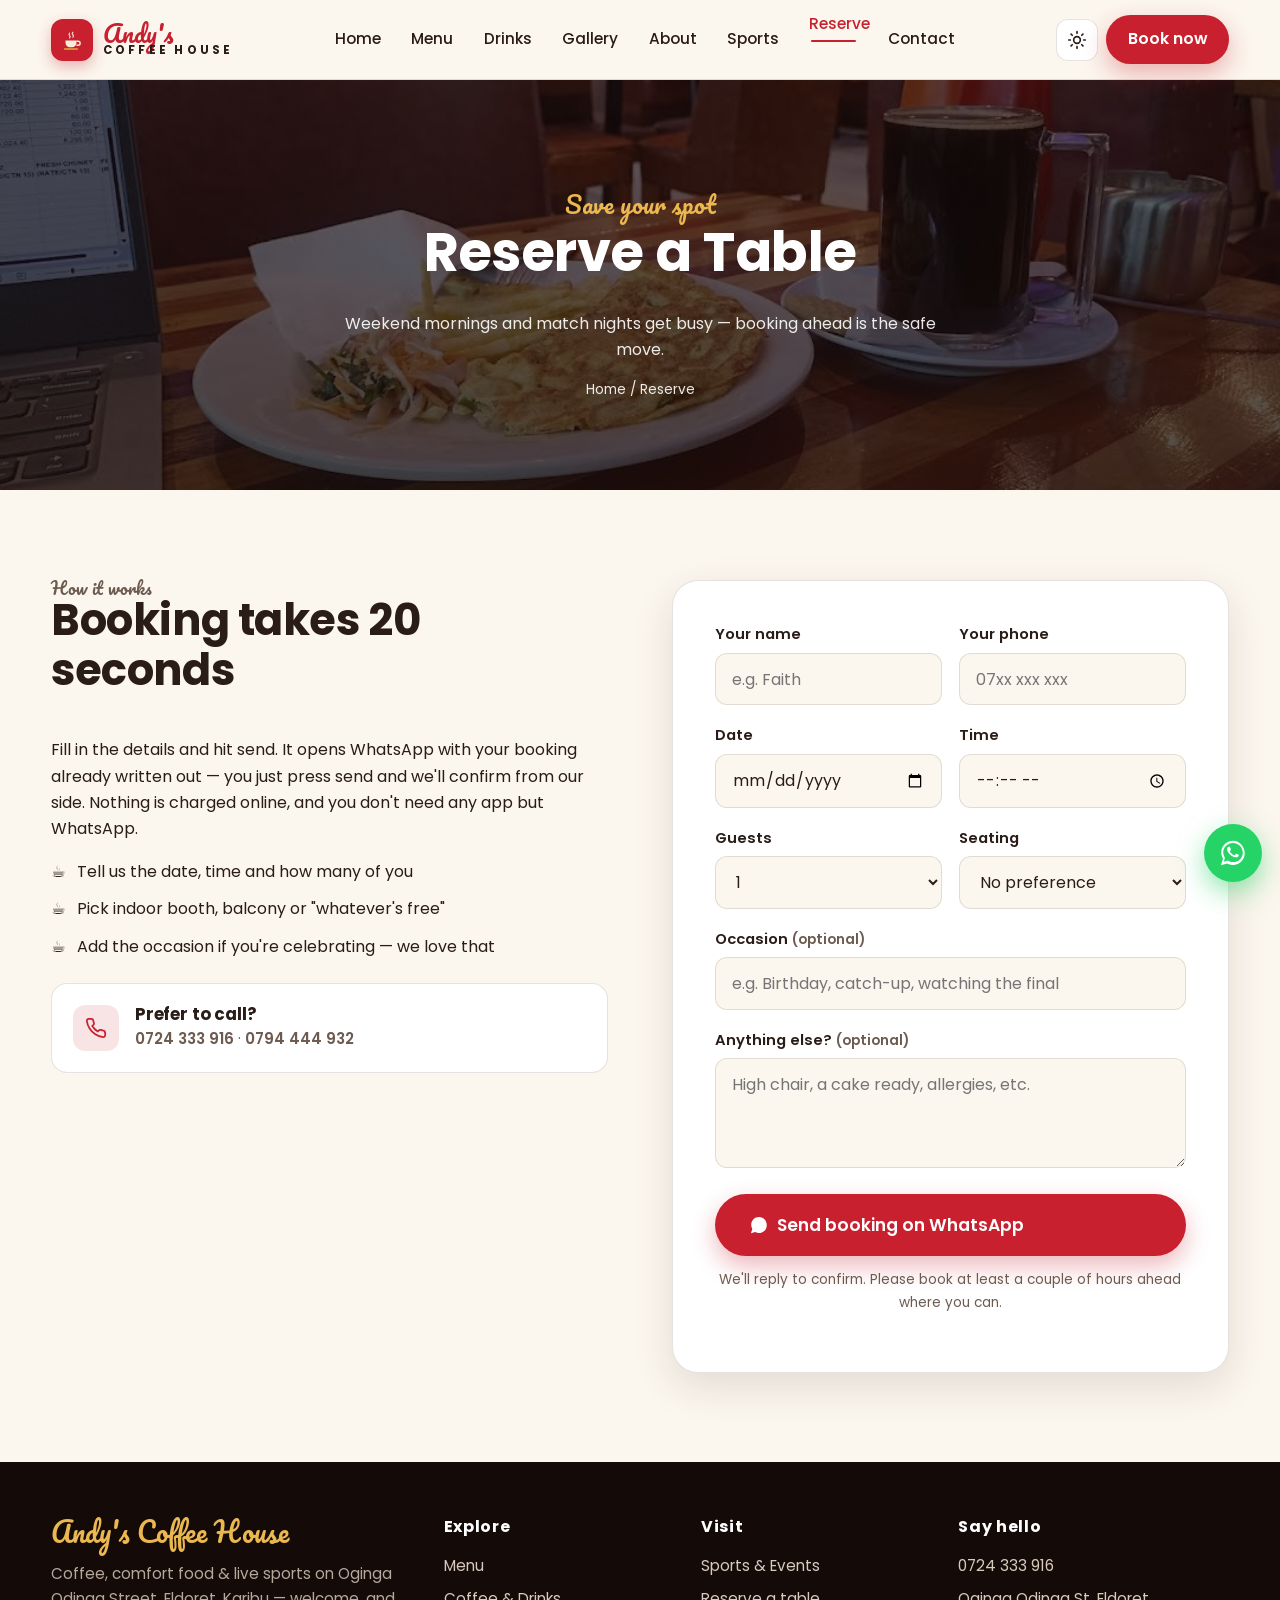
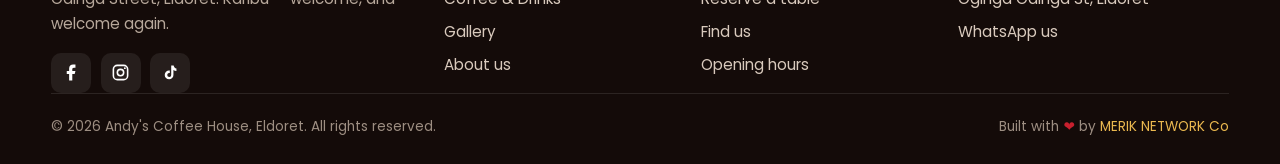
<file: reserve/index.html>
<!DOCTYPE html>
<html lang="en">
<head>
<meta charset="UTF-8">
<meta name="viewport" content="width=device-width, initial-scale=1.0">
<title>Reserve a Table — Andy's Coffee House, Eldoret</title>
<meta name="description" content="Book a table at Andy's Coffee House, Eldoret. Pick your date, time and party size and send it straight to us on WhatsApp — no account, no fuss.">
<meta name="theme-color" content="#c8202e">
<link rel="canonical" href="https://andys.bizyetu.co.ke/reserve/">
<meta property="og:type" content="website">
<meta property="og:title" content="Reserve a Table — Andy's Coffee House">
<meta property="og:description" content="Book your booth in a few taps and send it to us on WhatsApp.">
<meta property="og:image" content="https://andys.bizyetu.co.ke/images/interior-breakfast-work.jpg">
<meta property="og:url" content="https://andys.bizyetu.co.ke/reserve/">
<link rel="icon" href="../favicon.svg" type="image/svg+xml">
<link rel="preconnect" href="https://fonts.googleapis.com">
<link rel="preconnect" href="https://fonts.gstatic.com" crossorigin>
<link href="https://fonts.googleapis.com/css2?family=Pacifico&family=Poppins:wght@400;500;600;700;800&display=swap" rel="stylesheet">
<link rel="stylesheet" href="../css/styles.css">
</head>
<body>

<header class="site-header">
  <div class="wrap nav">
    <a class="brand" href="../index.html" aria-label="Andy's Coffee House home">
      <span class="mark"><svg viewBox="0 0 64 64" aria-hidden="true"><g fill="none" stroke="#f7ecd9" stroke-width="3" stroke-linecap="round" opacity=".9"><path d="M26 15c-2 2-2 4 0 6s2 4 0 6"/><path d="M34 13c-2 2-2 4 0 6s2 4 0 6"/></g><path d="M16 33h27v6a11 11 0 0 1-11 11H27a11 11 0 0 1-11-11z" fill="#f7ecd9"/><path d="M43 35h4a5 5 0 0 1 0 10h-4" fill="none" stroke="#f7ecd9" stroke-width="3.6"/><rect x="12" y="52" width="35" height="4" rx="2" fill="#e0a93a"/></svg></span>
      <span class="brand-text"><span class="andys">Andy's</span><span class="ch">Coffee House</span></span>
    </a>
    <nav>
      <ul class="nav-links">
        <li class="nav-close"><button class="icon-btn nav-close-btn" aria-label="Close menu">✕</button></li>
        <li><a href="../index.html">Home</a></li>
        <li><a href="../menu/">Menu</a></li>
        <li><a href="../drinks/">Drinks</a></li>
        <li><a href="../gallery/">Gallery</a></li>
        <li><a href="../about/">About</a></li>
        <li><a href="../events/">Sports</a></li>
        <li><a href="../reserve/" class="active">Reserve</a></li>
        <li><a href="../contact/">Contact</a></li>
      </ul>
    </nav>
    <div class="nav-actions">
      <button class="icon-btn theme-toggle" aria-label="Switch light / dark theme"><svg class="sun" viewBox="0 0 24 24" fill="none" stroke="currentColor" stroke-width="2" stroke-linecap="round"><circle cx="12" cy="12" r="4"/><path d="M12 2v2M12 20v2M4.9 4.9l1.4 1.4M17.7 17.7l1.4 1.4M2 12h2M20 12h2M4.9 19.1l1.4-1.4M17.7 6.3l1.4-1.4"/></svg><svg class="moon" viewBox="0 0 24 24" fill="currentColor"><path d="M21 12.8A9 9 0 1 1 11.2 3a7 7 0 0 0 9.8 9.8z"/></svg></button>
      <a href="#reserve-form" class="btn btn-primary" style="padding:.6rem 1.2rem">Book now</a>
      <button class="icon-btn hamburger" aria-label="Open menu"><svg viewBox="0 0 24 24" fill="none" stroke="currentColor" stroke-width="2" stroke-linecap="round"><path d="M3 6h18M3 12h18M3 18h18"/></svg></button>
    </div>
  </div>
</header>
<div class="nav-backdrop"></div>

<section class="page-banner" style="background-image:url('../images/interior-breakfast-work.jpg')">
  <div class="wrap">
    <p class="eyebrow">Save your spot</p>
    <h1>Reserve a Table</h1>
    <p>Weekend mornings and match nights get busy — booking ahead is the safe move.</p>
    <p class="crumbs"><a href="../index.html">Home</a> / Reserve</p>
  </div>
</section>

<section>
  <div class="wrap">
    <div class="split" style="align-items:start">
      <div class="reveal">
        <div class="section-head"><p class="eyebrow">How it works</p><h2>Booking takes 20 seconds</h2></div>
        <p>Fill in the details and hit send. It opens WhatsApp with your booking already written out — you just press send and we'll confirm from our side. Nothing is charged online, and you don't need any app but WhatsApp.</p>
        <ul class="list-check">
          <li>Tell us the date, time and how many of you</li>
          <li>Pick indoor booth, balcony or "whatever's free"</li>
          <li>Add the occasion if you're celebrating — we love that</li>
        </ul>
        <div class="info-tile" style="margin-top:1.4rem">
          <span class="ico"><svg viewBox="0 0 24 24" width="22" height="22" fill="none" stroke="currentColor" stroke-width="1.9"><path d="M22 16.9v3a2 2 0 0 1-2.2 2 19.8 19.8 0 0 1-8.6-3.1 19.5 19.5 0 0 1-6-6A19.8 19.8 0 0 1 2 4.2 2 2 0 0 1 4 2h3a2 2 0 0 1 2 1.7c.1 1 .4 1.9.7 2.8a2 2 0 0 1-.5 2.1L8 9.8a16 16 0 0 0 6 6l1.2-1.2a2 2 0 0 1 2.1-.5c.9.3 1.8.6 2.8.7a2 2 0 0 1 1.7 2z"/></svg></span>
          <div><h4>Prefer to call?</h4><p class="phones-inline" data-phones><a href="tel:+254724333916">0724 333 916</a></p></div>
        </div>
      </div>

      <div class="reveal d1">
        <form id="reserve-form" class="form-card">
          <div class="field-row">
            <div class="field"><label for="r-name">Your name</label><input id="r-name" name="name" required placeholder="e.g. Faith"></div>
            <div class="field"><label for="r-phone">Your phone</label><input id="r-phone" name="phone" required placeholder="07xx xxx xxx"></div>
          </div>
          <div class="field-row">
            <div class="field"><label for="r-date">Date</label><input id="r-date" name="date" type="date" required></div>
            <div class="field"><label for="r-time">Time</label><input id="r-time" name="time" type="time" required></div>
          </div>
          <div class="field-row">
            <div class="field"><label for="r-guests">Guests</label>
              <select id="r-guests" name="guests">
                <option>1</option><option>2</option><option>3</option><option>4</option>
                <option>5</option><option>6</option><option>7</option><option>8</option>
                <option>9</option><option>10+</option>
              </select>
            </div>
            <div class="field"><label for="r-seating">Seating</label>
              <select id="r-seating" name="seating">
                <option>No preference</option>
                <option>Indoor booth</option>
                <option>Balcony / window</option>
                <option>Near a screen (for the match)</option>
                <option>Big table for a group</option>
              </select>
            </div>
          </div>
          <div class="field"><label for="r-occasion">Occasion <span class="form-hint">(optional)</span></label><input id="r-occasion" name="occasion" placeholder="e.g. Birthday, catch-up, watching the final"></div>
          <div class="field"><label for="r-notes">Anything else? <span class="form-hint">(optional)</span></label><textarea id="r-notes" name="notes" placeholder="High chair, a cake ready, allergies, etc."></textarea></div>
          <button type="submit" class="btn btn-primary btn-lg" style="width:100%">
            <svg viewBox="0 0 32 32" width="20" height="20" fill="currentColor"><path d="M16 3C9 3 3.5 8.5 3.5 15.5c0 2.4.7 4.7 1.9 6.7L3 29l7-1.8c1.9 1 4 1.6 6 1.6 7 0 12.5-5.5 12.5-12.5S23 3 16 3z"/></svg>
            Send booking on WhatsApp
          </button>
          <p class="form-hint" style="text-align:center;margin-top:.8rem">We'll reply to confirm. Please book at least a couple of hours ahead where you can.</p>
        </form>
      </div>
    </div>
  </div>
</section>

<footer class="site-footer">
  <div class="wrap">
    <div class="footer-grid">
      <div class="footer-brand">
        <span class="andys">Andy's Coffee House</span>
        <p>Coffee, comfort food &amp; live sports on Oginga Odinga Street, Eldoret. Karibu — welcome, and welcome again.</p>
        <div class="social-row">
          <a href="https://www.facebook.com/61573429738245" target="_blank" rel="noopener" aria-label="Facebook"><svg viewBox="0 0 24 24" fill="currentColor"><path d="M13 22v-8h3l1-4h-4V8c0-1 .5-2 2-2h2V2h-3c-3 0-5 2-5 5v3H6v4h3v8z"/></svg></a>
          <a href="https://www.instagram.com/andys_coffeehouse/" target="_blank" rel="noopener" aria-label="Instagram"><svg viewBox="0 0 24 24" fill="none" stroke="currentColor" stroke-width="2"><rect x="3" y="3" width="18" height="18" rx="5"/><circle cx="12" cy="12" r="4"/><circle cx="17.5" cy="6.5" r="1.2" fill="currentColor" stroke="none"/></svg></a>
          <a href="https://www.tiktok.com/discover/andys-coffee-house-eldoret" target="_blank" rel="noopener" aria-label="TikTok"><svg viewBox="0 0 24 24" fill="currentColor"><path d="M16 3c.3 2 1.6 3.6 3.5 4v3c-1.4 0-2.7-.4-3.8-1.1V15a5.5 5.5 0 1 1-5.5-5.5c.3 0 .6 0 .9.1v3.1a2.5 2.5 0 1 0 1.8 2.4V3z"/></svg></a>
        </div>
      </div>
      <div><h4>Explore</h4><ul class="footer-links"><li><a href="../menu/">Menu</a></li><li><a href="../drinks/">Coffee &amp; Drinks</a></li><li><a href="../gallery/">Gallery</a></li><li><a href="../about/">About us</a></li></ul></div>
      <div><h4>Visit</h4><ul class="footer-links"><li><a href="../events/">Sports &amp; Events</a></li><li><a href="../reserve/">Reserve a table</a></li><li><a href="../contact/">Find us</a></li><li><a href="../contact/">Opening hours</a></li></ul></div>
      <div><h4>Say hello</h4><ul class="footer-links"><li><a data-phone-primary href="tel:+254724333916">0724 333 916</a></li><li><a data-maps href="#" target="_blank" rel="noopener">Oginga Odinga St, Eldoret</a></li><li><a data-wa-hello href="#" target="_blank" rel="noopener">WhatsApp us</a></li></ul></div>
    </div>
    <div class="footer-bottom">
      <p>© <span data-year>2026</span> Andy's Coffee House, Eldoret. All rights reserved.</p>
      <p>Built with <span class="heart">❤</span> by <a href="https://merikagency.com" target="_blank" rel="noopener">MERIK NETWORK Co</a></p>
    </div>
  </div>
</footer>

<a class="wa-float" data-wa-hello href="#" target="_blank" rel="noopener" aria-label="Chat with Andy's on WhatsApp"><svg viewBox="0 0 32 32" fill="currentColor"><path d="M16 3C9 3 3.5 8.5 3.5 15.5c0 2.4.7 4.7 1.9 6.7L3 29l7-1.8c1.9 1 4 1.6 6 1.6 7 0 12.5-5.5 12.5-12.5S23 3 16 3zm0 22.7c-1.8 0-3.6-.5-5.1-1.4l-.4-.2-4.2 1.1 1.1-4.1-.2-.4a10 10 0 0 1-1.6-5.5C5.6 9.9 10.2 5.3 16 5.3S26.4 9.9 26.4 15.6 21.8 25.7 16 25.7zm5.7-7.8c-.3-.2-1.8-.9-2.1-1-.3-.1-.5-.2-.7.2s-.8 1-1 1.2-.4.2-.7 0c-.3-.2-1.3-.5-2.6-1.6-1-.9-1.6-1.9-1.8-2.3s0-.5.1-.7l.5-.6c.2-.2.2-.3.3-.5s0-.4 0-.6c-.1-.2-.7-1.7-1-2.3-.3-.6-.5-.5-.7-.5h-.6c-.2 0-.5.1-.8.4-.3.3-1 1-1 2.5s1.1 2.9 1.2 3.1c.2.2 2.2 3.4 5.4 4.7.8.3 1.3.5 1.8.6.7.2 1.4.2 1.9.1.6-.1 1.8-.7 2-1.5.3-.7.3-1.4.2-1.5-.1-.2-.3-.2-.6-.4z"/></svg></a>

<script src="../js/main.js"></script>
</body>
</html>
</file>
<file: css/styles.css>
/* ==========================================================================
   Andy's Coffee House — Eldoret
   One stylesheet for the whole site. Warm coffee-house palette pulled
   straight from the menu boards and the room: house red, amber gold,
   espresso black and a lot of cream.
   ========================================================================== */

/* ---- Theme tokens -------------------------------------------------------- */
:root {
  --red:        #c8202e;
  --red-deep:   #9c1620;
  --gold:       #d99a2b;
  --gold-soft:  #eab84f;
  --cream:      #f7ecd9;

  --bg:         #fbf6ee;
  --bg-alt:     #f2e7d6;
  --surface:    #ffffff;
  --text:       #2a1c17;
  --text-soft:  #6d5b50;
  --border:     rgba(42, 28, 23, .12);
  --shadow:     0 14px 40px rgba(58, 32, 20, .12);
  --shadow-sm:  0 6px 18px rgba(58, 32, 20, .10);

  --head: "Poppins", system-ui, sans-serif;
  --body: "Poppins", system-ui, sans-serif;
  --script: "Pacifico", cursive;

  --wrap: 1180px;
  --radius: 16px;
  --radius-lg: 26px;
}

/* Dark theme: dim the lights, keep the red neon and the gold */
:root[data-theme="dark"] {
  --bg:        #17100e;
  --bg-alt:    #1f1512;
  --surface:   #251814;
  --text:      #f6ede1;
  --text-soft: #c6b4a6;
  --border:    rgba(246, 237, 225, .13);
  --shadow:    0 16px 44px rgba(0, 0, 0, .5);
  --shadow-sm: 0 8px 22px rgba(0, 0, 0, .45);
  --cream:     #f7ecd9;
}

/* Follow the system on the very first visit (JS stamps data-theme after) */
@media (prefers-color-scheme: dark) {
  :root:not([data-theme="light"]) {
    --bg:        #17100e;
    --bg-alt:    #1f1512;
    --surface:   #251814;
    --text:      #f6ede1;
    --text-soft: #c6b4a6;
    --border:    rgba(246, 237, 225, .13);
    --shadow:    0 16px 44px rgba(0, 0, 0, .5);
    --shadow-sm: 0 8px 22px rgba(0, 0, 0, .45);
  }
}

/* ---- Base ---------------------------------------------------------------- */
* { box-sizing: border-box; }

html { scroll-behavior: smooth; }

body {
  margin: 0;
  font-family: var(--body);
  font-weight: 400;
  color: var(--text);
  background: var(--bg);
  line-height: 1.65;
  -webkit-font-smoothing: antialiased;
  overflow-x: hidden;
}

h1, h2, h3, h4 {
  font-family: var(--head);
  font-weight: 700;
  line-height: 1.15;
  margin: 0 0 .5em;
  letter-spacing: -.01em;
}

p { margin: 0 0 1rem; }

a { color: var(--red); text-decoration: none; }
a:hover { color: var(--red-deep); }

img { max-width: 100%; display: block; }

.wrap { width: min(var(--wrap), 92%); margin-inline: auto; }

section { padding: clamp(3.5rem, 7vw, 6rem) 0; }

.eyebrow {
  font-family: var(--script);
  color: var(--red);
  font-size: 1.5rem;
  line-height: 1;
  margin-bottom: .3rem;
}
:root[data-theme="dark"] .eyebrow { color: var(--gold-soft); }
@media (prefers-color-scheme: dark) {
  :root:not([data-theme="light"]) .eyebrow { color: var(--gold-soft); }
}

.section-head { max-width: 640px; margin-bottom: 2.6rem; }
.section-head.center { margin-inline: auto; text-align: center; }
.section-head h2 { font-size: clamp(1.8rem, 4vw, 2.7rem); }
.section-head p { color: var(--text-soft); font-size: 1.05rem; margin-bottom: 0; }

.lead { font-size: 1.15rem; color: var(--text-soft); }

/* ---- Buttons ------------------------------------------------------------- */
.btn {
  display: inline-flex;
  align-items: center;
  gap: .55rem;
  font-family: var(--head);
  font-weight: 600;
  font-size: 1rem;
  padding: .85rem 1.6rem;
  border-radius: 999px;
  border: 2px solid transparent;
  cursor: pointer;
  transition: transform .18s ease, box-shadow .18s ease, background .18s ease, color .18s ease;
  white-space: nowrap;
}
.btn:active { transform: translateY(1px); }

.btn-primary {
  background: var(--red);
  color: #fff;
  box-shadow: 0 10px 24px rgba(200, 32, 46, .32);
}
.btn-primary:hover { background: var(--red-deep); color: #fff; transform: translateY(-2px); }

.btn-gold {
  background: var(--gold);
  color: #2a1c17;
  box-shadow: 0 10px 24px rgba(217, 154, 43, .32);
}
.btn-gold:hover { background: var(--gold-soft); color: #2a1c17; transform: translateY(-2px); }

.btn-ghost {
  background: transparent;
  color: var(--text);
  border-color: var(--border);
}
.btn-ghost:hover { border-color: var(--red); color: var(--red); }

.btn-lg { padding: 1rem 2rem; font-size: 1.08rem; }

/* ---- Header / nav -------------------------------------------------------- */
.site-header {
  position: sticky;
  top: 0;
  z-index: 60;
  border-bottom: 1px solid var(--border);
}
/* Frosted glass lives on a pseudo-element, NOT the header itself — an element
   with backdrop-filter becomes the containing block for position:fixed children,
   which would trap the mobile drawer inside the short header bar. */
.site-header::before {
  content: "";
  position: absolute;
  inset: 0;
  z-index: -1;
  background: color-mix(in srgb, var(--bg) 88%, transparent);
  backdrop-filter: blur(12px);
}
.nav {
  display: flex;
  align-items: center;
  justify-content: space-between;
  gap: 1rem;
  padding: .7rem 0;
}

/* Wordmark */
.brand { display: flex; align-items: center; gap: .6rem; line-height: 1; }
.brand .mark {
  width: 42px; height: 42px; border-radius: 12px;
  background: var(--red);
  display: grid; place-items: center;
  box-shadow: 0 6px 14px rgba(200, 32, 46, .3);
  flex: none;
}
.brand .mark svg { width: 26px; height: 26px; }
.brand-text { display: flex; flex-direction: column; }
.brand-text .andys {
  font-family: var(--script);
  color: var(--red);
  font-size: 1.5rem;
  line-height: .9;
}
:root[data-theme="dark"] .brand-text .andys { color: var(--gold-soft); }
@media (prefers-color-scheme: dark) {
  :root:not([data-theme="light"]) .brand-text .andys { color: var(--gold-soft); }
}
.brand-text .ch {
  font-family: var(--head);
  font-weight: 700;
  font-size: .72rem;
  letter-spacing: .28em;
  text-transform: uppercase;
  color: var(--text);
}

.nav-links {
  display: flex;
  align-items: center;
  gap: .3rem;
  list-style: none;
  margin: 0; padding: 0;
}
.nav-links a {
  color: var(--text);
  font-weight: 500;
  font-size: .96rem;
  padding: .5rem .8rem;
  border-radius: 10px;
  transition: background .15s ease, color .15s ease;
}
.nav-links a:hover { background: var(--bg-alt); color: var(--red); }
.nav-links a.active { color: var(--red); }
.nav-links a.active::after {
  content: ""; display: block; height: 2px; width: 60%;
  margin: 2px auto 0; background: var(--red); border-radius: 2px;
}

.nav-actions { display: flex; align-items: center; gap: .5rem; }

.icon-btn {
  width: 42px; height: 42px;
  display: grid; place-items: center;
  border-radius: 12px;
  border: 1px solid var(--border);
  background: var(--surface);
  color: var(--text);
  cursor: pointer;
  transition: border-color .15s ease, color .15s ease, transform .15s ease;
}
.icon-btn:hover { border-color: var(--red); color: var(--red); }
.icon-btn svg { width: 20px; height: 20px; }
.theme-toggle .moon { display: none; }
:root[data-theme="dark"] .theme-toggle .sun { display: none; }
:root[data-theme="dark"] .theme-toggle .moon { display: block; }
@media (prefers-color-scheme: dark) {
  :root:not([data-theme="light"]) .theme-toggle .sun { display: none; }
  :root:not([data-theme="light"]) .theme-toggle .moon { display: block; }
}

.hamburger { display: none; }

/* Mobile nav — full-height slide-in drawer from the right */
@media (max-width: 900px) {
  .hamburger { display: grid; }

  .nav-links {
    position: fixed;
    top: 0; right: 0; bottom: 0;
    width: min(340px, 86%);
    flex-direction: column;
    align-items: stretch;
    gap: .15rem;
    background: var(--surface);
    padding: 1rem 1.1rem 1.8rem;
    box-shadow: -24px 0 60px rgba(0,0,0,.34);
    transform: translateX(105%);
    transition: transform .3s cubic-bezier(.4, 0, .2, 1);
    z-index: 80;
    overflow-y: auto;
    overscroll-behavior: contain;
  }
  .nav-links.open { transform: translateX(0); }

  /* Top row of the drawer: a "Menu" label on the left, close button on the right */
  .nav-close {
    display: flex;
    align-items: center;
    justify-content: space-between;
    padding: .3rem .2rem 1rem;
    margin-bottom: .5rem;
    border-bottom: 1px solid var(--border);
  }
  .nav-close::before {
    content: "Menu";
    font-family: var(--head);
    font-weight: 700;
    font-size: .78rem;
    letter-spacing: .22em;
    text-transform: uppercase;
    color: var(--text-soft);
  }

  .nav-links a {
    padding: .95rem .7rem;
    font-size: 1.06rem;
    border-radius: 10px;
    border-left: 3px solid transparent;
  }
  .nav-links a:hover { background: var(--bg-alt); color: var(--text); }
  .nav-links a.active {
    color: var(--text);
    font-weight: 600;
    background: color-mix(in srgb, var(--red) 12%, transparent);
    border-left-color: var(--red);
  }
  .nav-links a.active::after { display: none; }

  .nav-backdrop {
    position: fixed; inset: 0; background: rgba(0, 0, 0, .5);
    opacity: 0; visibility: hidden; transition: opacity .3s ease; z-index: 75;
  }
  .nav-backdrop.show { opacity: 1; visibility: visible; }
}
@media (min-width: 901px) { .nav-close { display: none; } }
/* On the smallest phones, drop the header Reserve button (it's in the drawer) */
@media (max-width: 600px) { .nav-actions .btn-primary { display: none; } }

/* ---- Hero ---------------------------------------------------------------- */
.hero {
  position: relative;
  isolation: isolate;
  min-height: 88vh;
  display: flex;
  align-items: center;
  color: #fff;
  overflow: hidden;
}
.hero::before {
  content: "";
  position: absolute; inset: 0;
  background:
    linear-gradient(105deg, rgba(20,10,8,.86) 0%, rgba(20,10,8,.55) 55%, rgba(20,10,8,.25) 100%),
    url("../images/interior-lounge.jpg") center/cover no-repeat;
  z-index: -2;
}
.hero::after {
  content: "";
  position: absolute; inset: 0;
  background: radial-gradient(circle at 78% 18%, rgba(200,32,46,.35), transparent 45%);
  z-index: -1;
}
.hero-inner { padding: 7rem 0; max-width: 720px; }
.hero .badge {
  display: inline-flex; align-items: center; gap: .5rem;
  background: rgba(255,255,255,.14);
  border: 1px solid rgba(255,255,255,.28);
  color: #fff;
  padding: .4rem .9rem; border-radius: 999px;
  font-size: .82rem; font-weight: 500; margin-bottom: 1.3rem;
  backdrop-filter: blur(4px);
}
.hero .badge .stars { color: var(--gold-soft); letter-spacing: .05em; }
.hero h1 {
  font-size: clamp(2.4rem, 6.5vw, 4.6rem);
  color: #fff;
  margin-bottom: .3rem;
}
.hero h1 .script {
  font-family: var(--script);
  font-weight: 400;
  color: var(--gold-soft);
  display: block;
  font-size: .62em;
  margin-bottom: -.1em;
}
.hero p { font-size: 1.2rem; color: rgba(255,255,255,.9); max-width: 34rem; }
.hero-cta { display: flex; flex-wrap: wrap; gap: .8rem; margin-top: 2rem; }
.scroll-hint {
  position: absolute; bottom: 1.4rem; left: 50%; transform: translateX(-50%);
  color: rgba(255,255,255,.7); font-size: .8rem; letter-spacing: .2em;
  text-transform: uppercase; display: flex; flex-direction: column; align-items: center; gap: .4rem;
}
.scroll-hint span { animation: bob 1.8s ease-in-out infinite; font-size: 1.2rem; }
@keyframes bob { 0%,100%{ transform: translateY(0);} 50%{ transform: translateY(6px);} }

/* Page banner (interior pages) */
.page-banner {
  position: relative;
  color: #fff;
  padding: clamp(4.5rem, 10vw, 7rem) 0 clamp(3rem, 6vw, 4.5rem);
  text-align: center;
  background-position: center; background-size: cover;
}
.page-banner::before {
  content: ""; position: absolute; inset: 0; z-index: 0;
  background: linear-gradient(180deg, rgba(20,10,8,.62), rgba(20,10,8,.72));
}
.page-banner > * { position: relative; z-index: 1; }
.page-banner h1 { font-size: clamp(2rem, 5vw, 3.4rem); color: #fff; }
.page-banner .eyebrow { color: var(--gold-soft); }
.page-banner p { color: rgba(255,255,255,.9); max-width: 40rem; margin-inline: auto; }
.crumbs { font-size: .85rem; color: rgba(255,255,255,.75); margin-top: 1rem; }
.crumbs a { color: rgba(255,255,255,.9); }
.crumbs a:hover { color: var(--gold-soft); }

/* ---- Generic layout helpers --------------------------------------------- */
.grid { display: grid; gap: 1.6rem; }
.g-2 { grid-template-columns: repeat(2, 1fr); }
.g-3 { grid-template-columns: repeat(3, 1fr); }
.g-4 { grid-template-columns: repeat(4, 1fr); }
@media (max-width: 900px) { .g-3, .g-4 { grid-template-columns: repeat(2, 1fr); } }
@media (max-width: 620px) { .g-2, .g-3, .g-4 { grid-template-columns: 1fr; } }

.split {
  display: grid;
  grid-template-columns: 1fr 1fr;
  gap: clamp(1.8rem, 5vw, 4rem);
  align-items: center;
}
.split.reverse .split-media { order: 2; }
@media (max-width: 860px) {
  .split { grid-template-columns: 1fr; }
  .split.reverse .split-media { order: 0; }
}
.split-media img {
  width: 100%; height: 100%; object-fit: cover;
  border-radius: var(--radius-lg);
  box-shadow: var(--shadow);
  aspect-ratio: 4 / 3.2;
}

.bg-alt { background: var(--bg-alt); }

/* ---- Cards --------------------------------------------------------------- */
.card {
  background: var(--surface);
  border: 1px solid var(--border);
  border-radius: var(--radius);
  padding: 1.6rem;
  box-shadow: var(--shadow-sm);
  transition: transform .2s ease, box-shadow .2s ease;
  height: 100%;
}
.card:hover { transform: translateY(-4px); box-shadow: var(--shadow); }
.card .ico {
  width: 52px; height: 52px; border-radius: 14px;
  display: grid; place-items: center; margin-bottom: 1rem;
  background: color-mix(in srgb, var(--red) 12%, transparent);
  color: var(--red);
}
:root[data-theme="dark"] .card .ico { background: color-mix(in srgb, var(--gold) 16%, transparent); color: var(--gold-soft); }
.card .ico svg { width: 26px; height: 26px; }
.card h3 { font-size: 1.2rem; }
.card p { color: var(--text-soft); margin-bottom: 0; font-size: .96rem; }

/* Feature photo cards (home) */
.feature {
  position: relative; isolation: isolate; border-radius: var(--radius-lg); overflow: hidden;
  min-height: 300px; display: flex; align-items: flex-end;
  color: #fff; box-shadow: var(--shadow-sm);
}
.feature img { position: absolute; inset: 0; width: 100%; height: 100%; object-fit: cover; z-index: -2; transition: transform .5s ease; }
.feature::after { content:""; position:absolute; inset:0; z-index:-1; background: linear-gradient(to top, rgba(15,8,6,.82), rgba(15,8,6,.1)); }
.feature:hover img { transform: scale(1.06); }
.feature .feature-body { padding: 1.6rem; }
.feature h3 { color: #fff; font-size: 1.35rem; margin-bottom: .2rem; }
.feature p { color: rgba(255,255,255,.85); margin-bottom: 0; font-size: .95rem; }

/* ---- Menu highlight (price list) ---------------------------------------- */
.menu-list { display: grid; gap: .2rem; }
.menu-row {
  display: flex; align-items: baseline; gap: .8rem;
  padding: .7rem 0; border-bottom: 1px dashed var(--border);
}
.menu-row:last-child { border-bottom: 0; }
.menu-row .dish { font-weight: 600; }
.menu-row .dots { flex: 1; border-bottom: 2px dotted var(--border); transform: translateY(-4px); }
.menu-row .price { font-family: var(--head); font-weight: 700; color: var(--red); white-space: nowrap; }
:root[data-theme="dark"] .menu-row .price { color: var(--gold-soft); }
.menu-row .desc { display: block; font-weight: 400; font-size: .86rem; color: var(--text-soft); }

.menu-card {
  background: var(--surface);
  border: 1px solid var(--border);
  border-radius: var(--radius);
  padding: 1.7rem;
  box-shadow: var(--shadow-sm);
}
.menu-card h3 {
  display: flex; align-items: center; gap: .6rem;
  font-size: 1.3rem; padding-bottom: .6rem; margin-bottom: .6rem;
  border-bottom: 2px solid var(--gold);
}
.menu-card h3 .tag { font-size: .7rem; font-weight: 600; color: var(--text-soft); margin-left: auto; }
.menu-note { font-size: .85rem; color: var(--text-soft); margin-top: .9rem; font-style: italic; }

/* ---- Stats strip --------------------------------------------------------- */
.stats { display: grid; grid-template-columns: repeat(4, 1fr); gap: 1.2rem; text-align: center; }
@media (max-width: 700px) { .stats { grid-template-columns: repeat(2, 1fr); } }
.stat .num { font-family: var(--head); font-weight: 800; font-size: clamp(1.8rem, 4vw, 2.6rem); color: var(--red); line-height: 1; }
:root[data-theme="dark"] .stat .num { color: var(--gold-soft); }
.stat .lab { font-size: .9rem; color: var(--text-soft); }

/* ---- Gallery + lightbox -------------------------------------------------- */
.gallery-grid { columns: 3 260px; column-gap: 1rem; }
.gallery-grid .shot {
  break-inside: avoid; margin-bottom: 1rem; border-radius: var(--radius);
  overflow: hidden; cursor: zoom-in; position: relative; box-shadow: var(--shadow-sm);
}
.gallery-grid .shot img { width: 100%; transition: transform .45s ease; }
.gallery-grid .shot:hover img { transform: scale(1.07); }
.gallery-grid .shot::after {
  content: "＋"; position: absolute; top: 10px; right: 12px;
  color: #fff; font-size: 1.2rem; opacity: 0; transition: opacity .2s ease;
  text-shadow: 0 1px 4px rgba(0,0,0,.6);
}
.gallery-grid .shot:hover::after { opacity: 1; }

.lightbox {
  position: fixed; inset: 0; z-index: 100;
  background: rgba(10,6,5,.92);
  display: none; align-items: center; justify-content: center;
  padding: 1.2rem;
}
.lightbox.open { display: flex; }
.lightbox img { max-width: 92vw; max-height: 84vh; border-radius: 10px; box-shadow: 0 20px 60px rgba(0,0,0,.6); }
.lb-btn {
  position: absolute; background: rgba(255,255,255,.14); color: #fff;
  border: 0; width: 52px; height: 52px; border-radius: 50%;
  font-size: 1.6rem; cursor: pointer; display: grid; place-items: center;
  transition: background .15s ease;
}
.lb-btn:hover { background: var(--red); }
.lb-close { top: 1.1rem; right: 1.1rem; }
.lb-prev { left: 1.1rem; top: 50%; transform: translateY(-50%); }
.lb-next { right: 1.1rem; top: 50%; transform: translateY(-50%); }
.lb-count { position: absolute; bottom: 1.2rem; left: 50%; transform: translateX(-50%); color: rgba(255,255,255,.8); font-size: .9rem; }
@media (max-width: 620px) { .lb-prev, .lb-next { width: 44px; height: 44px; } }

/* ---- Forms (WhatsApp composers) ----------------------------------------- */
.form-card {
  background: var(--surface); border: 1px solid var(--border);
  border-radius: var(--radius-lg); padding: clamp(1.5rem, 4vw, 2.6rem);
  box-shadow: var(--shadow);
}
.field { margin-bottom: 1.1rem; }
.field label { display: block; font-weight: 600; font-size: .92rem; margin-bottom: .4rem; }
.field input, .field select, .field textarea {
  width: 100%; padding: .8rem 1rem; font-family: var(--body); font-size: 1rem;
  color: var(--text); background: var(--bg); border: 1px solid var(--border);
  border-radius: 12px; transition: border-color .15s ease, box-shadow .15s ease;
}
.field input:focus, .field select:focus, .field textarea:focus {
  outline: none; border-color: var(--red);
  box-shadow: 0 0 0 3px color-mix(in srgb, var(--red) 18%, transparent);
}
.field textarea { resize: vertical; min-height: 110px; }
.field-row { display: grid; grid-template-columns: 1fr 1fr; gap: 1.1rem; }
@media (max-width: 560px) { .field-row { grid-template-columns: 1fr; } }
.form-hint { font-size: .85rem; color: var(--text-soft); margin-top: .3rem; }

/* ---- Info tiles (contact) ------------------------------------------------ */
.info-tile {
  display: flex; gap: 1rem; align-items: flex-start;
  padding: 1.3rem; background: var(--surface);
  border: 1px solid var(--border); border-radius: var(--radius);
}
.info-tile .ico {
  flex: none; width: 46px; height: 46px; border-radius: 12px;
  display: grid; place-items: center;
  background: color-mix(in srgb, var(--red) 12%, transparent); color: var(--red);
}
:root[data-theme="dark"] .info-tile .ico { background: color-mix(in srgb, var(--gold) 16%, transparent); color: var(--gold-soft); }
.info-tile h4 { margin-bottom: .15rem; font-size: 1.05rem; }
.info-tile p, .info-tile a { margin: 0; color: var(--text-soft); font-size: .95rem; }
.info-tile a:hover { color: var(--red); }

/* ---- CTA band ------------------------------------------------------------ */
.cta-band {
  position: relative; isolation: isolate; color: #fff; text-align: center; overflow: hidden;
  border-radius: var(--radius-lg);
  padding: clamp(2.6rem, 6vw, 4.2rem);
}
.cta-band::before {
  content: ""; position: absolute; inset: 0; z-index: -2;
  background: url("../images/drink-mocktail-jars.jpg") center/cover no-repeat;
}
.cta-band::after {
  content: ""; position: absolute; inset: 0; z-index: -1;
  background: linear-gradient(120deg, rgba(156,22,32,.92), rgba(20,10,8,.82));
}
.cta-band h2 { color: #fff; font-size: clamp(1.7rem, 4vw, 2.6rem); }
.cta-band p { color: rgba(255,255,255,.9); max-width: 40rem; margin-inline: auto 1.6rem; }
.cta-band .hero-cta { justify-content: center; }

/* ---- Footer -------------------------------------------------------------- */
.site-footer {
  background: #140b09;
  color: #d9cabd;
  padding: 3.5rem 0 1.6rem;
}
:root[data-theme="light"] .site-footer { background: #1c110d; }
.footer-grid {
  display: grid; grid-template-columns: 1.6fr 1fr 1fr 1.2fr; gap: 2rem;
}
@media (max-width: 860px) { .footer-grid { grid-template-columns: 1fr 1fr; gap: 1.8rem; } }
@media (max-width: 520px) { .footer-grid { grid-template-columns: 1fr; } }
.site-footer h4 { color: #fff; font-size: 1rem; letter-spacing: .04em; margin-bottom: 1rem; }
.site-footer a { color: #d9cabd; }
.site-footer a:hover { color: var(--gold-soft); }
.footer-links { list-style: none; margin: 0; padding: 0; display: grid; gap: .5rem; font-size: .95rem; }
.footer-brand .andys { font-family: var(--script); color: var(--gold-soft); font-size: 1.7rem; line-height: 1; }
.footer-brand p { color: #b7a89b; font-size: .95rem; margin-top: .6rem; }
.social-row { display: flex; gap: .6rem; margin-top: 1rem; }
.social-row a {
  width: 40px; height: 40px; border-radius: 10px; display: grid; place-items: center;
  background: rgba(255,255,255,.08); color: #fff; transition: background .15s ease;
}
.social-row a:hover { background: var(--red); }
.social-row svg { width: 19px; height: 19px; }
.footer-bottom {
  margin-top: 2.6rem; padding-top: 1.4rem; border-top: 1px solid rgba(255,255,255,.1);
  display: flex; flex-wrap: wrap; gap: .6rem; justify-content: space-between;
  font-size: .85rem; color: #a2938700;
}
.footer-bottom, .footer-bottom p { color: #9d8e82; margin: 0; }
.footer-bottom .heart { color: var(--red); }
.footer-bottom a { color: var(--gold-soft); }

/* ---- Floating WhatsApp --------------------------------------------------- */
.wa-float {
  position: fixed; right: 18px; bottom: 18px; z-index: 90;
  width: 58px; height: 58px; border-radius: 50%;
  background: #25d366; color: #fff;
  display: grid; place-items: center;
  box-shadow: 0 10px 26px rgba(37, 211, 102, .5);
  animation: wa-pulse 2.6s infinite;
}
.wa-float svg { width: 30px; height: 30px; }
.wa-float:hover { color: #fff; transform: scale(1.06); transition: transform .15s ease; }
@keyframes wa-pulse {
  0% { box-shadow: 0 0 0 0 rgba(37,211,102,.5); }
  70% { box-shadow: 0 0 0 16px rgba(37,211,102,0); }
  100% { box-shadow: 0 0 0 0 rgba(37,211,102,0); }
}

/* ---- Scroll reveal ------------------------------------------------------- */
.reveal { opacity: 0; transform: translateY(26px); transition: opacity .7s ease, transform .7s ease; }
.reveal.visible { opacity: 1; transform: none; }
.reveal.d1 { transition-delay: .08s; }
.reveal.d2 { transition-delay: .16s; }
.reveal.d3 { transition-delay: .24s; }
@media (prefers-reduced-motion: reduce) {
  .reveal { opacity: 1; transform: none; transition: none; }
  html { scroll-behavior: auto; }
  .wa-float { animation: none; }
  .scroll-hint span { animation: none; }
}

/* ---- Misc ---------------------------------------------------------------- */
.pill {
  display: inline-block; font-size: .78rem; font-weight: 600;
  padding: .3rem .8rem; border-radius: 999px;
  background: color-mix(in srgb, var(--gold) 20%, transparent);
  color: var(--red-deep); margin-bottom: 1rem;
}
:root[data-theme="dark"] .pill { color: var(--gold-soft); }
.text-center { text-align: center; }
.mt-2 { margin-top: 2rem; }
.list-check { list-style: none; padding: 0; margin: 1rem 0; display: grid; gap: .7rem; }
.list-check li { display: flex; gap: .7rem; align-items: flex-start; }
.list-check li::before { content: "☕"; flex: none; }

/* Opening hours list */
.hours-list { display: grid; gap: .1rem; }
.hours-row {
  display: flex; justify-content: space-between; gap: 1rem;
  padding: .6rem .2rem; border-bottom: 1px dashed var(--border);
}
.hours-row:last-child { border-bottom: 0; }
.hours-row .d { color: var(--text-soft); }
.hours-row .t { font-weight: 600; }
.hours-row.today { background: color-mix(in srgb, var(--gold) 16%, transparent); border-radius: 8px; padding-inline: .7rem; }
.hours-row.today .d { color: var(--red-deep); font-weight: 600; }
:root[data-theme="dark"] .hours-row.today .d { color: var(--gold-soft); }
.phones-inline a { font-weight: 600; }
.phones-inline .sep { color: var(--text-soft); }

/* 404 */
.notfound { text-align: center; padding: clamp(5rem, 12vw, 9rem) 0; }
.notfound .big { font-family: var(--script); color: var(--red); font-size: clamp(4rem, 16vw, 9rem); line-height: .9; }
</file>
